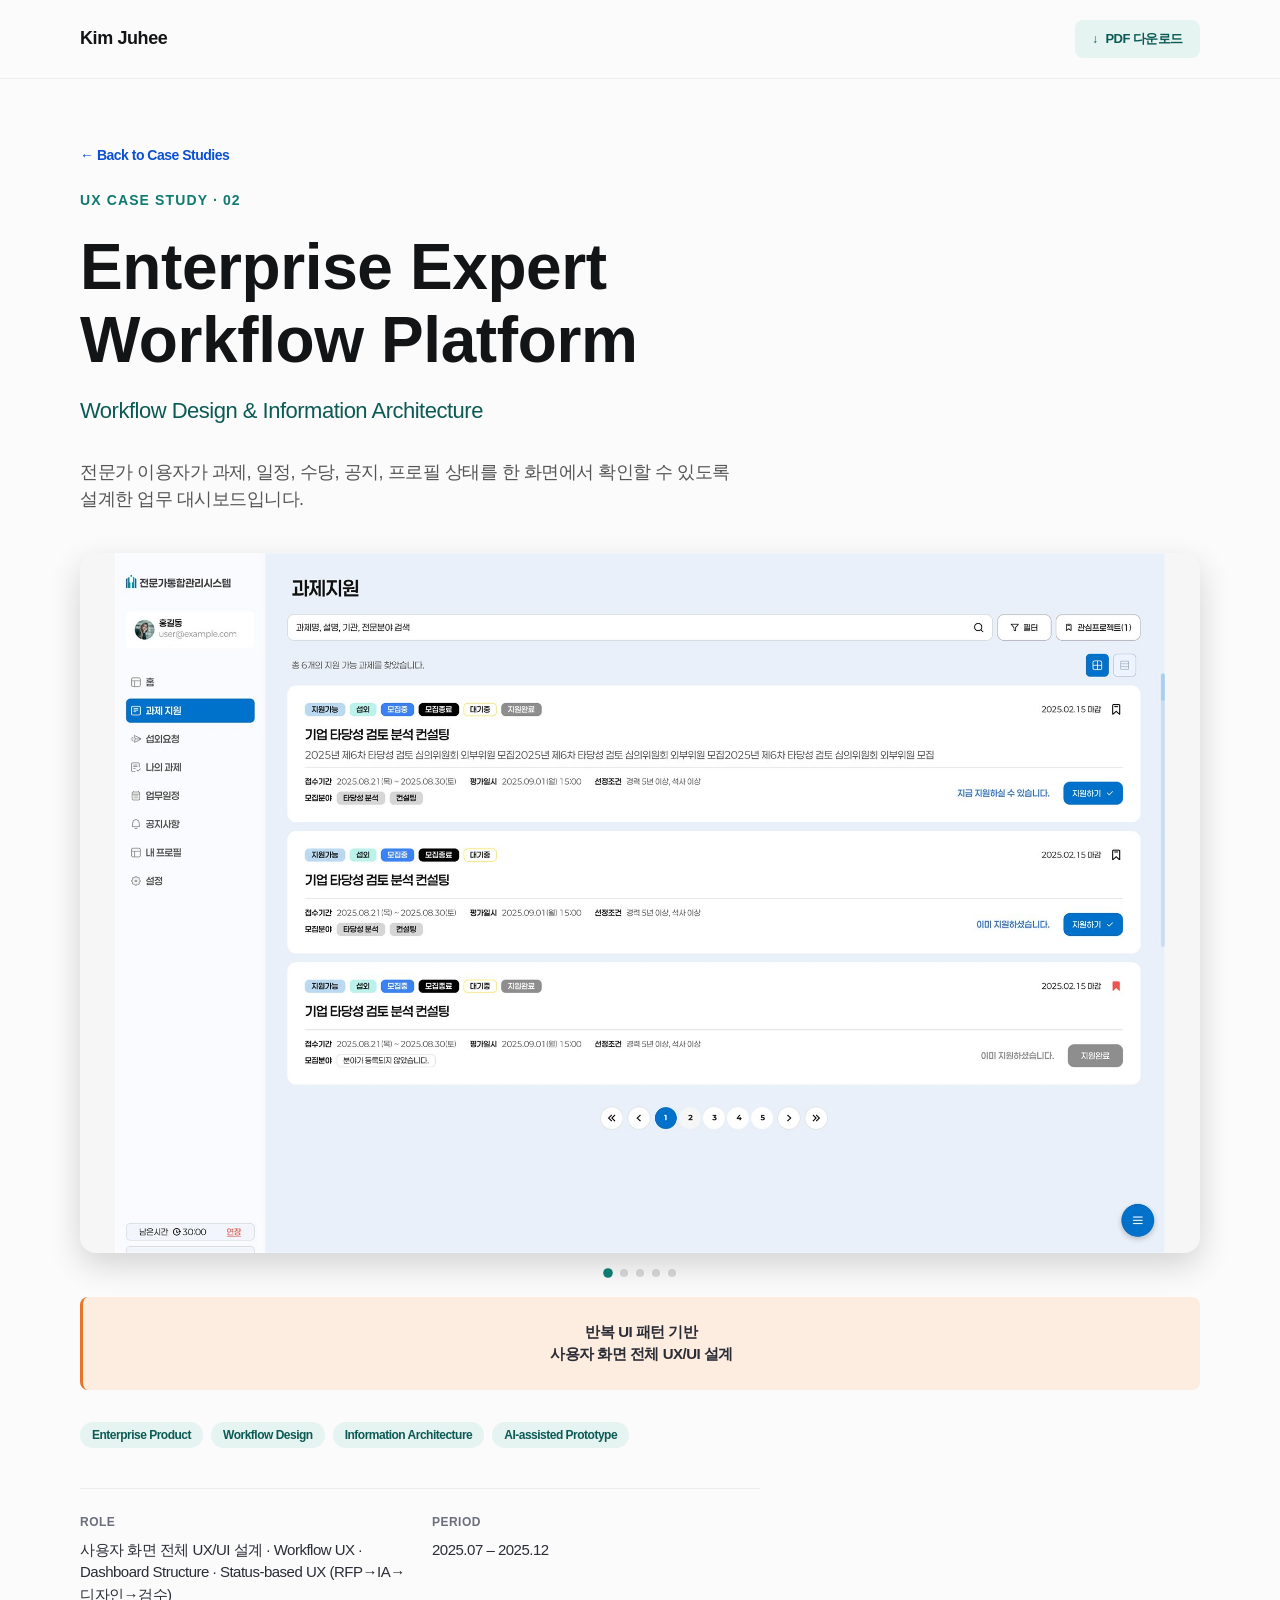
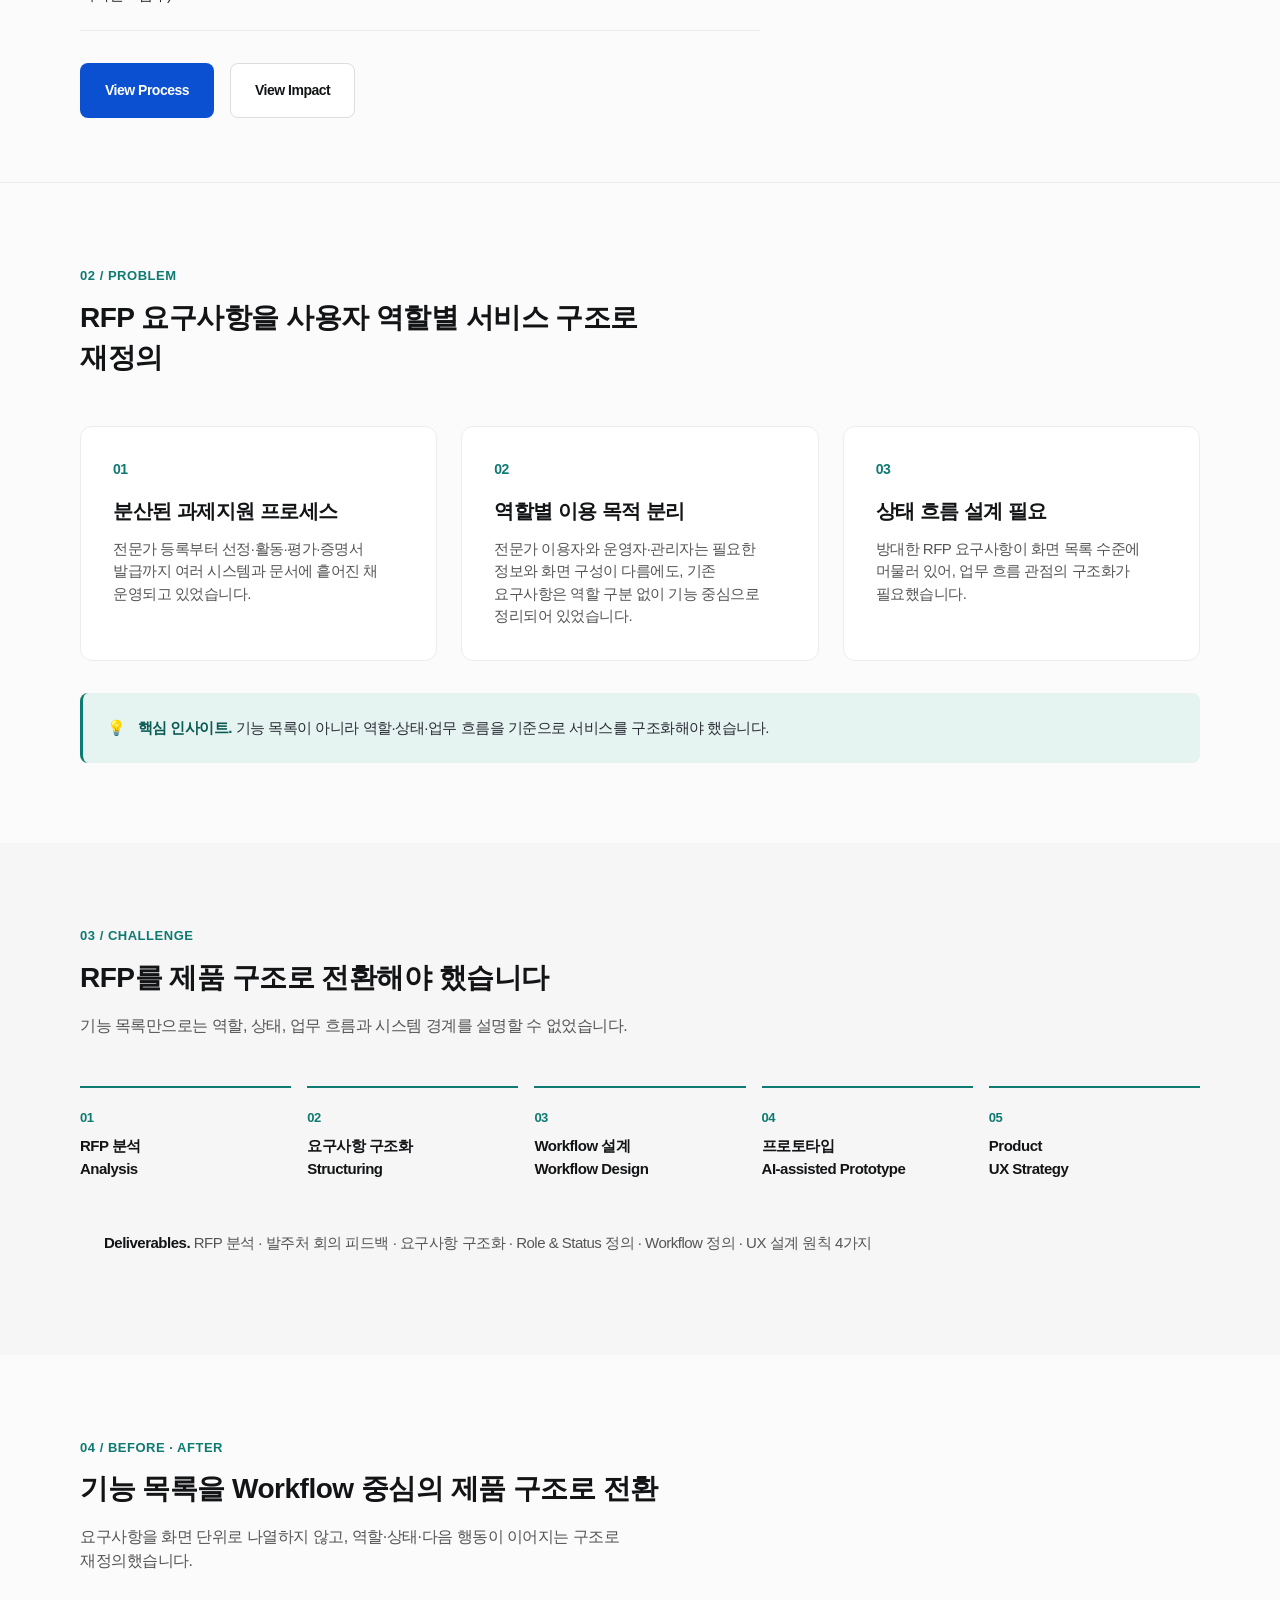
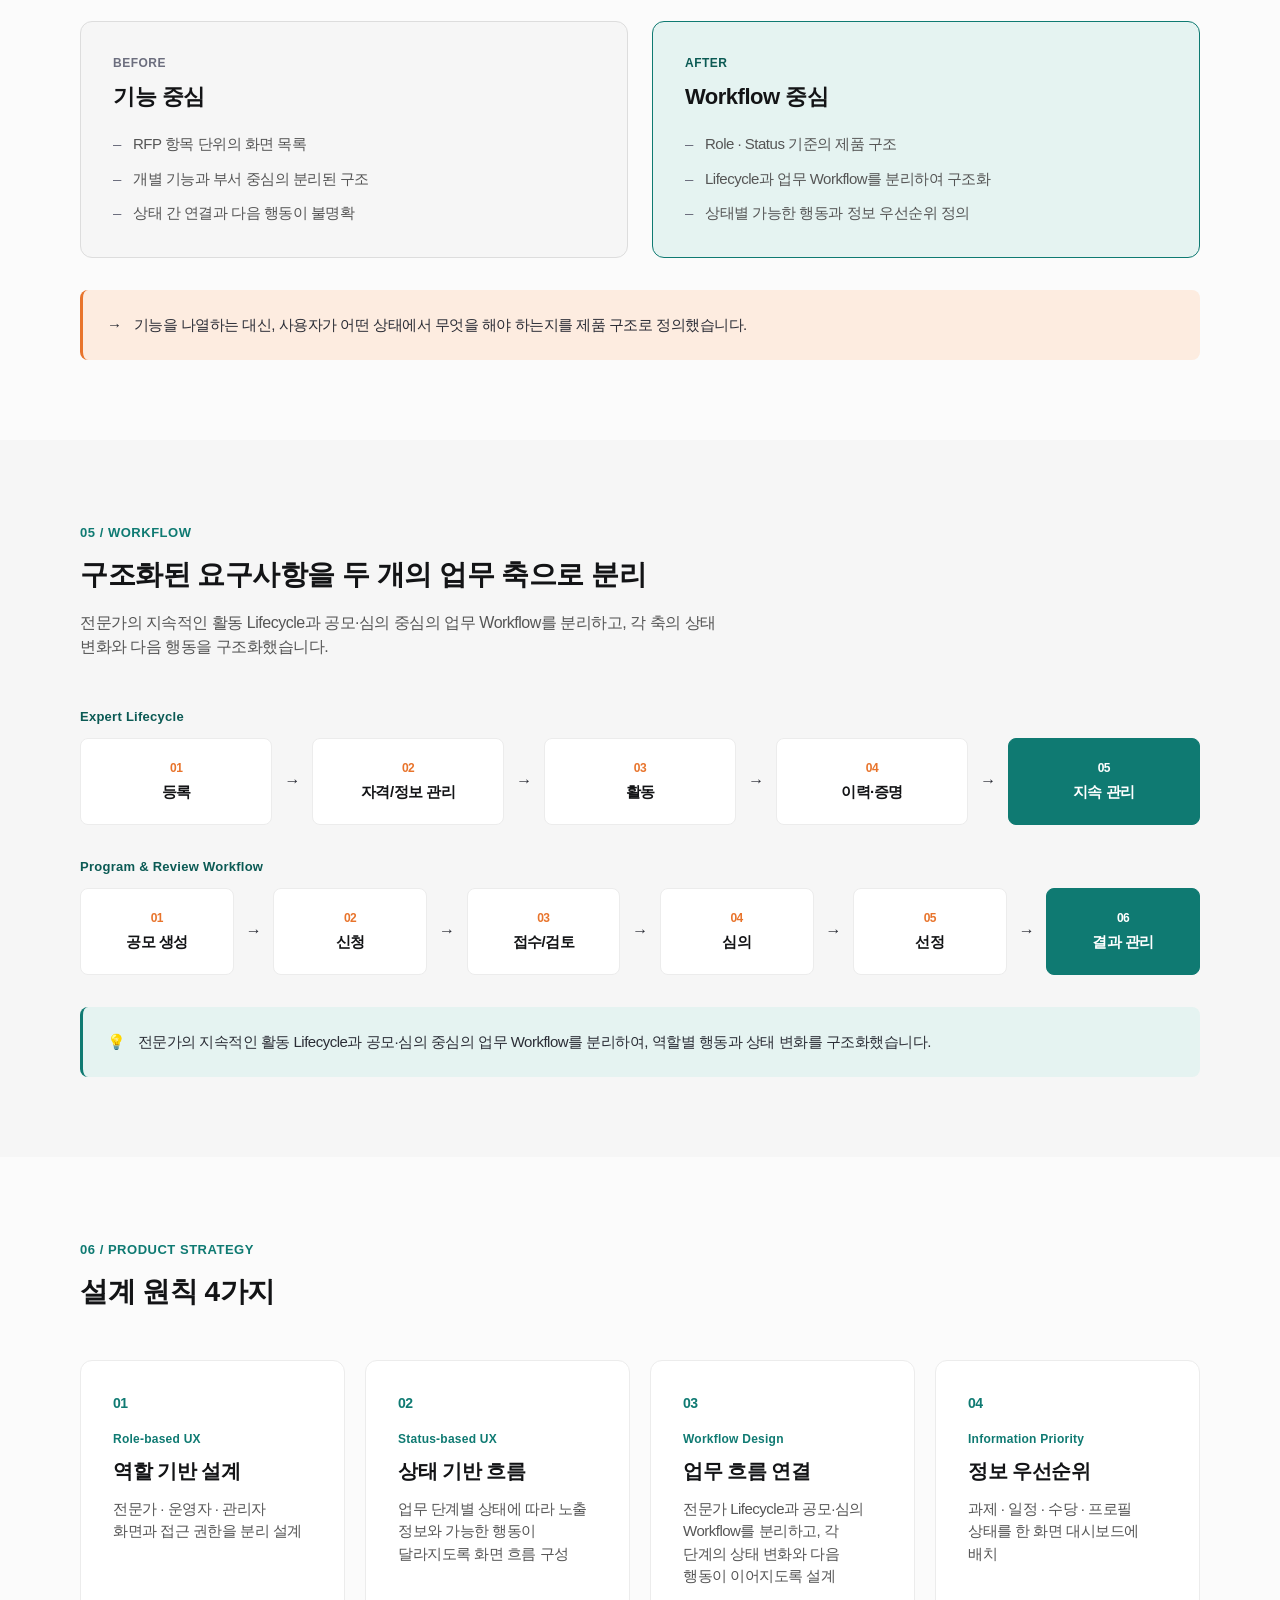
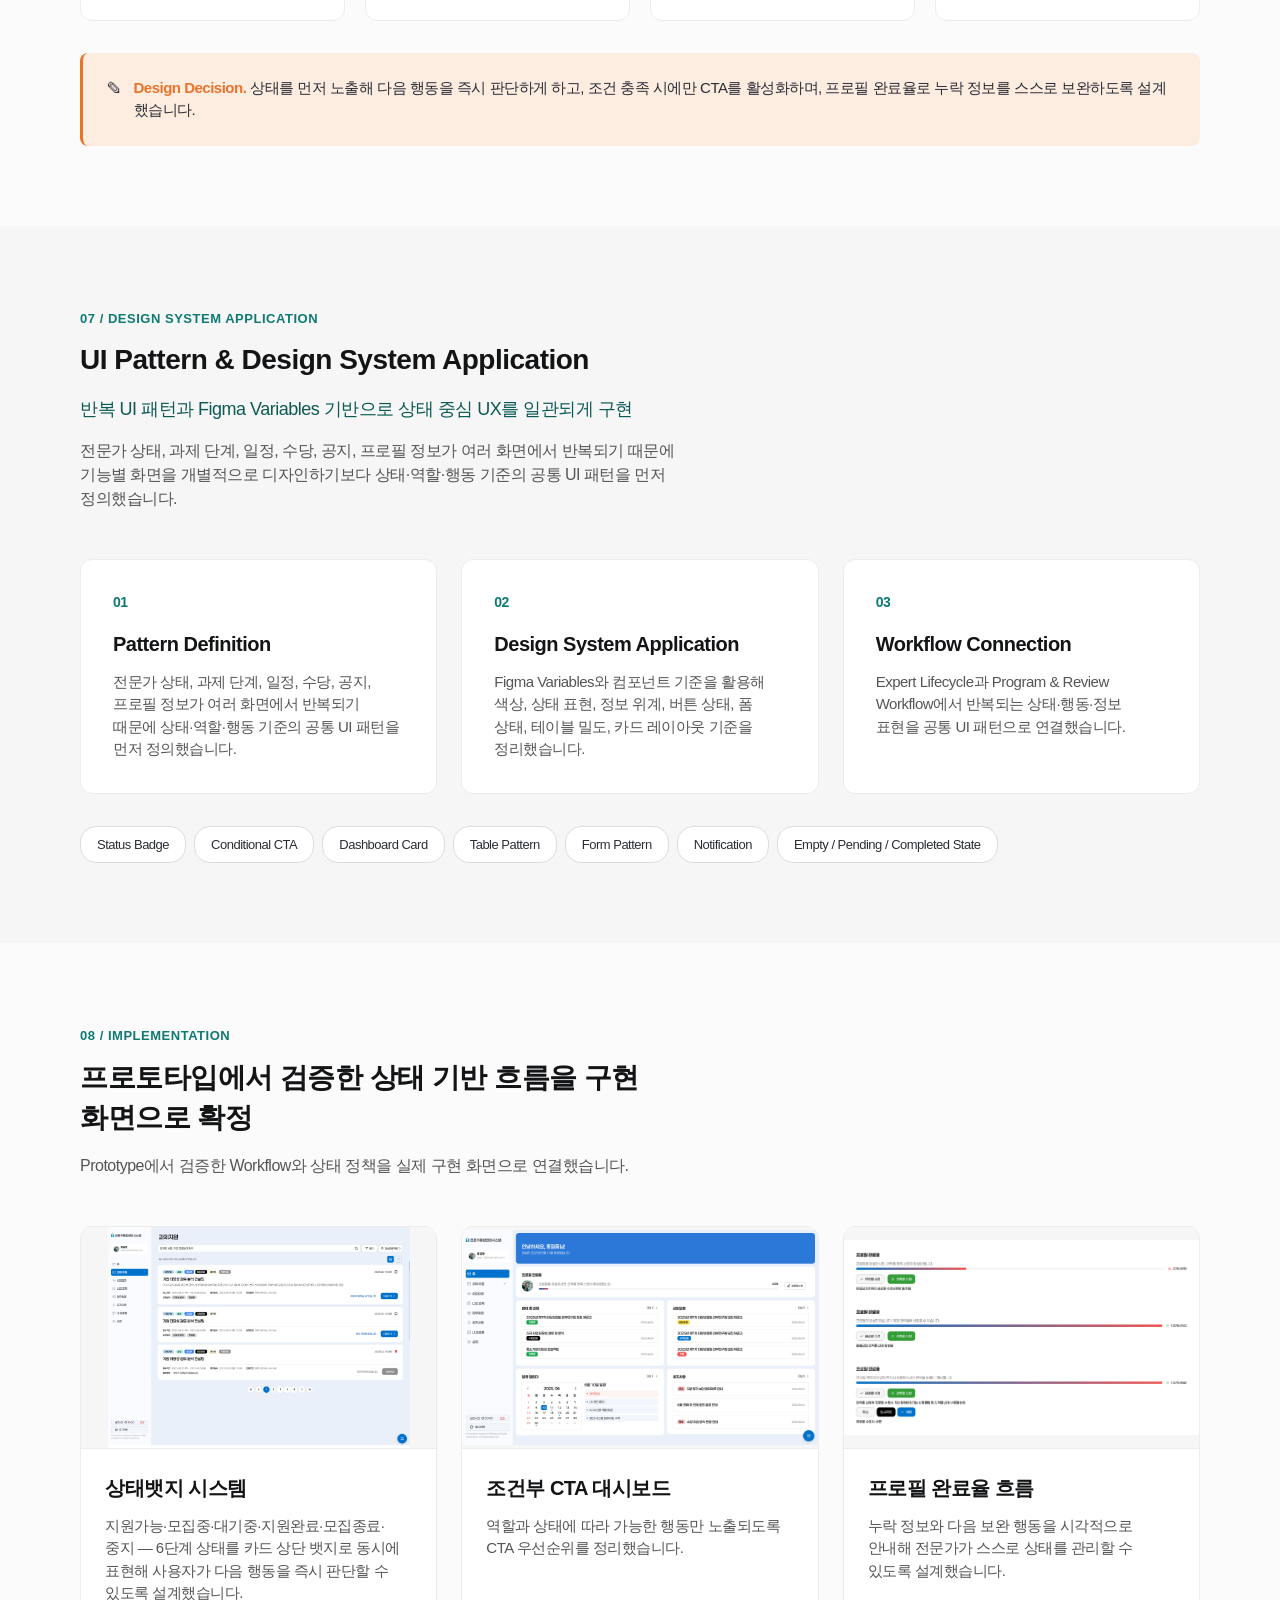
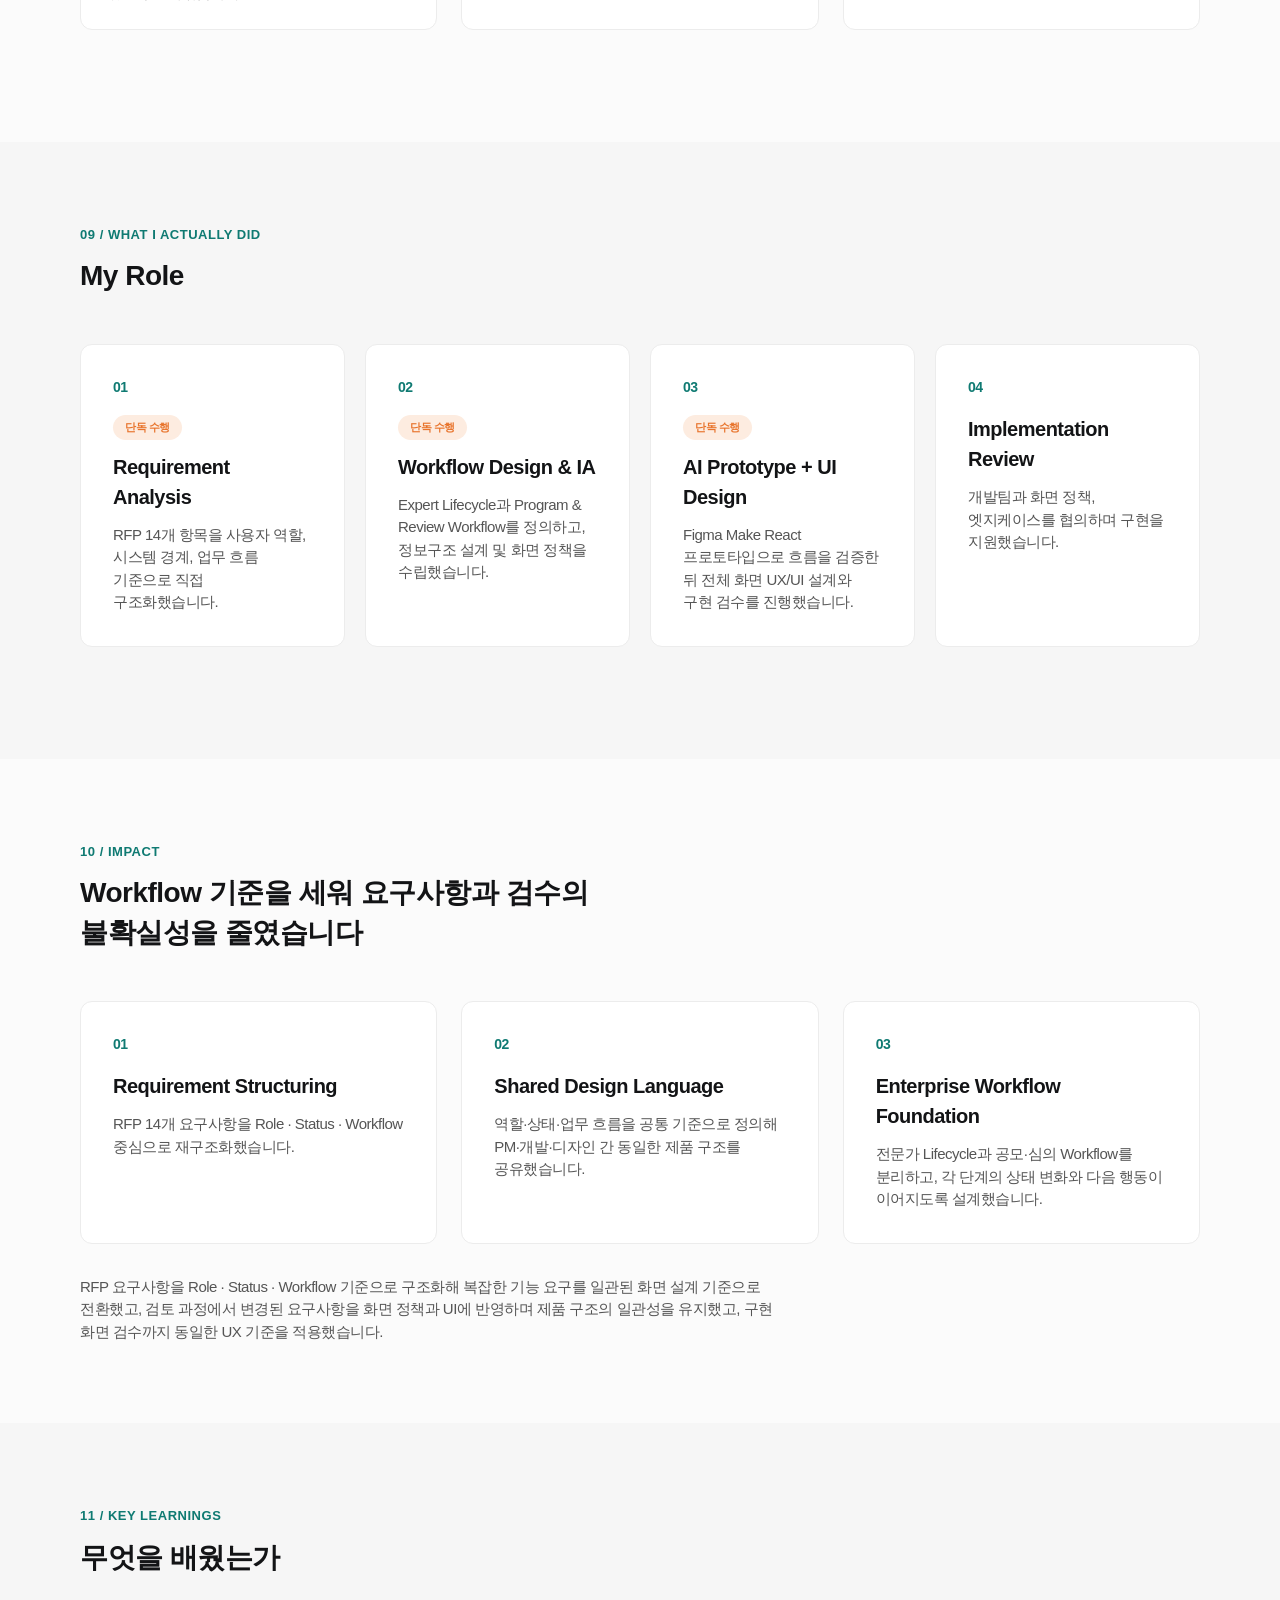
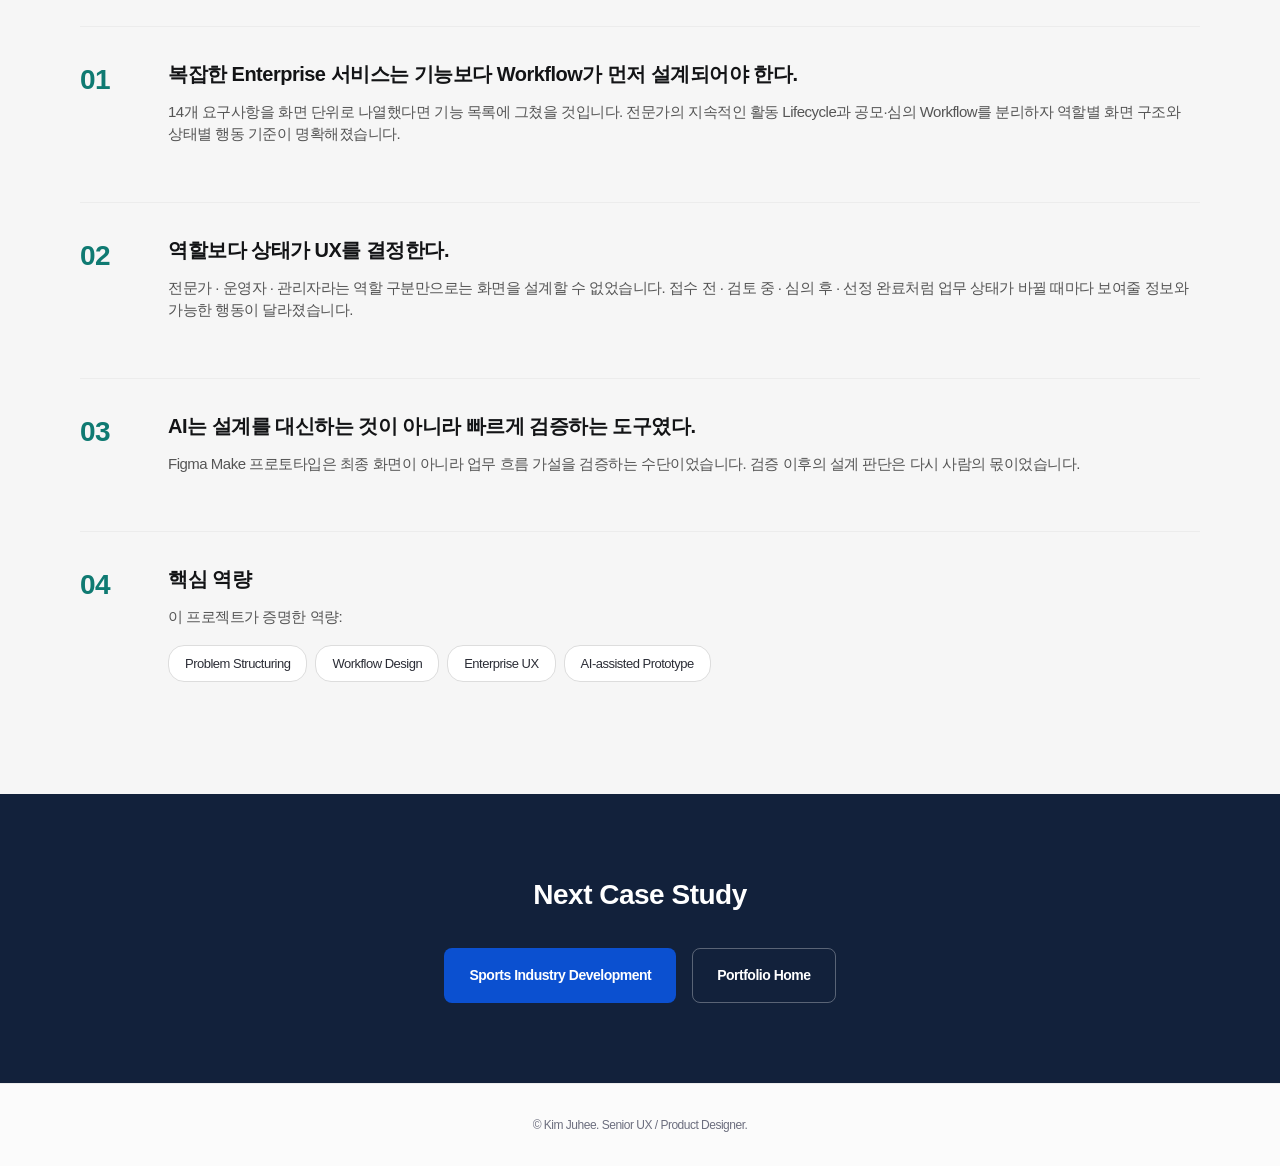
<file: cases/expert-workflow/index.html>
<!DOCTYPE html>
<html lang="ko">
<head>
<meta charset="UTF-8">
<meta name="viewport" content="width=device-width, initial-scale=1.0">
<title>Enterprise Expert Workflow Platform — Kim Juhee</title>
<meta name="description" content="RFP 요구사항을 역할·상태·업무 흐름 기준으로 재구조화하고 AI-assisted Prototype으로 검증한 Enterprise UX Case Study.">
<link rel="stylesheet" href="../../assets/css/style.css">
<link rel="stylesheet" href="../../assets/css/case-expert-workflow.css">
</head>
<body>
<header class="site-header">
  <div class="header-inner">
    <a href="../../index.html" class="logo">Kim Juhee</a>
    <a class="ewf-nav-pdf" href="../../assets/pdf/KimJuhee_Expert_Workflow_CaseStudy.pdf" download>PDF 다운로드</a>
  </div>
</header>

<main id="top">

  <!-- 1. Hero Section -->
  <section class="ewf-hero">
    <div class="ewf-hero-inner">
      <a href="../../index.html#case-studies" class="ewf-back">← Back to Case Studies</a>
      <p class="ewf-hero-label">UX Case Study · 02</p>
      <h1 class="ewf-hero-title">Enterprise Expert Workflow Platform</h1>
      <p class="ewf-hero-subtitle">Workflow Design &amp; Information Architecture</p>
      <p class="ewf-hero-desc">전문가 이용자가 과제, 일정, 수당, 공지, 프로필 상태를 한 화면에서 확인할 수 있도록 설계한 업무 대시보드입니다.</p>

      <div class="ewf-hero-slideshow" id="ewfHeroSlideshow">
        <div class="ewf-hero-slide-frame">
          <img src="../../assets/images/expert-workflow/과제검색목록.jpg" alt="지원가능·섭외·모집중·모집종료·대기중·지원완료 상태뱃지가 표시된 과제 검색 목록 화면" class="ewf-hero-slide is-active">
          <img src="../../assets/images/expert-workflow/신청폼-제안서평가위원.jpg" alt="제안서 평가위원 신청 폼 화면" class="ewf-hero-slide">
          <img src="../../assets/images/expert-workflow/신청폼-외부연구원.jpg" alt="타당성검토 외부연구원 신청 폼 화면" class="ewf-hero-slide">
          <img src="../../assets/images/expert-workflow/신청폼-심의위원.jpg" alt="타당성검토 심의위원 신청 폼 화면" class="ewf-hero-slide">
          <img src="../../assets/images/expert-workflow/신청폼-강사.jpg" alt="강사 신청 폼 화면" class="ewf-hero-slide">
        </div>
        <div class="ewf-hero-slide-dots">
          <button class="ewf-hero-slide-dot is-active" aria-label="1번 화면 보기"></button>
          <button class="ewf-hero-slide-dot" aria-label="2번 화면 보기"></button>
          <button class="ewf-hero-slide-dot" aria-label="3번 화면 보기"></button>
          <button class="ewf-hero-slide-dot" aria-label="4번 화면 보기"></button>
          <button class="ewf-hero-slide-dot" aria-label="5번 화면 보기"></button>
        </div>
      </div>

      <div class="ewf-bar is-orange ewf-hero-highlight">
        <span>반복 UI 패턴 기반<br>사용자 화면 전체 UX/UI 설계</span>
      </div>
      <ul class="ewf-tags">
        <li class="ewf-tag">Enterprise Product</li>
        <li class="ewf-tag">Workflow Design</li>
        <li class="ewf-tag">Information Architecture</li>
        <li class="ewf-tag">AI-assisted Prototype</li>
      </ul>
      <dl class="ewf-hero-meta">
        <div>
          <dt>Role</dt>
          <dd>사용자 화면 전체 UX/UI 설계 · Workflow UX · Dashboard Structure · Status-based UX (RFP→IA→디자인→검수)</dd>
        </div>
        <div>
          <dt>Period</dt>
          <dd>2025.07 – 2025.12</dd>
        </div>
      </dl>
      <div class="ewf-hero-cta">
        <a href="#challenge" class="btn btn-primary">View Process</a>
        <a href="#impact" class="btn btn-secondary">View Impact</a>
      </div>
    </div>
  </section>

  <!-- 2. Problem Section -->
  <section id="problem">
    <div class="section-inner">
      <div class="ewf-section-header">
        <p class="ewf-label">02 / Problem</p>
        <h2 class="ewf-title">RFP 요구사항을 사용자 역할별 서비스 구조로 재정의</h2>
      </div>

      <div class="ewf-card-grid-3">
        <article class="ewf-card">
          <p class="ewf-card-index">01</p>
          <h3 class="ewf-card-title">분산된 과제지원 프로세스</h3>
          <p class="ewf-card-desc">전문가 등록부터 선정·활동·평가·증명서 발급까지 여러 시스템과 문서에 흩어진 채 운영되고 있었습니다.</p>
        </article>
        <article class="ewf-card">
          <p class="ewf-card-index">02</p>
          <h3 class="ewf-card-title">역할별 이용 목적 분리</h3>
          <p class="ewf-card-desc">전문가 이용자와 운영자·관리자는 필요한 정보와 화면 구성이 다름에도, 기존 요구사항은 역할 구분 없이 기능 중심으로 정리되어 있었습니다.</p>
        </article>
        <article class="ewf-card">
          <p class="ewf-card-index">03</p>
          <h3 class="ewf-card-title">상태 흐름 설계 필요</h3>
          <p class="ewf-card-desc">방대한 RFP 요구사항이 화면 목록 수준에 머물러 있어, 업무 흐름 관점의 구조화가 필요했습니다.</p>
        </article>
      </div>

      <div class="ewf-bar">
        <span>&#128161;</span>
        <span><strong>핵심 인사이트.</strong> 기능 목록이 아니라 역할·상태·업무 흐름을 기준으로 서비스를 구조화해야 했습니다.</span>
      </div>
    </div>
  </section>

  <!-- 3. Challenge Section -->
  <section id="challenge" class="ewf-alt">
    <div class="section-inner">
      <div class="ewf-section-header">
        <p class="ewf-label">03 / Challenge</p>
        <h2 class="ewf-title">RFP를 제품 구조로 전환해야 했습니다</h2>
        <p class="ewf-desc">기능 목록만으로는 역할, 상태, 업무 흐름과 시스템 경계를 설명할 수 없었습니다.</p>
      </div>

      <div class="ewf-steps">
        <div class="ewf-step">
          <p class="ewf-step-index">01</p>
          <p class="ewf-step-label">RFP 분석<br>Analysis</p>
        </div>
        <div class="ewf-step">
          <p class="ewf-step-index">02</p>
          <p class="ewf-step-label">요구사항 구조화<br>Structuring</p>
        </div>
        <div class="ewf-step">
          <p class="ewf-step-index">03</p>
          <p class="ewf-step-label">Workflow 설계<br>Workflow Design</p>
        </div>
        <div class="ewf-step">
          <p class="ewf-step-index">04</p>
          <p class="ewf-step-label">프로토타입<br>AI-assisted Prototype</p>
        </div>
        <div class="ewf-step">
          <p class="ewf-step-index">05</p>
          <p class="ewf-step-label">Product<br>UX Strategy</p>
        </div>
      </div>

      <p class="ewf-deliverables"><strong>Deliverables.</strong> RFP 분석 · 발주처 회의 피드백 · 요구사항 구조화 · Role &amp; Status 정의 · Workflow 정의 · UX 설계 원칙 4가지</p>
    </div>
  </section>

  <!-- 4. Before / After Section -->
  <section id="before-after">
    <div class="section-inner">
      <div class="ewf-section-header">
        <p class="ewf-label">04 / Before · After</p>
        <h2 class="ewf-title">기능 목록을 Workflow 중심의 제품 구조로 전환</h2>
        <p class="ewf-desc">요구사항을 화면 단위로 나열하지 않고, 역할·상태·다음 행동이 이어지는 구조로 재정의했습니다.</p>
      </div>

      <div class="ewf-ba-grid">
        <div class="ewf-ba-card is-before">
          <p class="ewf-ba-eyebrow">Before</p>
          <h3 class="ewf-ba-title">기능 중심</h3>
          <ul class="ewf-ba-list">
            <li>RFP 항목 단위의 화면 목록</li>
            <li>개별 기능과 부서 중심의 분리된 구조</li>
            <li>상태 간 연결과 다음 행동이 불명확</li>
          </ul>
        </div>
        <div class="ewf-ba-card is-after">
          <p class="ewf-ba-eyebrow">After</p>
          <h3 class="ewf-ba-title">Workflow 중심</h3>
          <ul class="ewf-ba-list">
            <li>Role · Status 기준의 제품 구조</li>
            <li>Lifecycle과 업무 Workflow를 분리하여 구조화</li>
            <li>상태별 가능한 행동과 정보 우선순위 정의</li>
          </ul>
        </div>
      </div>

      <div class="ewf-bar is-orange">
        <span>&#8594;</span>
        <span>기능을 나열하는 대신, 사용자가 어떤 상태에서 무엇을 해야 하는지를 제품 구조로 정의했습니다.</span>
      </div>
    </div>
  </section>

  <!-- 5. Workflow Section -->
  <section id="workflow" class="ewf-alt">
    <div class="section-inner">
      <div class="ewf-section-header">
        <p class="ewf-label">05 / Workflow</p>
        <h2 class="ewf-title">구조화된 요구사항을 두 개의 업무 축으로 분리</h2>
        <p class="ewf-desc">전문가의 지속적인 활동 Lifecycle과 공모·심의 중심의 업무 Workflow를 분리하고,
각 축의 상태 변화와 다음 행동을 구조화했습니다.</p>
      </div>

      <p class="ewf-lifecycle-track-label">Expert Lifecycle</p>
      <div class="ewf-lifecycle">
        <div class="ewf-lifecycle-step"><p class="ewf-lifecycle-index">01</p><p class="ewf-lifecycle-label">등록</p></div>
        <div class="ewf-lifecycle-arrow">→</div>
        <div class="ewf-lifecycle-step"><p class="ewf-lifecycle-index">02</p><p class="ewf-lifecycle-label">자격/정보 관리</p></div>
        <div class="ewf-lifecycle-arrow">→</div>
        <div class="ewf-lifecycle-step"><p class="ewf-lifecycle-index">03</p><p class="ewf-lifecycle-label">활동</p></div>
        <div class="ewf-lifecycle-arrow">→</div>
        <div class="ewf-lifecycle-step"><p class="ewf-lifecycle-index">04</p><p class="ewf-lifecycle-label">이력·증명</p></div>
        <div class="ewf-lifecycle-arrow">→</div>
        <div class="ewf-lifecycle-step is-highlight"><p class="ewf-lifecycle-index">05</p><p class="ewf-lifecycle-label">지속 관리</p></div>
      </div>

      <p class="ewf-lifecycle-track-label">Program &amp; Review Workflow</p>
      <div class="ewf-lifecycle">
        <div class="ewf-lifecycle-step"><p class="ewf-lifecycle-index">01</p><p class="ewf-lifecycle-label">공모 생성</p></div>
        <div class="ewf-lifecycle-arrow">→</div>
        <div class="ewf-lifecycle-step"><p class="ewf-lifecycle-index">02</p><p class="ewf-lifecycle-label">신청</p></div>
        <div class="ewf-lifecycle-arrow">→</div>
        <div class="ewf-lifecycle-step"><p class="ewf-lifecycle-index">03</p><p class="ewf-lifecycle-label">접수/검토</p></div>
        <div class="ewf-lifecycle-arrow">→</div>
        <div class="ewf-lifecycle-step"><p class="ewf-lifecycle-index">04</p><p class="ewf-lifecycle-label">심의</p></div>
        <div class="ewf-lifecycle-arrow">→</div>
        <div class="ewf-lifecycle-step"><p class="ewf-lifecycle-index">05</p><p class="ewf-lifecycle-label">선정</p></div>
        <div class="ewf-lifecycle-arrow">→</div>
        <div class="ewf-lifecycle-step is-highlight"><p class="ewf-lifecycle-index">06</p><p class="ewf-lifecycle-label">결과 관리</p></div>
      </div>

      <div class="ewf-bar">
        <span>&#128161;</span>
        <span>전문가의 지속적인 활동 Lifecycle과 공모·심의 중심의 업무 Workflow를 분리하여, 역할별 행동과 상태 변화를 구조화했습니다.</span>
      </div>
    </div>
  </section>

  <!-- 6. Product Strategy Section -->
  <section id="strategy">
    <div class="section-inner">
      <div class="ewf-section-header">
        <p class="ewf-label">06 / Product Strategy</p>
        <h2 class="ewf-title">설계 원칙 4가지</h2>
      </div>

      <div class="ewf-card-grid-4">
        <article class="ewf-card">
          <p class="ewf-card-index">01</p>
          <p class="ewf-card-subtitle">Role-based UX</p>
          <h3 class="ewf-card-title">역할 기반 설계</h3>
          <p class="ewf-card-desc">전문가 · 운영자 · 관리자 화면과 접근 권한을 분리 설계</p>
        </article>
        <article class="ewf-card">
          <p class="ewf-card-index">02</p>
          <p class="ewf-card-subtitle">Status-based UX</p>
          <h3 class="ewf-card-title">상태 기반 흐름</h3>
          <p class="ewf-card-desc">업무 단계별 상태에 따라 노출 정보와 가능한 행동이 달라지도록 화면 흐름 구성</p>
        </article>
        <article class="ewf-card">
          <p class="ewf-card-index">03</p>
          <p class="ewf-card-subtitle">Workflow Design</p>
          <h3 class="ewf-card-title">업무 흐름 연결</h3>
          <p class="ewf-card-desc">전문가 Lifecycle과 공모·심의 Workflow를 분리하고, 각 단계의 상태 변화와 다음 행동이 이어지도록 설계</p>
        </article>
        <article class="ewf-card">
          <p class="ewf-card-index">04</p>
          <p class="ewf-card-subtitle">Information Priority</p>
          <h3 class="ewf-card-title">정보 우선순위</h3>
          <p class="ewf-card-desc">과제 · 일정 · 수당 · 프로필 상태를 한 화면 대시보드에 배치</p>
        </article>
      </div>

      <div class="ewf-bar is-orange">
        <span>&#9998;</span>
        <span><strong>Design Decision.</strong> 상태를 먼저 노출해 다음 행동을 즉시 판단하게 하고, 조건 충족 시에만 CTA를 활성화하며, 프로필 완료율로 누락 정보를 스스로 보완하도록 설계했습니다.</span>
      </div>
    </div>
  </section>

  <!-- 7. UI Pattern & Design System Application Section -->
  <section id="pattern" class="ewf-alt">
    <div class="section-inner">
      <div class="ewf-section-header">
        <p class="ewf-label">07 / Design System Application</p>
        <h2 class="ewf-title">UI Pattern &amp; Design System Application</h2>
        <p class="ewf-hero-subtitle" style="font-size: var(--fs-heading4); margin-bottom: var(--spacing-16);">반복 UI 패턴과 Figma Variables 기반으로 상태 중심 UX를 일관되게 구현</p>
        <p class="ewf-desc">전문가 상태, 과제 단계, 일정, 수당, 공지, 프로필 정보가 여러 화면에서 반복되기 때문에
기능별 화면을 개별적으로 디자인하기보다 상태·역할·행동 기준의 공통 UI 패턴을 먼저 정의했습니다.</p>
      </div>

      <div class="ewf-card-grid-3">
        <article class="ewf-card">
          <p class="ewf-card-index">01</p>
          <h3 class="ewf-card-title">Pattern Definition</h3>
          <p class="ewf-card-desc">전문가 상태, 과제 단계, 일정, 수당, 공지, 프로필 정보가 여러 화면에서 반복되기 때문에 상태·역할·행동 기준의 공통 UI 패턴을 먼저 정의했습니다.</p>
        </article>
        <article class="ewf-card">
          <p class="ewf-card-index">02</p>
          <h3 class="ewf-card-title">Design System Application</h3>
          <p class="ewf-card-desc">Figma Variables와 컴포넌트 기준을 활용해 색상, 상태 표현, 정보 위계, 버튼 상태, 폼 상태, 테이블 밀도, 카드 레이아웃 기준을 정리했습니다.</p>
        </article>
        <article class="ewf-card">
          <p class="ewf-card-index">03</p>
          <h3 class="ewf-card-title">Workflow Connection</h3>
          <p class="ewf-card-desc">Expert Lifecycle과 Program &amp; Review Workflow에서 반복되는 상태·행동·정보 표현을 공통 UI 패턴으로 연결했습니다.</p>
        </article>
      </div>

      <ul class="ewf-chip-list">
        <li class="ewf-chip">Status Badge</li>
        <li class="ewf-chip">Conditional CTA</li>
        <li class="ewf-chip">Dashboard Card</li>
        <li class="ewf-chip">Table Pattern</li>
        <li class="ewf-chip">Form Pattern</li>
        <li class="ewf-chip">Notification</li>
        <li class="ewf-chip">Empty / Pending / Completed State</li>
      </ul>
    </div>
  </section>

  <!-- 8. Implementation Section -->
  <section id="implementation">
    <div class="section-inner">
      <div class="ewf-section-header">
        <p class="ewf-label">08 / Implementation</p>
        <h2 class="ewf-title">프로토타입에서 검증한 상태 기반 흐름을 구현 화면으로 확정</h2>
        <p class="ewf-desc">Prototype에서 검증한 Workflow와 상태 정책을 실제 구현 화면으로 연결했습니다.</p>
      </div>

      <div class="ewf-card-grid-3">
        <article class="ewf-screen-card">
          <img class="ewf-screen-img" src="../../assets/images/expert-workflow/상태뱃지.png" alt="과제지원 화면 상단에 지원가능·섭외·모집중·모집종료·대기중·지원완료 상태뱃지가 동시에 표시된 스크린샷">
          <div class="ewf-screen-body">
            <h3 class="ewf-card-title">상태뱃지 시스템</h3>
            <p class="ewf-card-desc">지원가능·모집중·대기중·지원완료·모집종료·중지 — 6단계 상태를 카드 상단 뱃지로 동시에 표현해 사용자가 다음 행동을 즉시 판단할 수 있도록 설계했습니다.</p>
          </div>
        </article>
        <article class="ewf-screen-card">
          <img class="ewf-screen-img" src="../../assets/images/expert-workflow/대시보드.png" alt="참여 중 과제, 섭외요청, 일정 캘린더, 공지사항을 한 화면에 배치한 홈 대시보드 스크린샷">
          <div class="ewf-screen-body">
            <h3 class="ewf-card-title">조건부 CTA 대시보드</h3>
            <p class="ewf-card-desc">역할과 상태에 따라 가능한 행동만 노출되도록 CTA 우선순위를 정리했습니다.</p>
          </div>
        </article>
        <article class="ewf-screen-card">
          <img class="ewf-screen-img" src="../../assets/images/expert-workflow/프로필완료율상태.png" alt="프로필 완료율 20%, 100%, 재제출 필요 상태에 따라 버튼 활성화가 달라지는 흐름 스크린샷">
          <div class="ewf-screen-body">
            <h3 class="ewf-card-title">프로필 완료율 흐름</h3>
            <p class="ewf-card-desc">누락 정보와 다음 보완 행동을 시각적으로 안내해 전문가가 스스로 상태를 관리할 수 있도록 설계했습니다.</p>
          </div>
        </article>
      </div>
    </div>
  </section>

  <!-- 9. My Role Section -->
  <section id="role" class="ewf-alt">
    <div class="section-inner">
      <div class="ewf-section-header">
        <p class="ewf-label">09 / What I Actually Did</p>
        <h2 class="ewf-title">My Role</h2>
      </div>

      <div class="ewf-card-grid-4">
        <article class="ewf-card">
          <p class="ewf-card-index">01</p>
          <p class="ewf-role-tag">단독 수행</p>
          <h3 class="ewf-card-title">Requirement Analysis</h3>
          <p class="ewf-card-desc">RFP 14개 항목을 사용자 역할, 시스템 경계, 업무 흐름 기준으로 직접 구조화했습니다.</p>
        </article>
        <article class="ewf-card">
          <p class="ewf-card-index">02</p>
          <p class="ewf-role-tag">단독 수행</p>
          <h3 class="ewf-card-title">Workflow Design &amp; IA</h3>
          <p class="ewf-card-desc">Expert Lifecycle과 Program &amp; Review Workflow를 정의하고, 정보구조 설계 및 화면 정책을 수립했습니다.</p>
        </article>
        <article class="ewf-card">
          <p class="ewf-card-index">03</p>
          <p class="ewf-role-tag">단독 수행</p>
          <h3 class="ewf-card-title">AI Prototype + UI Design</h3>
          <p class="ewf-card-desc">Figma Make React 프로토타입으로 흐름을 검증한 뒤 전체 화면 UX/UI 설계와 구현 검수를 진행했습니다.</p>
        </article>
        <article class="ewf-card">
          <p class="ewf-card-index">04</p>
          <h3 class="ewf-card-title">Implementation Review</h3>
          <p class="ewf-card-desc">개발팀과 화면 정책, 엣지케이스를 협의하며 구현을 지원했습니다.</p>
        </article>
      </div>
    </div>
  </section>

  <!-- 10. Impact Section -->
  <section id="impact">
    <div class="section-inner">
      <div class="ewf-section-header">
        <p class="ewf-label">10 / Impact</p>
        <h2 class="ewf-title">Workflow 기준을 세워 요구사항과 검수의 불확실성을 줄였습니다</h2>
      </div>

      <div class="ewf-card-grid-3">
        <article class="ewf-card">
          <p class="ewf-card-index">01</p>
          <h3 class="ewf-card-title">Requirement Structuring</h3>
          <p class="ewf-card-desc">RFP 14개 요구사항을 Role · Status · Workflow 중심으로 재구조화했습니다.</p>
        </article>
        <article class="ewf-card">
          <p class="ewf-card-index">02</p>
          <h3 class="ewf-card-title">Shared Design Language</h3>
          <p class="ewf-card-desc">역할·상태·업무 흐름을 공통 기준으로 정의해 PM·개발·디자인 간 동일한 제품 구조를 공유했습니다.</p>
        </article>
        <article class="ewf-card">
          <p class="ewf-card-index">03</p>
          <h3 class="ewf-card-title">Enterprise Workflow Foundation</h3>
          <p class="ewf-card-desc">전문가 Lifecycle과 공모·심의 Workflow를 분리하고, 각 단계의 상태 변화와 다음 행동이 이어지도록 설계했습니다.</p>
        </article>
      </div>

      <div class="ewf-impact-detail">
        <p>RFP 요구사항을 Role · Status · Workflow 기준으로 구조화해 복잡한 기능 요구를 일관된 화면 설계 기준으로 전환했고, 검토 과정에서 변경된 요구사항을 화면 정책과 UI에 반영하며 제품 구조의 일관성을 유지했고, 구현 화면 검수까지 동일한 UX 기준을 적용했습니다.</p>
      </div>
    </div>
  </section>

  <!-- 11. Key Learnings Section -->
  <section id="learnings" class="ewf-alt">
    <div class="section-inner">
      <div class="ewf-section-header">
        <p class="ewf-label">11 / Key Learnings</p>
        <h2 class="ewf-title">무엇을 배웠는가</h2>
      </div>

      <div class="ewf-learning-list">
        <div class="ewf-learning-card">
          <p class="ewf-learning-index">01</p>
          <div>
            <p class="ewf-learning-lead">복잡한 Enterprise 서비스는 기능보다 Workflow가 먼저 설계되어야 한다.</p>
            <p class="ewf-learning-body">14개 요구사항을 화면 단위로 나열했다면 기능 목록에 그쳤을 것입니다. 전문가의 지속적인 활동 Lifecycle과 공모·심의 Workflow를 분리하자 역할별 화면 구조와 상태별 행동 기준이 명확해졌습니다.</p>
          </div>
        </div>
        <div class="ewf-learning-card">
          <p class="ewf-learning-index">02</p>
          <div>
            <p class="ewf-learning-lead">역할보다 상태가 UX를 결정한다.</p>
            <p class="ewf-learning-body">전문가 · 운영자 · 관리자라는 역할 구분만으로는 화면을 설계할 수 없었습니다. 접수 전 · 검토 중 · 심의 후 · 선정 완료처럼 업무 상태가 바뀔 때마다 보여줄 정보와 가능한 행동이 달라졌습니다.</p>
          </div>
        </div>
        <div class="ewf-learning-card">
          <p class="ewf-learning-index">03</p>
          <div>
            <p class="ewf-learning-lead">AI는 설계를 대신하는 것이 아니라 빠르게 검증하는 도구였다.</p>
            <p class="ewf-learning-body">Figma Make 프로토타입은 최종 화면이 아니라 업무 흐름 가설을 검증하는 수단이었습니다. 검증 이후의 설계 판단은 다시 사람의 몫이었습니다.</p>
          </div>
        </div>
        <div class="ewf-learning-card">
          <p class="ewf-learning-index">04</p>
          <div>
            <p class="ewf-learning-lead">핵심 역량</p>
            <p class="ewf-learning-body" style="margin-bottom: var(--spacing-16);">이 프로젝트가 증명한 역량:</p>
            <ul class="ewf-chip-list">
              <li class="ewf-chip">Problem Structuring</li>
              <li class="ewf-chip">Workflow Design</li>
              <li class="ewf-chip">Enterprise UX</li>
              <li class="ewf-chip">AI-assisted Prototype</li>
            </ul>
          </div>
        </div>
      </div>
    </div>
  </section>

  <!-- 12. Next Case CTA -->
  <section class="ewf-next">
    <div class="section-inner">
      <h2 class="ewf-next-title">Next Case Study</h2>
      <div class="ewf-next-links">
        <a href="../sports-industry/index.html" class="btn btn-primary">Sports Industry Development</a>
        <a href="../../index.html" class="btn btn-secondary" style="background: transparent; color: var(--color-text-inverse); border-color: rgba(255,255,255,0.3);">Portfolio Home</a>
      </div>
    </div>
  </section>

</main>

<footer class="site-footer">
  <p>&copy; Kim Juhee. Senior UX / Product Designer.</p>
</footer>

<a href="#top" class="ewf-back-to-top" aria-label="맨 위로">↑</a>

<script>
  const backToTop = document.querySelector('.ewf-back-to-top');
  window.addEventListener('scroll', () => {
    backToTop.classList.toggle('visible', window.scrollY > 600);
  });

  const heroSlideshow = document.getElementById('ewfHeroSlideshow');
  if (heroSlideshow) {
    const slides = heroSlideshow.querySelectorAll('.ewf-hero-slide');
    const dots = heroSlideshow.querySelectorAll('.ewf-hero-slide-dot');
    let activeIndex = 0;
    let timer;

    const showSlide = (index) => {
      slides[activeIndex].classList.remove('is-active');
      dots[activeIndex].classList.remove('is-active');
      activeIndex = index;
      slides[activeIndex].classList.add('is-active');
      dots[activeIndex].classList.add('is-active');
    };

    const startTimer = () => {
      clearInterval(timer);
      timer = setInterval(() => showSlide((activeIndex + 1) % slides.length), 4000);
    };

    dots.forEach((dot, index) => {
      dot.addEventListener('click', () => {
        showSlide(index);
        startTimer();
      });
    });

    startTimer();
  }
</script>
</body>
</html>
</file>
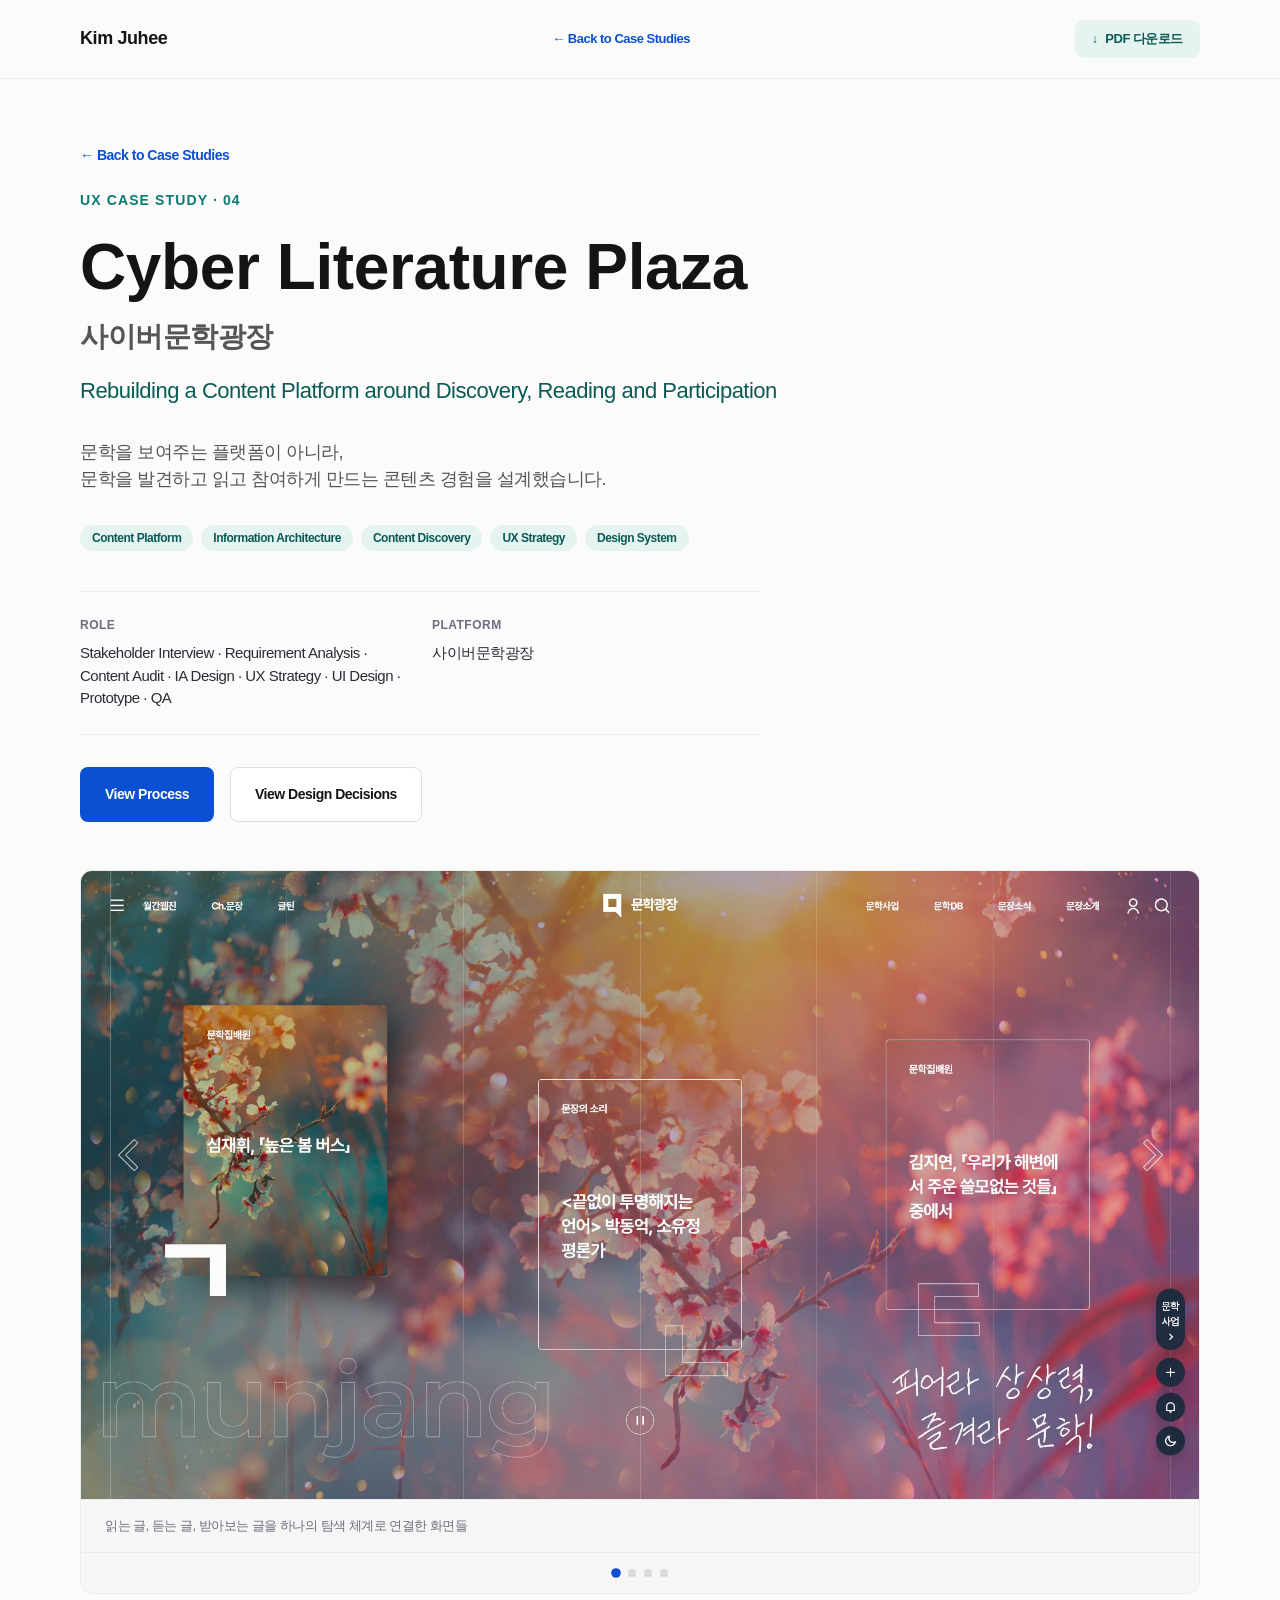
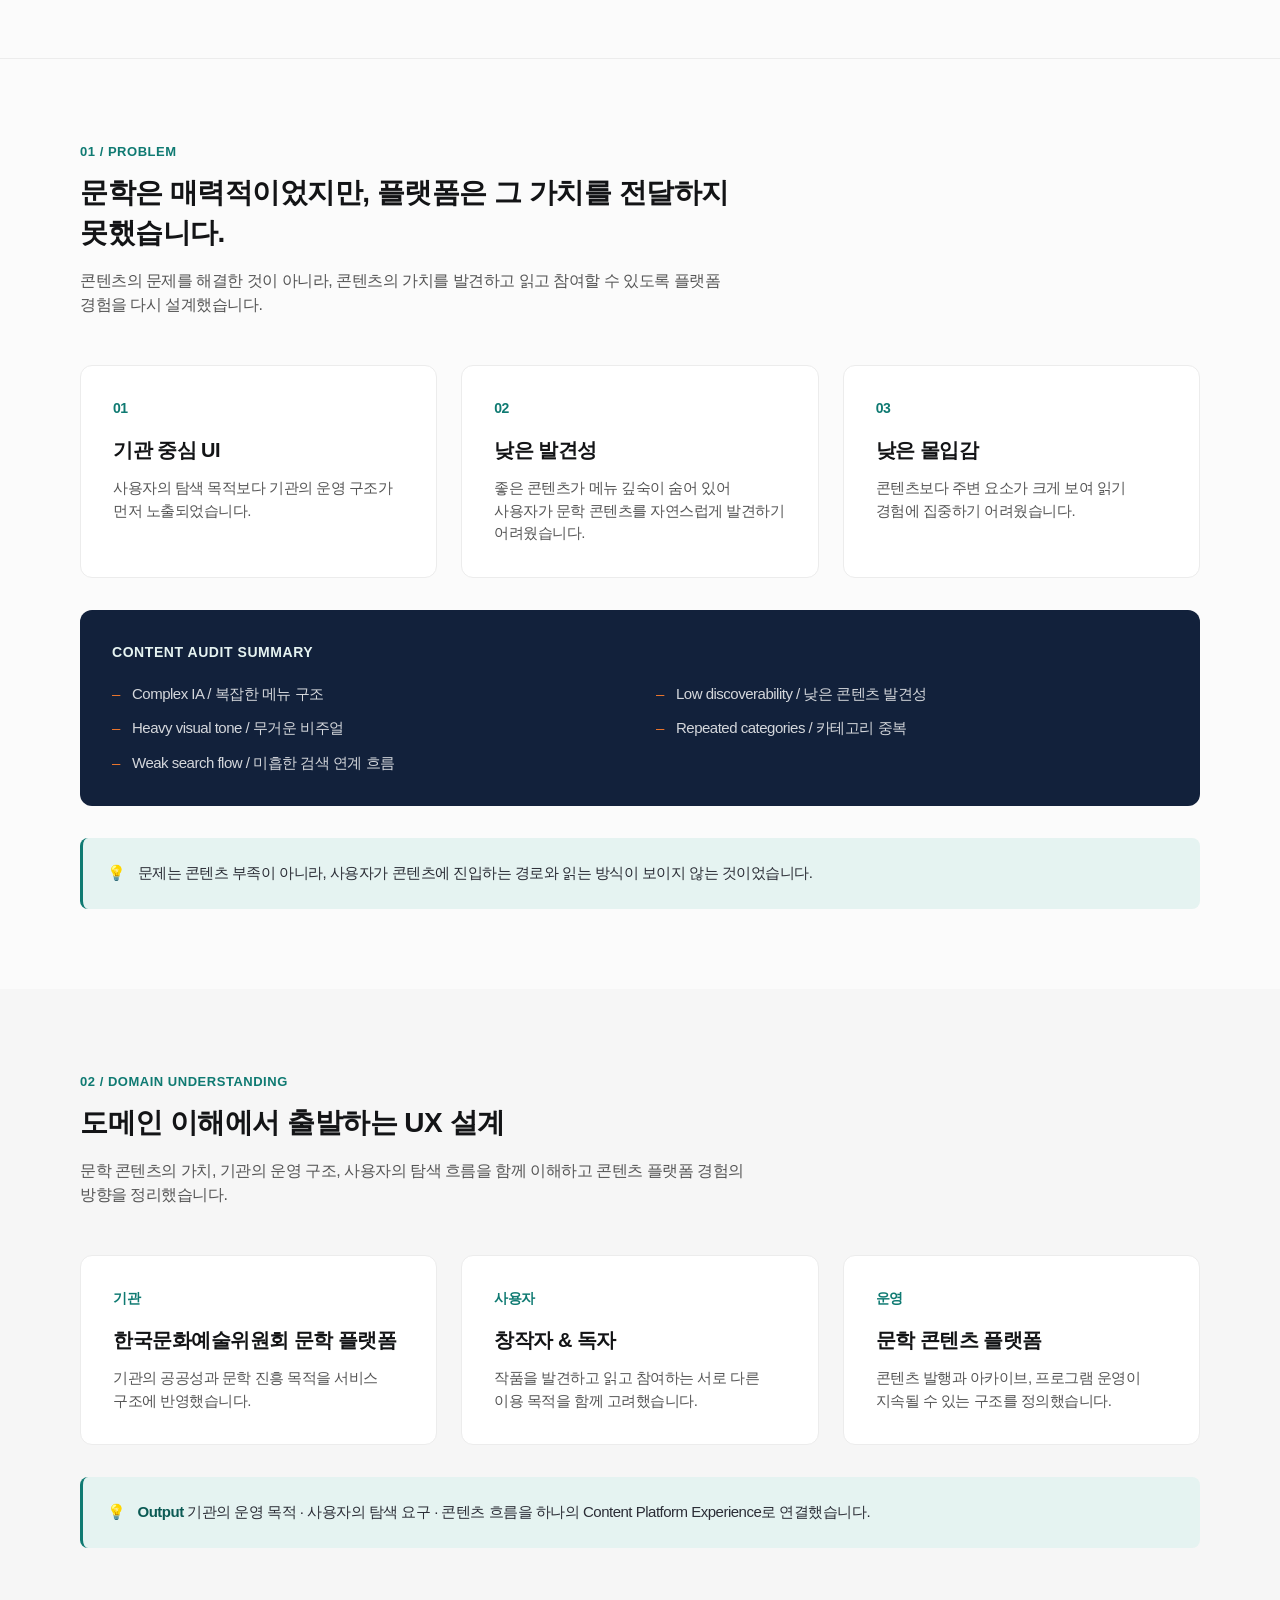
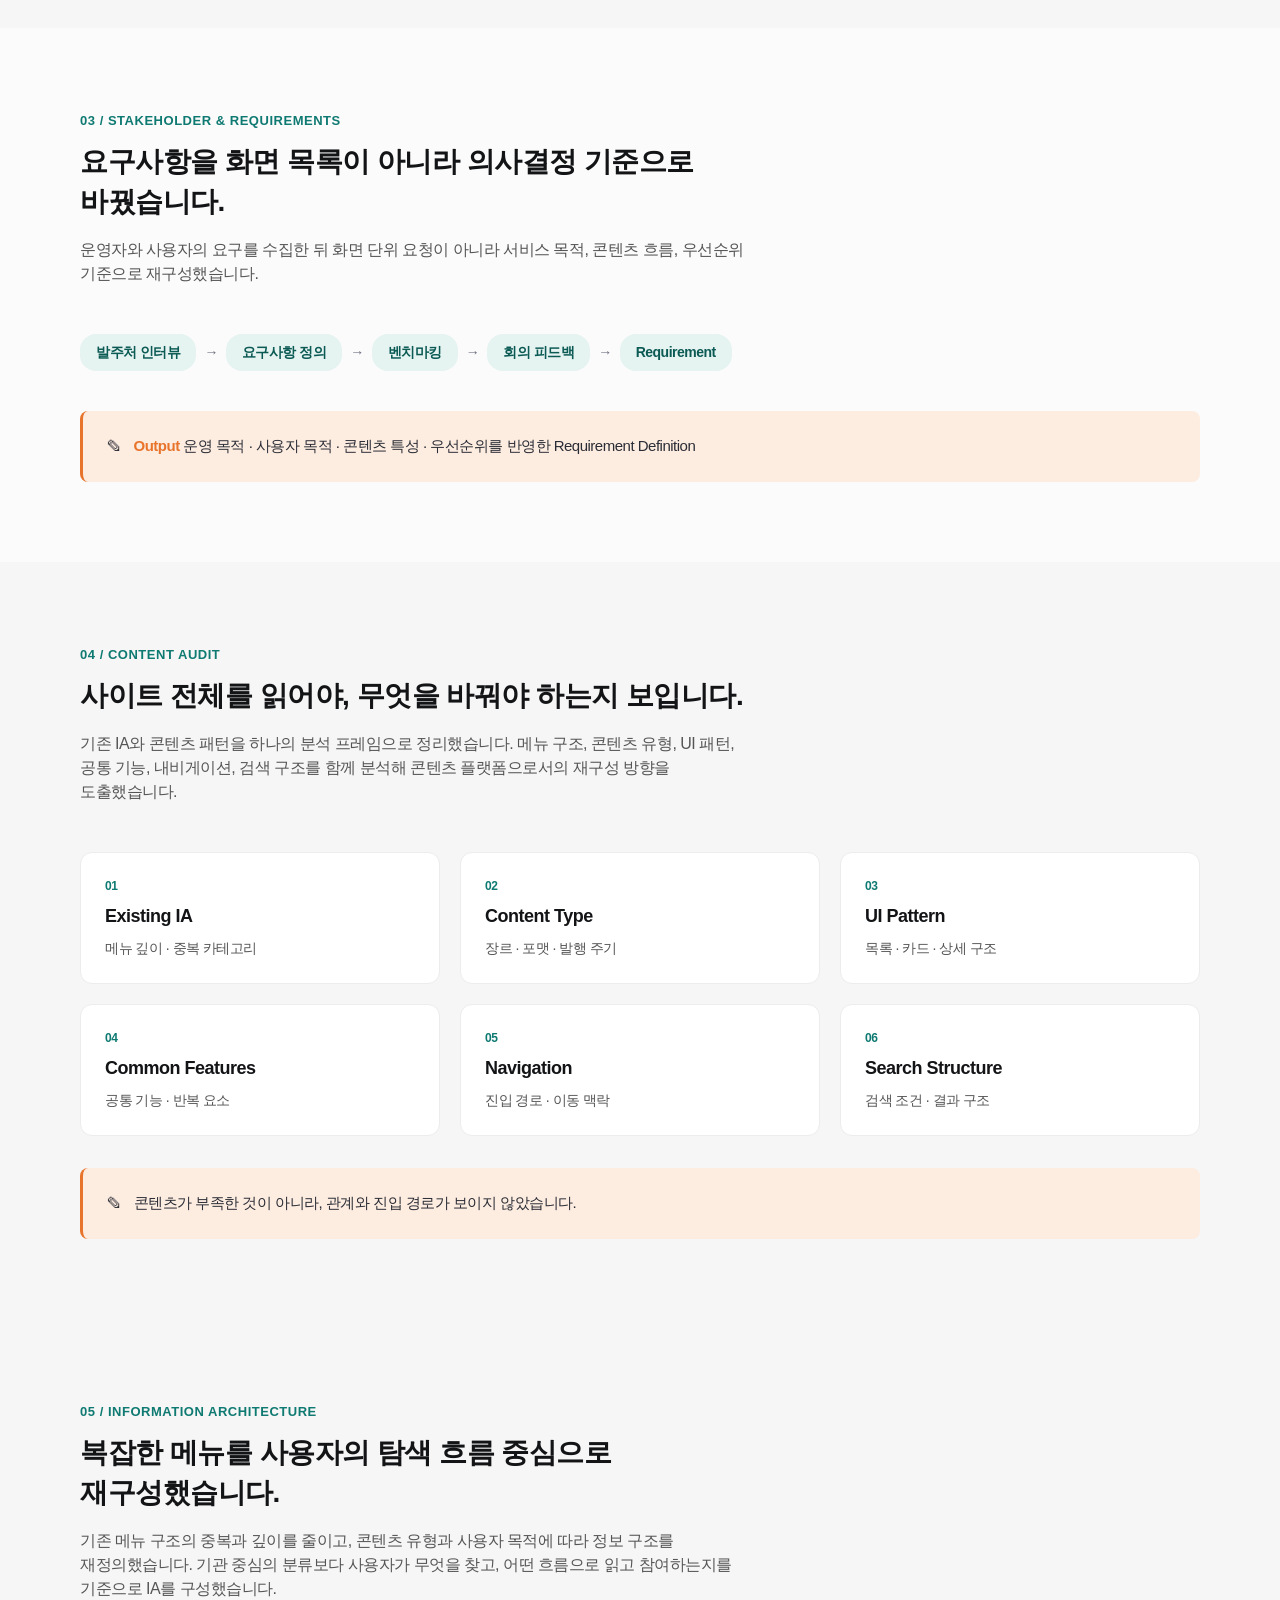
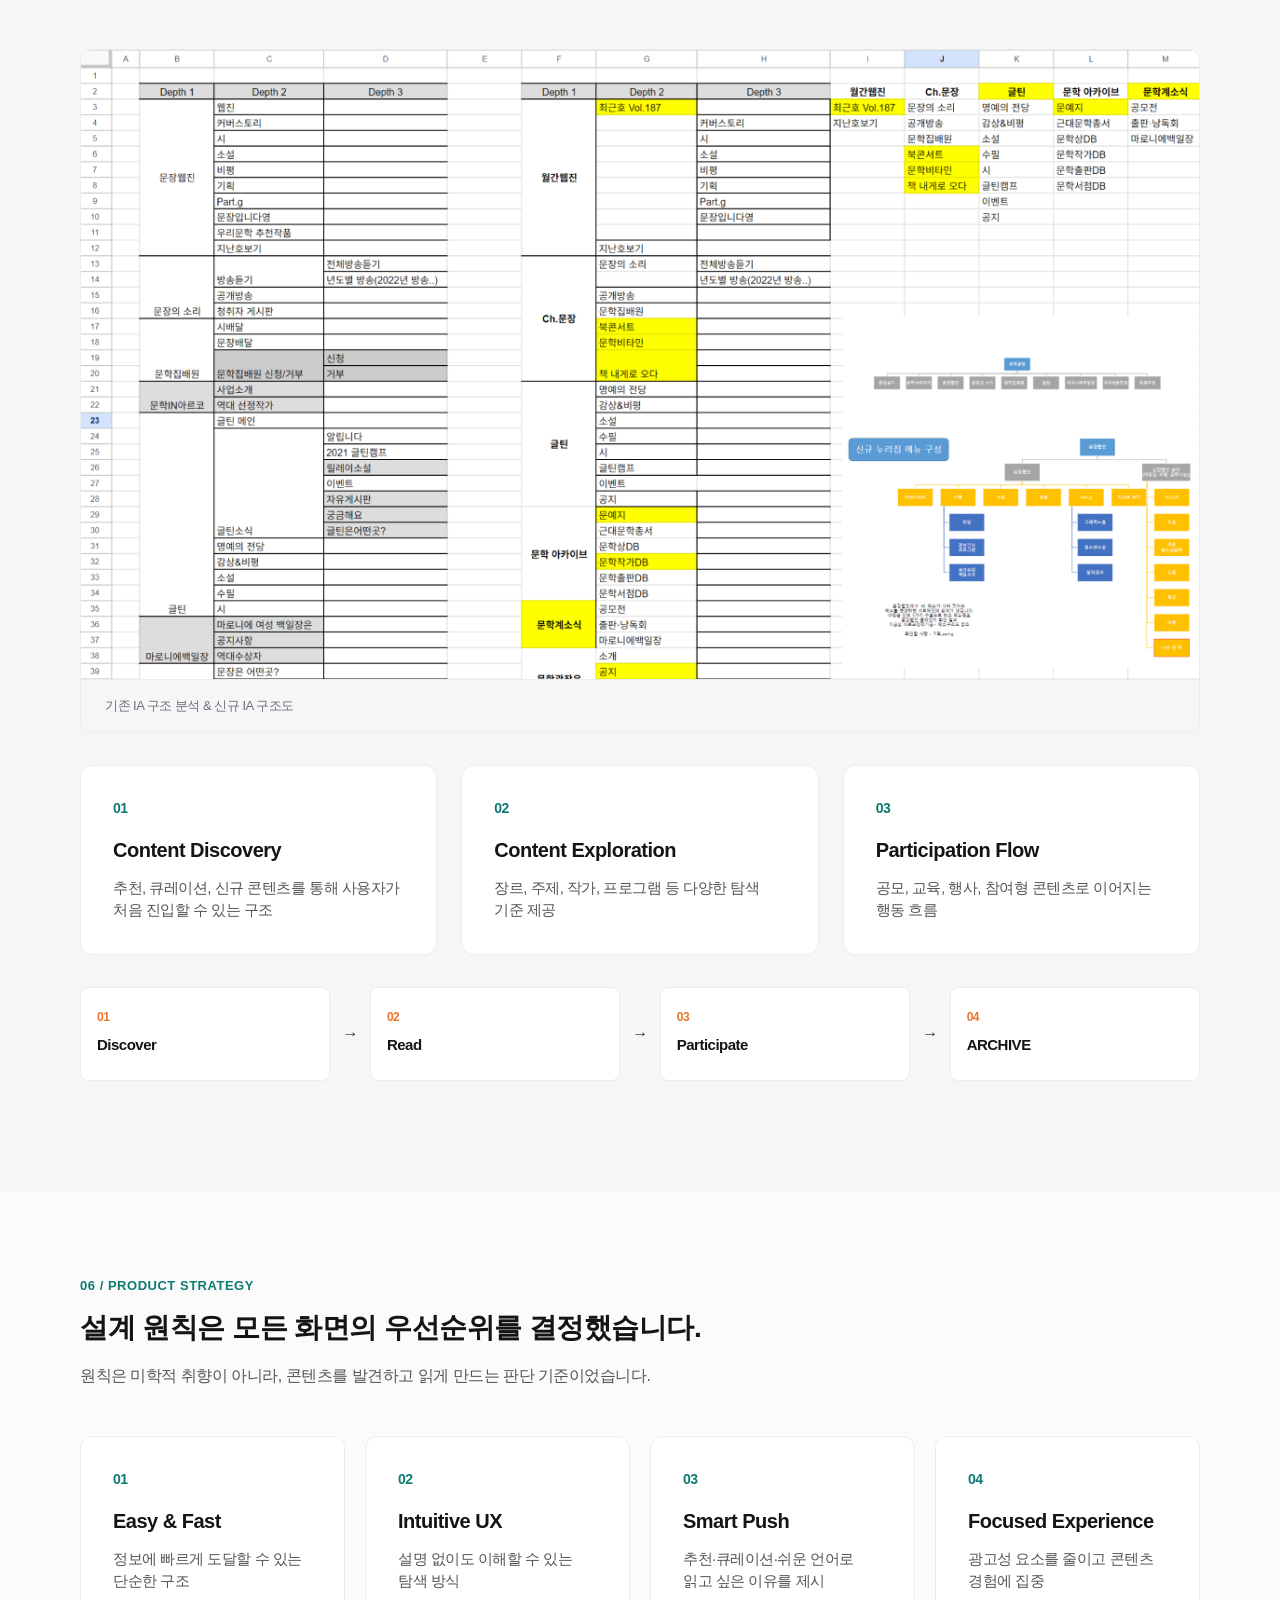
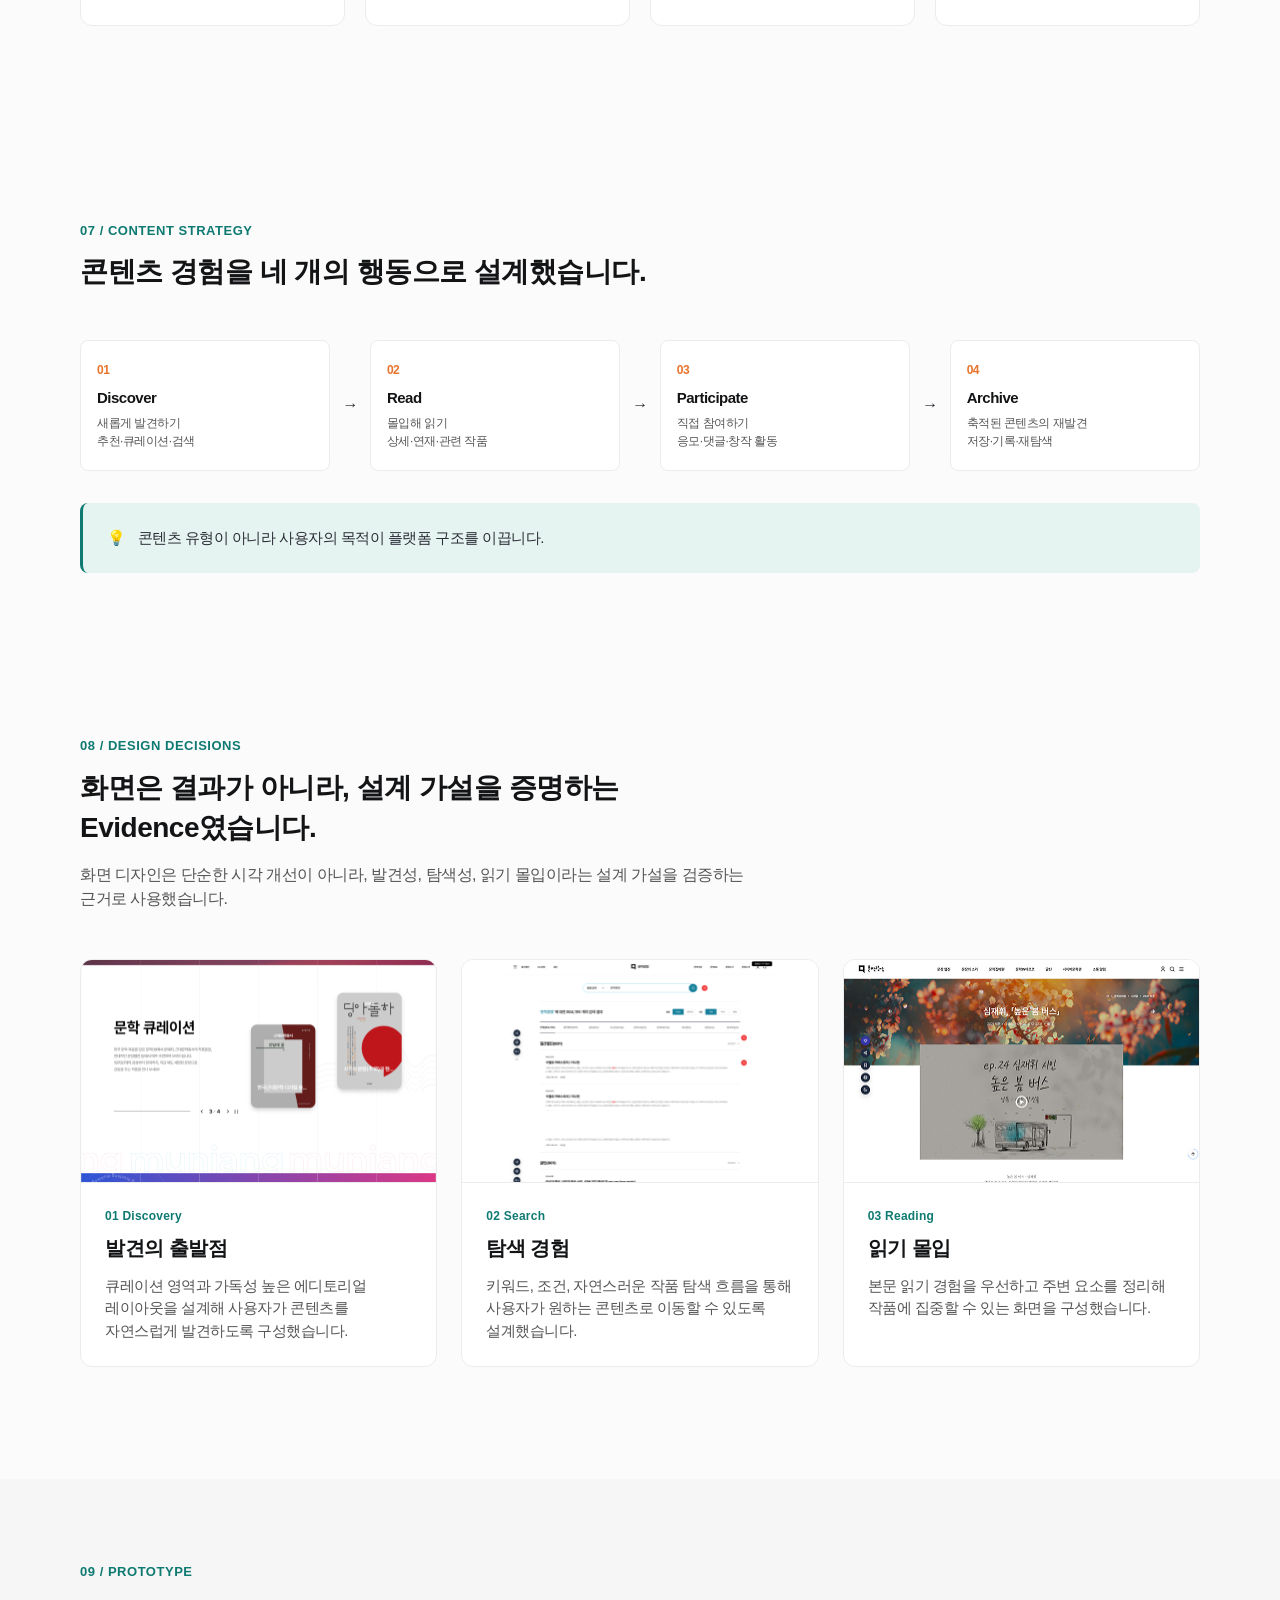
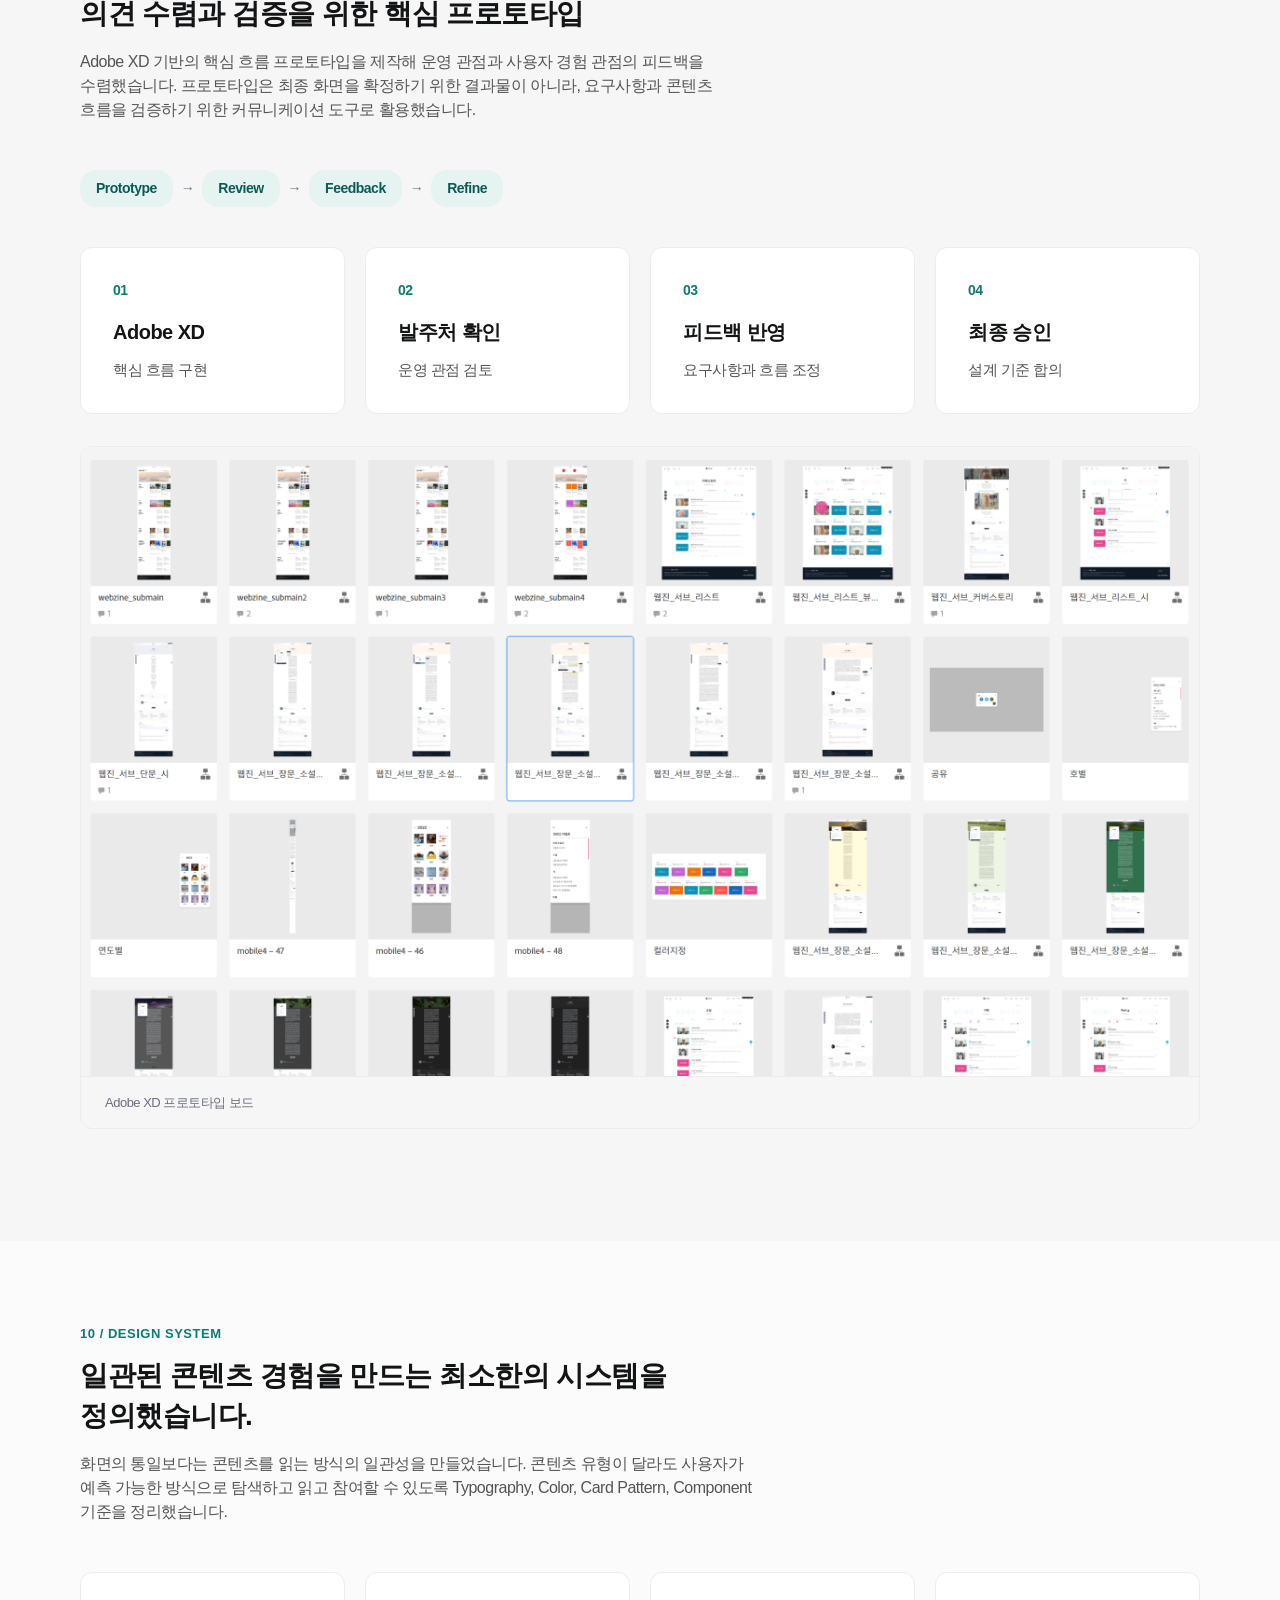
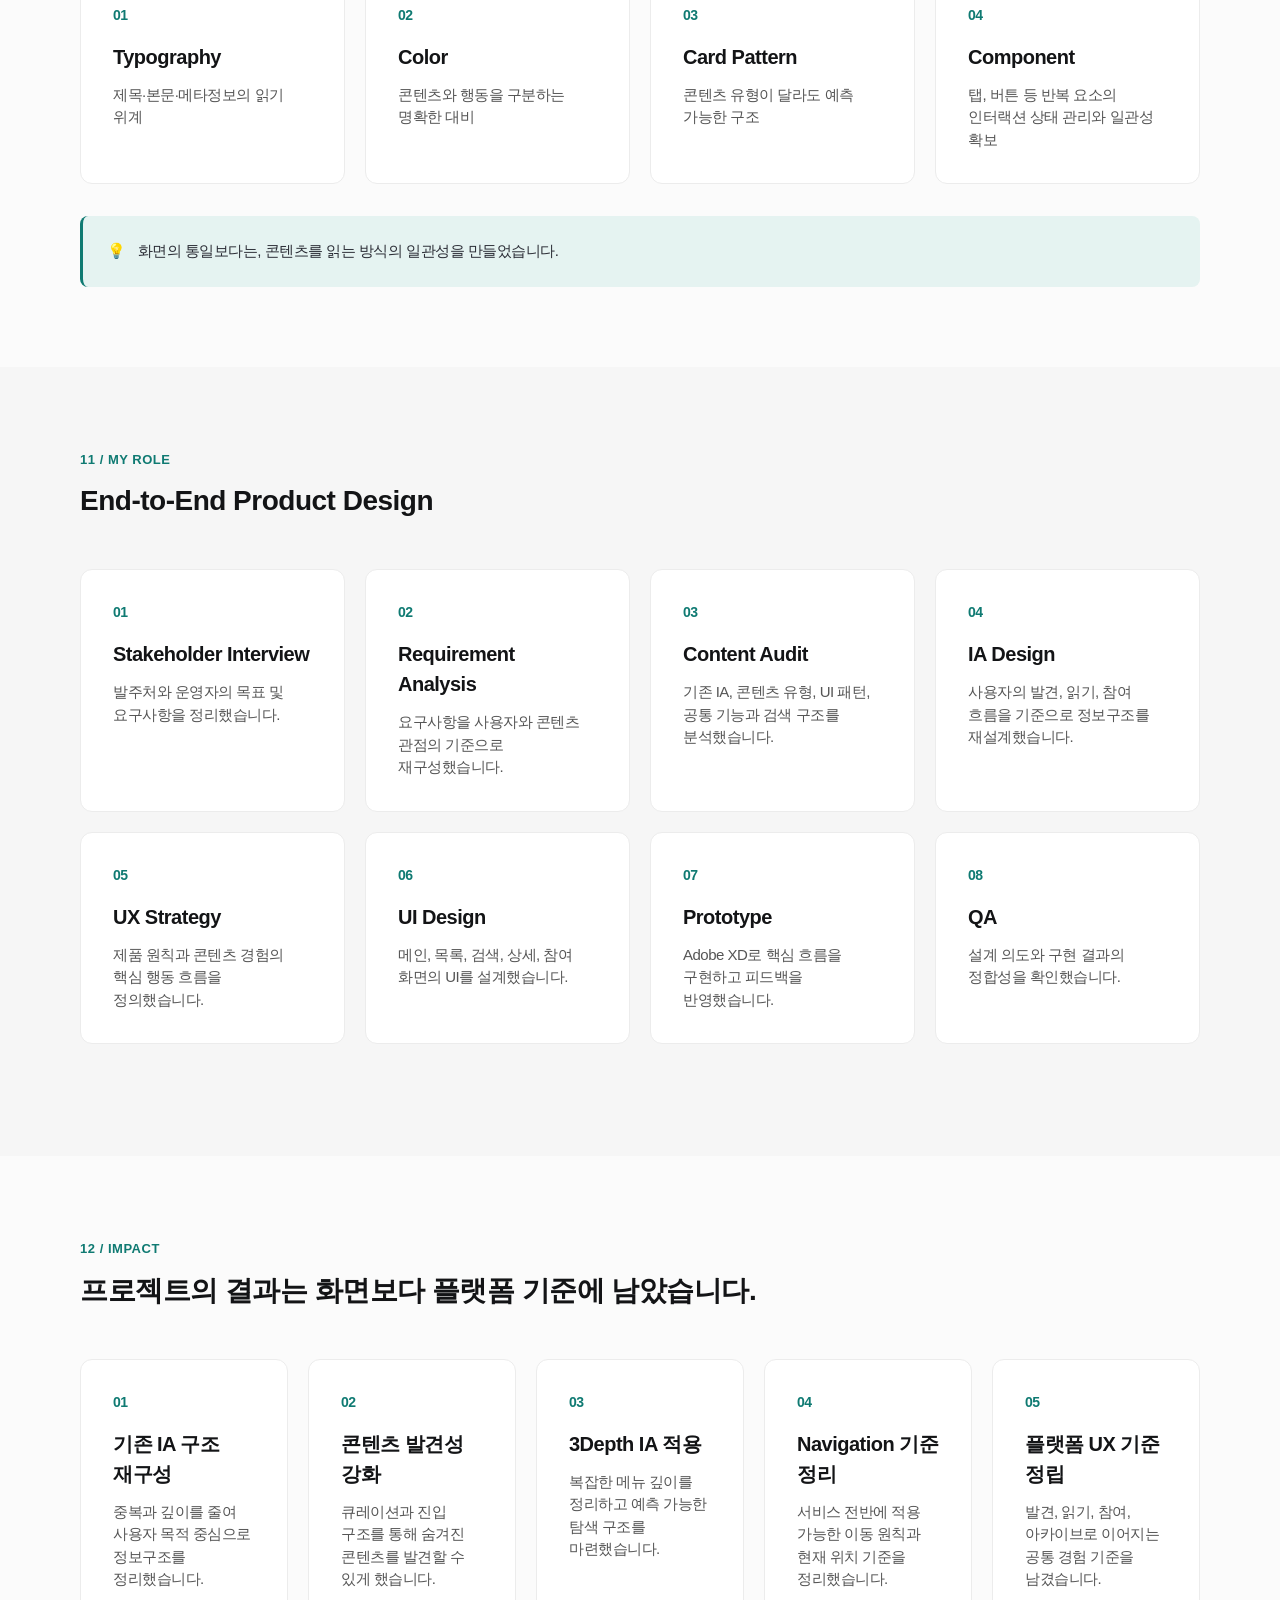
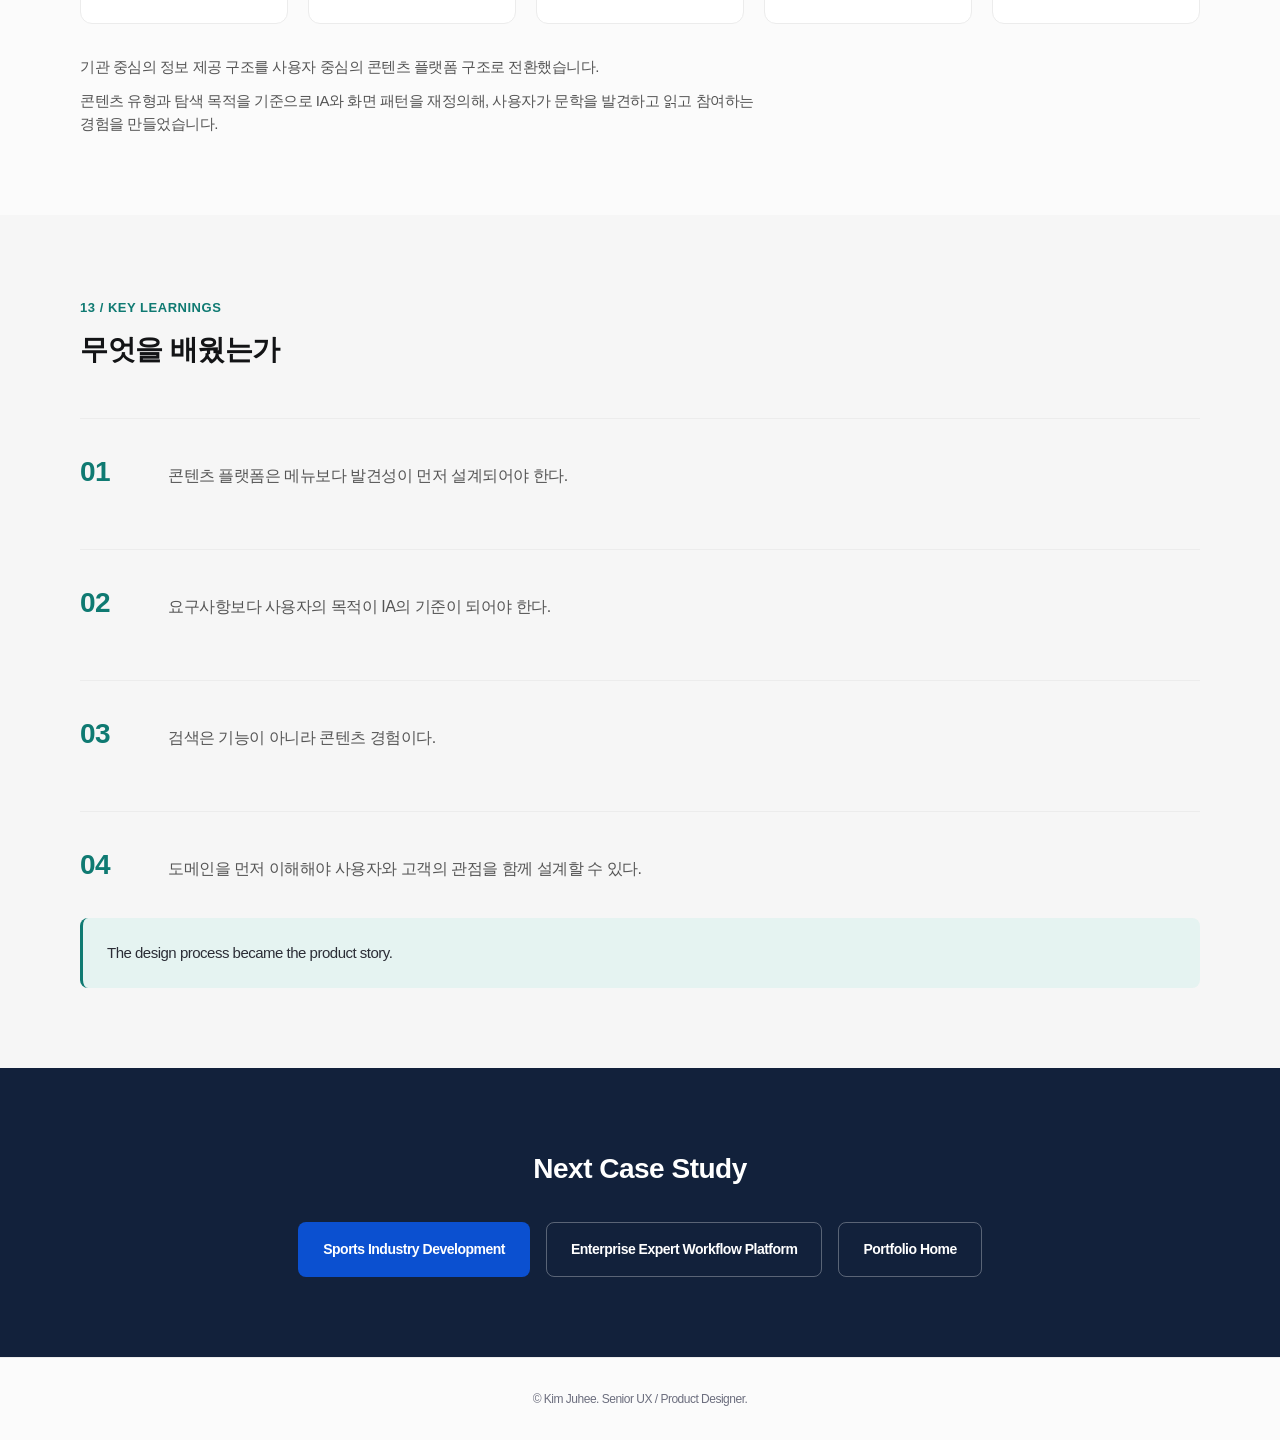
<file: cases/literature-platform/index.html>
<!DOCTYPE html>
<html lang="ko">
<head>
<meta charset="UTF-8">
<meta name="viewport" content="width=device-width, initial-scale=1.0">
<title>Cyber Literature Plaza — Kim Juhee</title>
<meta name="description" content="문학 콘텐츠를 발견하고 읽고 참여하게 만드는 경험으로 재설계한 Content Platform UX Case Study.">
<link rel="stylesheet" href="../../assets/css/style.css">
<link rel="stylesheet" href="../../assets/css/case-literature-platform.css">
</head>
<body>
<header class="site-header">
  <div class="header-inner">
    <a href="../../index.html" class="logo">Kim Juhee</a>
    <a href="../../index.html#case-studies" class="clp-header-back">← Back to Case Studies</a>
    <a class="clp-nav-pdf" href="../../assets/pdf/KimJuhee_Cyber_Literature_Plaza_Case_Study_0705.pdf" download>PDF 다운로드</a>
  </div>
</header>

<main id="top">

  <!-- 1. Hero Section -->
  <section class="clp-hero">
    <div class="clp-hero-inner">
      <a href="../../index.html#case-studies" class="clp-back">← Back to Case Studies</a>
      <p class="clp-hero-label">UX Case Study · 04</p>
      <h1 class="clp-hero-title">Cyber Literature Plaza</h1>
      <p class="clp-hero-kr">사이버문학광장</p>
      <p class="clp-hero-subtitle">Rebuilding a Content Platform around Discovery, Reading and Participation</p>
      <p class="clp-hero-desc">문학을 보여주는 플랫폼이 아니라,
문학을 발견하고 읽고 참여하게 만드는 콘텐츠 경험을 설계했습니다.</p>
      <ul class="clp-tags">
        <li class="clp-tag">Content Platform</li>
        <li class="clp-tag">Information Architecture</li>
        <li class="clp-tag">Content Discovery</li>
        <li class="clp-tag">UX Strategy</li>
        <li class="clp-tag">Design System</li>
      </ul>
      <dl class="clp-hero-meta">
        <div>
          <dt>Role</dt>
          <dd>Stakeholder Interview · Requirement Analysis · Content Audit · IA Design · UX Strategy · UI Design · Prototype · QA</dd>
        </div>
        <div>
          <dt>Platform</dt>
          <dd>사이버문학광장</dd>
        </div>
      </dl>
      <div class="clp-hero-cta">
        <a href="#problem" class="btn btn-primary">View Process</a>
        <a href="#decisions" class="btn btn-secondary">View Design Decisions</a>
      </div>

      <figure class="clp-hero-visual">
        <div class="clp-hero-slideshow" id="clpHeroSlideshow">
          <img class="clp-hero-img clp-hero-slide is-active" src="../../assets/images/literature-platform/hero-slide-main.jpg" alt="사이버문학광장 리뉴얼 메인 화면 — 노을빛 하늘 배경 위에 커버스토리, 소설, 시 큐레이션 카드가 배치된 히어로 화면">
          <img class="clp-hero-img clp-hero-slide" src="../../assets/images/literature-platform/hero-slide-listen.jpg" alt="Ch.문장 — 작가 낭독을 들을 수 있는 오디오 콘텐츠 화면">
          <img class="clp-hero-img clp-hero-slide" src="../../assets/images/literature-platform/hero-slide-curation.jpg" alt="나의문장 — 취향 기반 작품·작가 큐레이션 화면">
          <img class="clp-hero-img clp-hero-slide" src="../../assets/images/literature-platform/hero-slide-webzine.jpg" alt="월간웹진 — 정기 발행 콘텐츠와 문학집배원 화면">
        </div>
        <figcaption class="clp-hero-caption">읽는 글, 듣는 글, 받아보는 글을 하나의 탐색 체계로 연결한 화면들</figcaption>
        <div class="clp-hero-slide-dots">
          <button class="clp-hero-slide-dot is-active" aria-label="1번 화면 보기"></button>
          <button class="clp-hero-slide-dot" aria-label="2번 화면 보기"></button>
          <button class="clp-hero-slide-dot" aria-label="3번 화면 보기"></button>
          <button class="clp-hero-slide-dot" aria-label="4번 화면 보기"></button>
        </div>
      </figure>
    </div>
  </section>

  <!-- 2. Problem Section -->
  <section id="problem">
    <div class="section-inner">
      <div class="clp-section-header">
        <p class="clp-label">01 / Problem</p>
        <h2 class="clp-title">문학은 매력적이었지만, 플랫폼은 그 가치를 전달하지 못했습니다.</h2>
        <p class="clp-desc">콘텐츠의 문제를 해결한 것이 아니라,
콘텐츠의 가치를 발견하고 읽고 참여할 수 있도록 플랫폼 경험을 다시 설계했습니다.</p>
      </div>

      <div class="clp-card-grid-3">
        <article class="clp-card">
          <p class="clp-card-index">01</p>
          <h3 class="clp-card-title">기관 중심 UI</h3>
          <p class="clp-card-desc">사용자의 탐색 목적보다 기관의 운영 구조가 먼저 노출되었습니다.</p>
        </article>
        <article class="clp-card">
          <p class="clp-card-index">02</p>
          <h3 class="clp-card-title">낮은 발견성</h3>
          <p class="clp-card-desc">좋은 콘텐츠가 메뉴 깊숙이 숨어 있어 사용자가 문학 콘텐츠를 자연스럽게 발견하기 어려웠습니다.</p>
        </article>
        <article class="clp-card">
          <p class="clp-card-index">03</p>
          <h3 class="clp-card-title">낮은 몰입감</h3>
          <p class="clp-card-desc">콘텐츠보다 주변 요소가 크게 보여 읽기 경험에 집중하기 어려웠습니다.</p>
        </article>
      </div>

      <div class="clp-dark-panel">
        <p class="clp-dark-panel-title">Content Audit Summary</p>
        <ul class="clp-dark-panel-list">
          <li>Complex IA / 복잡한 메뉴 구조</li>
          <li>Low discoverability / 낮은 콘텐츠 발견성</li>
          <li>Heavy visual tone / 무거운 비주얼</li>
          <li>Repeated categories / 카테고리 중복</li>
          <li>Weak search flow / 미흡한 검색 연계 흐름</li>
        </ul>
      </div>

      <div class="clp-bar">
        <span>&#128161;</span>
        <span>문제는 콘텐츠 부족이 아니라, 사용자가 콘텐츠에 진입하는 경로와 읽는 방식이 보이지 않는 것이었습니다.</span>
      </div>
    </div>
  </section>

  <!-- 3. Domain Understanding Section -->
  <section id="domain" class="clp-alt">
    <div class="section-inner">
      <div class="clp-section-header">
        <p class="clp-label">02 / Domain Understanding</p>
        <h2 class="clp-title">도메인 이해에서 출발하는 UX 설계</h2>
        <p class="clp-desc">문학 콘텐츠의 가치, 기관의 운영 구조, 사용자의 탐색 흐름을 함께 이해하고 콘텐츠 플랫폼 경험의 방향을 정리했습니다.</p>
      </div>
      <div class="clp-card-grid-3">
        <article class="clp-card"><p class="clp-card-index">기관</p><h3 class="clp-card-title">한국문화예술위원회 문학 플랫폼</h3><p class="clp-card-desc">기관의 공공성과 문학 진흥 목적을 서비스 구조에 반영했습니다.</p></article>
        <article class="clp-card"><p class="clp-card-index">사용자</p><h3 class="clp-card-title">창작자 &amp; 독자</h3><p class="clp-card-desc">작품을 발견하고 읽고 참여하는 서로 다른 이용 목적을 함께 고려했습니다.</p></article>
        <article class="clp-card"><p class="clp-card-index">운영</p><h3 class="clp-card-title">문학 콘텐츠 플랫폼</h3><p class="clp-card-desc">콘텐츠 발행과 아카이브, 프로그램 운영이 지속될 수 있는 구조를 정의했습니다.</p></article>
      </div>
      <div class="clp-bar"><span>&#128161;</span><span><strong>Output</strong> 기관의 운영 목적 · 사용자의 탐색 요구 · 콘텐츠 흐름을 하나의 Content Platform Experience로 연결했습니다.</span></div>
    </div>
  </section>

  <!-- 4. Stakeholder & Requirements Section -->
  <section id="requirements">
    <div class="section-inner">
      <div class="clp-section-header">
        <p class="clp-label">03 / Stakeholder &amp; Requirements</p>
        <h2 class="clp-title">요구사항을 화면 목록이 아니라 의사결정 기준으로 바꿨습니다.</h2>
        <p class="clp-desc">운영자와 사용자의 요구를 수집한 뒤 화면 단위 요청이 아니라 서비스 목적, 콘텐츠 흐름, 우선순위 기준으로 재구성했습니다.</p>
      </div>
      <div class="clp-process-track"><span>발주처 인터뷰</span><span class="clp-process-arrow">→</span><span>요구사항 정의</span><span class="clp-process-arrow">→</span><span>벤치마킹</span><span class="clp-process-arrow">→</span><span>회의 피드백</span><span class="clp-process-arrow">→</span><span>Requirement</span></div>
      <div class="clp-bar is-orange"><span>&#9998;</span><span><strong>Output</strong> 운영 목적 · 사용자 목적 · 콘텐츠 특성 · 우선순위를 반영한 Requirement Definition</span></div>
    </div>
  </section>

  <!-- 5. Content Audit Section -->
  <section id="audit" class="clp-alt">
    <div class="section-inner">
      <div class="clp-section-header">
        <p class="clp-label">04 / Content Audit</p>
        <h2 class="clp-title">사이트 전체를 읽어야, 무엇을 바꿔야 하는지 보입니다.</h2>
        <p class="clp-desc">기존 IA와 콘텐츠 패턴을 하나의 분석 프레임으로 정리했습니다.
메뉴 구조, 콘텐츠 유형, UI 패턴, 공통 기능, 내비게이션, 검색 구조를 함께 분석해
콘텐츠 플랫폼으로서의 재구성 방향을 도출했습니다.</p>
      </div>

      <div class="clp-card-grid-6">
        <article class="clp-audit-card">
          <p class="clp-audit-index">01</p>
          <h3 class="clp-audit-title">Existing IA</h3>
          <p class="clp-audit-desc">메뉴 깊이 · 중복 카테고리</p>
        </article>
        <article class="clp-audit-card">
          <p class="clp-audit-index">02</p>
          <h3 class="clp-audit-title">Content Type</h3>
          <p class="clp-audit-desc">장르 · 포맷 · 발행 주기</p>
        </article>
        <article class="clp-audit-card">
          <p class="clp-audit-index">03</p>
          <h3 class="clp-audit-title">UI Pattern</h3>
          <p class="clp-audit-desc">목록 · 카드 · 상세 구조</p>
        </article>
        <article class="clp-audit-card">
          <p class="clp-audit-index">04</p>
          <h3 class="clp-audit-title">Common Features</h3>
          <p class="clp-audit-desc">공통 기능 · 반복 요소</p>
        </article>
        <article class="clp-audit-card">
          <p class="clp-audit-index">05</p>
          <h3 class="clp-audit-title">Navigation</h3>
          <p class="clp-audit-desc">진입 경로 · 이동 맥락</p>
        </article>
        <article class="clp-audit-card">
          <p class="clp-audit-index">06</p>
          <h3 class="clp-audit-title">Search Structure</h3>
          <p class="clp-audit-desc">검색 조건 · 결과 구조</p>
        </article>
      </div>

      <div class="clp-bar is-orange">
        <span>&#9998;</span>
        <span>콘텐츠가 부족한 것이 아니라, 관계와 진입 경로가 보이지 않았습니다.</span>
      </div>
    </div>
  </section>

  <!-- 5. Information Architecture Section -->
  <section id="ia" class="clp-alt">
    <div class="section-inner">
      <div class="clp-section-header">
        <p class="clp-label">05 / Information Architecture</p>
        <h2 class="clp-title">복잡한 메뉴를 사용자의 탐색 흐름 중심으로 재구성했습니다.</h2>
        <p class="clp-desc">기존 메뉴 구조의 중복과 깊이를 줄이고,
콘텐츠 유형과 사용자 목적에 따라 정보 구조를 재정의했습니다.
기관 중심의 분류보다 사용자가 무엇을 찾고, 어떤 흐름으로 읽고 참여하는지를 기준으로 IA를 구성했습니다.</p>
      </div>
      <figure class="clp-diagram-figure">
        <img class="clp-diagram-img" src="../../assets/images/literature-platform/ia-diagram.png" alt="기존 메뉴의 Depth 1~3 구조를 항목별로 정리한 표와, 신규 누리집 메뉴 구성을 색상별로 그룹화한 IA 다이어그램">
        <figcaption class="clp-diagram-caption">기존 IA 구조 분석 &amp; 신규 IA 구조도</figcaption>
      </figure>
      <div class="clp-card-grid-3">
        <article class="clp-card"><p class="clp-card-index">01</p><h3 class="clp-card-title">Content Discovery</h3><p class="clp-card-desc">추천, 큐레이션, 신규 콘텐츠를 통해 사용자가 처음 진입할 수 있는 구조</p></article>
        <article class="clp-card"><p class="clp-card-index">02</p><h3 class="clp-card-title">Content Exploration</h3><p class="clp-card-desc">장르, 주제, 작가, 프로그램 등 다양한 탐색 기준 제공</p></article>
        <article class="clp-card"><p class="clp-card-index">03</p><h3 class="clp-card-title">Participation Flow</h3><p class="clp-card-desc">공모, 교육, 행사, 참여형 콘텐츠로 이어지는 행동 흐름</p></article>
      </div>

      <div class="clp-flow" aria-label="Information Architecture flow">
        <div class="clp-flow-step">
          <p class="clp-flow-index">01</p>
          <p class="clp-flow-label">Discover</p>
        </div>
        <div class="clp-flow-arrow">→</div>
        <div class="clp-flow-step">
          <p class="clp-flow-index">02</p>
          <p class="clp-flow-label">Read</p>
        </div>
        <div class="clp-flow-arrow">→</div>
        <div class="clp-flow-step">
          <p class="clp-flow-index">03</p>
          <p class="clp-flow-label">Participate</p>
        </div>
        <div class="clp-flow-arrow">→</div>
        <div class="clp-flow-step">
          <p class="clp-flow-index">04</p>
          <p class="clp-flow-label">ARCHIVE</p>
        </div>
      </div>
    </div>
  </section>

  <!-- 6. Product Strategy Section -->
  <section id="product-strategy">
    <div class="section-inner">
      <div class="clp-section-header">
        <p class="clp-label">06 / Product Strategy</p>
        <h2 class="clp-title">설계 원칙은 모든 화면의 우선순위를 결정했습니다.</h2>
        <p class="clp-desc">원칙은 미학적 취향이 아니라, 콘텐츠를 발견하고 읽게 만드는 판단 기준이었습니다.</p>
      </div>
      <div class="clp-card-grid-4">
        <article class="clp-card"><p class="clp-card-index">01</p><h3 class="clp-card-title">Easy &amp; Fast</h3><p class="clp-card-desc">정보에 빠르게 도달할 수 있는 단순한 구조</p></article>
        <article class="clp-card"><p class="clp-card-index">02</p><h3 class="clp-card-title">Intuitive UX</h3><p class="clp-card-desc">설명 없이도 이해할 수 있는 탐색 방식</p></article>
        <article class="clp-card"><p class="clp-card-index">03</p><h3 class="clp-card-title">Smart Push</h3><p class="clp-card-desc">추천·큐레이션·쉬운 언어로 읽고 싶은 이유를 제시</p></article>
        <article class="clp-card"><p class="clp-card-index">04</p><h3 class="clp-card-title">Focused Experience</h3><p class="clp-card-desc">광고성 요소를 줄이고 콘텐츠 경험에 집중</p></article>
      </div>
    </div>
  </section>

  <!-- 7. Content Strategy Section -->
  <section id="strategy">
    <div class="section-inner">
      <div class="clp-section-header">
        <p class="clp-label">07 / Content Strategy</p>
        <h2 class="clp-title">콘텐츠 경험을 네 개의 행동으로 설계했습니다.</h2>
      </div>

      <div class="clp-flow">
        <div class="clp-flow-step">
          <p class="clp-flow-index">01</p>
          <p class="clp-flow-label">Discover</p>
          <p class="clp-flow-desc">새롭게 발견하기<br>추천·큐레이션·검색</p>
        </div>
        <div class="clp-flow-arrow">→</div>
        <div class="clp-flow-step">
          <p class="clp-flow-index">02</p>
          <p class="clp-flow-label">Read</p>
          <p class="clp-flow-desc">몰입해 읽기<br>상세·연재·관련 작품</p>
        </div>
        <div class="clp-flow-arrow">→</div>
        <div class="clp-flow-step">
          <p class="clp-flow-index">03</p>
          <p class="clp-flow-label">Participate</p>
          <p class="clp-flow-desc">직접 참여하기<br>응모·댓글·창작 활동</p>
        </div>
        <div class="clp-flow-arrow">→</div>
        <div class="clp-flow-step">
          <p class="clp-flow-index">04</p>
          <p class="clp-flow-label">Archive</p>
          <p class="clp-flow-desc">축적된 콘텐츠의 재발견<br>저장·기록·재탐색</p>
        </div>
      </div>

      <div class="clp-bar">
        <span>&#128161;</span>
        <span>콘텐츠 유형이 아니라 사용자의 목적이 플랫폼 구조를 이끕니다.</span>
      </div>
    </div>
  </section>

  <!-- 8. Design Decisions Section -->
  <section id="decisions">
    <div class="section-inner">
      <div class="clp-section-header">
        <p class="clp-label">08 / Design Decisions</p>
        <h2 class="clp-title">화면은 결과가 아니라, 설계 가설을 증명하는 Evidence였습니다.</h2>
        <p class="clp-desc">화면 디자인은 단순한 시각 개선이 아니라,
발견성, 탐색성, 읽기 몰입이라는 설계 가설을 검증하는 근거로 사용했습니다.</p>
      </div>

      <div class="clp-card-grid-3">
        <article class="clp-screen-card">
          <img class="clp-screen-img" src="../../assets/images/literature-platform/discovery-curation.png" alt="관심 카테고리와 태그를 선택해 나만의 문학 큐레이션을 설정하는 피드 화면 스크린샷">
          <div class="clp-screen-body">
            <p class="clp-screen-eyebrow">01 Discovery</p>
            <h3 class="clp-card-title">발견의 출발점</h3>
            <p class="clp-card-desc">큐레이션 영역과 가독성 높은 에디토리얼 레이아웃을 설계해 사용자가 콘텐츠를 자연스럽게 발견하도록 구성했습니다.</p>
          </div>
        </article>
        <article class="clp-screen-card">
          <img class="clp-screen-img" src="../../assets/images/literature-platform/search-results.png" alt="통합검색 결과를 월간웹진, 글틴, Ch.문장 등 유형별 탭으로 구분해 보여주는 검색 결과 화면 스크린샷">
          <div class="clp-screen-body">
            <p class="clp-screen-eyebrow">02 Search</p>
            <h3 class="clp-card-title">탐색 경험</h3>
            <p class="clp-card-desc">키워드, 조건, 자연스러운 작품 탐색 흐름을 통해 사용자가 원하는 콘텐츠로 이동할 수 있도록 설계했습니다.</p>
          </div>
        </article>
        <article class="clp-screen-card">
          <img class="clp-screen-img" src="../../assets/images/literature-platform/reading-detail.png" alt="시 낭독 영상과 본문, 작가 소개가 하나의 흐름으로 이어지는 작품 읽기 화면 스크린샷">
          <div class="clp-screen-body">
            <p class="clp-screen-eyebrow">03 Reading</p>
            <h3 class="clp-card-title">읽기 몰입</h3>
            <p class="clp-card-desc">본문 읽기 경험을 우선하고 주변 요소를 정리해 작품에 집중할 수 있는 화면을 구성했습니다.</p>
          </div>
        </article>
      </div>
    </div>
  </section>

  <!-- 9. Prototype Section -->
  <section id="prototype" class="clp-alt">
    <div class="section-inner">
      <div class="clp-section-header">
        <p class="clp-label">09 / Prototype</p>
        <h2 class="clp-title">의견 수렴과 검증을 위한 핵심 프로토타입</h2>
        <p class="clp-desc">Adobe XD 기반의 핵심 흐름 프로토타입을 제작해 운영 관점과 사용자 경험 관점의 피드백을 수렴했습니다.
프로토타입은 최종 화면을 확정하기 위한 결과물이 아니라,
요구사항과 콘텐츠 흐름을 검증하기 위한 커뮤니케이션 도구로 활용했습니다.</p>
      </div>

      <div class="clp-process-track">
        <span>Prototype</span>
        <span class="clp-process-arrow">→</span>
        <span>Review</span>
        <span class="clp-process-arrow">→</span>
        <span>Feedback</span>
        <span class="clp-process-arrow">→</span>
        <span>Refine</span>
      </div>

      <div class="clp-card-grid-4">
        <article class="clp-card">
          <p class="clp-card-index">01</p>
          <h3 class="clp-card-title">Adobe XD</h3>
          <p class="clp-card-desc">핵심 흐름 구현</p>
        </article>
        <article class="clp-card">
          <p class="clp-card-index">02</p>
          <h3 class="clp-card-title">발주처 확인</h3>
          <p class="clp-card-desc">운영 관점 검토</p>
        </article>
        <article class="clp-card">
          <p class="clp-card-index">03</p>
          <h3 class="clp-card-title">피드백 반영</h3>
          <p class="clp-card-desc">요구사항과 흐름 조정</p>
        </article>
        <article class="clp-card">
          <p class="clp-card-index">04</p>
          <h3 class="clp-card-title">최종 승인</h3>
          <p class="clp-card-desc">설계 기준 합의</p>
        </article>
      </div>

      <figure class="clp-diagram-figure">
        <img class="clp-diagram-img" src="../../assets/images/literature-platform/prototype.png" alt="Adobe XD로 제작한 웹진, 리스트, 상세, 소셜 로그인 등 핵심 흐름 화면들을 모아둔 프로토타입 보드">
        <figcaption class="clp-diagram-caption">Adobe XD 프로토타입 보드</figcaption>
      </figure>
    </div>
  </section>

  <!-- 10. Design System Section -->
  <section id="design-system">
    <div class="section-inner">
      <div class="clp-section-header">
        <p class="clp-label">10 / Design System</p>
        <h2 class="clp-title">일관된 콘텐츠 경험을 만드는 최소한의 시스템을 정의했습니다.</h2>
        <p class="clp-desc">화면의 통일보다는 콘텐츠를 읽는 방식의 일관성을 만들었습니다.
콘텐츠 유형이 달라도 사용자가 예측 가능한 방식으로 탐색하고 읽고 참여할 수 있도록
Typography, Color, Card Pattern, Component 기준을 정리했습니다.</p>
      </div>

      <div class="clp-card-grid-4">
        <article class="clp-card">
          <p class="clp-card-index">01</p>
          <h3 class="clp-card-title">Typography</h3>
          <p class="clp-card-desc">제목·본문·메타정보의 읽기 위계</p>
        </article>
        <article class="clp-card">
          <p class="clp-card-index">02</p>
          <h3 class="clp-card-title">Color</h3>
          <p class="clp-card-desc">콘텐츠와 행동을 구분하는 명확한 대비</p>
        </article>
        <article class="clp-card">
          <p class="clp-card-index">03</p>
          <h3 class="clp-card-title">Card Pattern</h3>
          <p class="clp-card-desc">콘텐츠 유형이 달라도 예측 가능한 구조</p>
        </article>
        <article class="clp-card">
          <p class="clp-card-index">04</p>
          <h3 class="clp-card-title">Component</h3>
          <p class="clp-card-desc">탭, 버튼 등 반복 요소의 인터랙션 상태 관리와 일관성 확보</p>
        </article>
      </div>

      <div class="clp-bar">
        <span>&#128161;</span>
        <span>화면의 통일보다는, 콘텐츠를 읽는 방식의 일관성을 만들었습니다.</span>
      </div>
    </div>
  </section>

  <!-- 11. My Role Section -->
  <section id="role" class="clp-alt">
    <div class="section-inner">
      <div class="clp-section-header">
        <p class="clp-label">11 / My Role</p>
        <h2 class="clp-title">End-to-End Product Design</h2>
      </div>

      <div class="clp-card-grid-4">
        <article class="clp-card">
          <p class="clp-card-index">01</p>
          <h3 class="clp-card-title">Stakeholder Interview</h3>
          <p class="clp-card-desc">발주처와 운영자의 목표 및 요구사항을 정리했습니다.</p>
        </article>
        <article class="clp-card">
          <p class="clp-card-index">02</p>
          <h3 class="clp-card-title">Requirement Analysis</h3>
          <p class="clp-card-desc">요구사항을 사용자와 콘텐츠 관점의 기준으로 재구성했습니다.</p>
        </article>
        <article class="clp-card">
          <p class="clp-card-index">03</p>
          <h3 class="clp-card-title">Content Audit</h3>
          <p class="clp-card-desc">기존 IA, 콘텐츠 유형, UI 패턴, 공통 기능과 검색 구조를 분석했습니다.</p>
        </article>
        <article class="clp-card">
          <p class="clp-card-index">04</p>
          <h3 class="clp-card-title">IA Design</h3>
          <p class="clp-card-desc">사용자의 발견, 읽기, 참여 흐름을 기준으로 정보구조를 재설계했습니다.</p>
        </article>
        <article class="clp-card">
          <p class="clp-card-index">05</p>
          <h3 class="clp-card-title">UX Strategy</h3>
          <p class="clp-card-desc">제품 원칙과 콘텐츠 경험의 핵심 행동 흐름을 정의했습니다.</p>
        </article>
        <article class="clp-card"><p class="clp-card-index">06</p><h3 class="clp-card-title">UI Design</h3><p class="clp-card-desc">메인, 목록, 검색, 상세, 참여 화면의 UI를 설계했습니다.</p></article>
        <article class="clp-card"><p class="clp-card-index">07</p><h3 class="clp-card-title">Prototype</h3><p class="clp-card-desc">Adobe XD로 핵심 흐름을 구현하고 피드백을 반영했습니다.</p></article>
        <article class="clp-card"><p class="clp-card-index">08</p><h3 class="clp-card-title">QA</h3><p class="clp-card-desc">설계 의도와 구현 결과의 정합성을 확인했습니다.</p></article>
      </div>
    </div>
  </section>

  <!-- 12. Impact Section -->
  <section id="impact">
    <div class="section-inner">
      <div class="clp-section-header">
        <p class="clp-label">12 / Impact</p>
        <h2 class="clp-title">프로젝트의 결과는 화면보다 플랫폼 기준에 남았습니다.</h2>
      </div>

      <div class="clp-card-grid-5">
        <article class="clp-card">
          <p class="clp-card-index">01</p>
          <h3 class="clp-card-title">기존 IA 구조 재구성</h3>
          <p class="clp-card-desc">중복과 깊이를 줄여 사용자 목적 중심으로 정보구조를 정리했습니다.</p>
        </article>
        <article class="clp-card">
          <p class="clp-card-index">02</p>
          <h3 class="clp-card-title">콘텐츠 발견성 강화</h3>
          <p class="clp-card-desc">큐레이션과 진입 구조를 통해 숨겨진 콘텐츠를 발견할 수 있게 했습니다.</p>
        </article>
        <article class="clp-card">
          <p class="clp-card-index">03</p>
          <h3 class="clp-card-title">3Depth IA 적용</h3>
          <p class="clp-card-desc">복잡한 메뉴 깊이를 정리하고 예측 가능한 탐색 구조를 마련했습니다.</p>
        </article>
        <article class="clp-card"><p class="clp-card-index">04</p><h3 class="clp-card-title">Navigation 기준 정리</h3><p class="clp-card-desc">서비스 전반에 적용 가능한 이동 원칙과 현재 위치 기준을 정리했습니다.</p></article>
        <article class="clp-card"><p class="clp-card-index">05</p><h3 class="clp-card-title">플랫폼 UX 기준 정립</h3><p class="clp-card-desc">발견, 읽기, 참여, 아카이브로 이어지는 공통 경험 기준을 남겼습니다.</p></article>
      </div>

      <div class="clp-impact-detail">
        <p>기관 중심의 정보 제공 구조를 사용자 중심의 콘텐츠 플랫폼 구조로 전환했습니다.</p>
        <p>콘텐츠 유형과 탐색 목적을 기준으로 IA와 화면 패턴을 재정의해, 사용자가 문학을 발견하고 읽고 참여하는 경험을 만들었습니다.</p>
      </div>
    </div>
  </section>

  <!-- 13. Key Learnings Section -->
  <section id="learnings" class="clp-alt">
    <div class="section-inner">
      <div class="clp-section-header">
        <p class="clp-label">13 / Key Learnings</p>
        <h2 class="clp-title">무엇을 배웠는가</h2>
      </div>

      <div class="clp-learning-list">
        <div class="clp-learning-card">
          <p class="clp-learning-index">01</p>
          <p class="clp-learning-body">콘텐츠 플랫폼은 메뉴보다 발견성이 먼저 설계되어야 한다.</p>
        </div>
        <div class="clp-learning-card">
          <p class="clp-learning-index">02</p>
          <p class="clp-learning-body">요구사항보다 사용자의 목적이 IA의 기준이 되어야 한다.</p>
        </div>
        <div class="clp-learning-card">
          <p class="clp-learning-index">03</p>
          <p class="clp-learning-body">검색은 기능이 아니라 콘텐츠 경험이다.</p>
        </div>
        <div class="clp-learning-card">
          <p class="clp-learning-index">04</p>
          <p class="clp-learning-body">도메인을 먼저 이해해야 사용자와 고객의 관점을 함께 설계할 수 있다.</p>
        </div>
      </div>

      <div class="clp-bar">
        <span>The design process became the product story.</span>
      </div>
    </div>
  </section>

  <!-- 12. Next Case CTA -->
  <section class="clp-next">
    <div class="section-inner">
      <h2 class="clp-next-title">Next Case Study</h2>
      <div class="clp-next-links">
        <a href="../sports-industry/index.html" class="btn btn-primary">Sports Industry Development</a>
        <a href="../expert-workflow/index.html" class="btn btn-secondary btn-ghost">Enterprise Expert Workflow Platform</a>
        <a href="../../index.html" class="btn btn-secondary btn-ghost">Portfolio Home</a>
      </div>
    </div>
  </section>

</main>

<footer class="site-footer">
  <p>&copy; Kim Juhee. Senior UX / Product Designer.</p>
</footer>

<a href="#top" class="clp-back-to-top" aria-label="맨 위로">↑</a>

<script>
  const backToTop = document.querySelector('.clp-back-to-top');
  window.addEventListener('scroll', () => {
    backToTop.classList.toggle('visible', window.scrollY > 600);
  });

  const clpHeroSlideshow = document.getElementById('clpHeroSlideshow');
  if (clpHeroSlideshow) {
    const slides = clpHeroSlideshow.querySelectorAll('.clp-hero-slide');
    const dots = document.querySelectorAll('.clp-hero-slide-dot');
    let activeIndex = 0;
    let timer;

    const showSlide = (index) => {
      slides[activeIndex].classList.remove('is-active');
      dots[activeIndex].classList.remove('is-active');
      activeIndex = index;
      slides[activeIndex].classList.add('is-active');
      dots[activeIndex].classList.add('is-active');
    };

    const startTimer = () => {
      clearInterval(timer);
      timer = setInterval(() => showSlide((activeIndex + 1) % slides.length), 4000);
    };

    dots.forEach((dot, index) => {
      dot.addEventListener('click', () => {
        showSlide(index);
        startTimer();
      });
    });

    startTimer();
  }
</script>
</body>
</html>
</file>
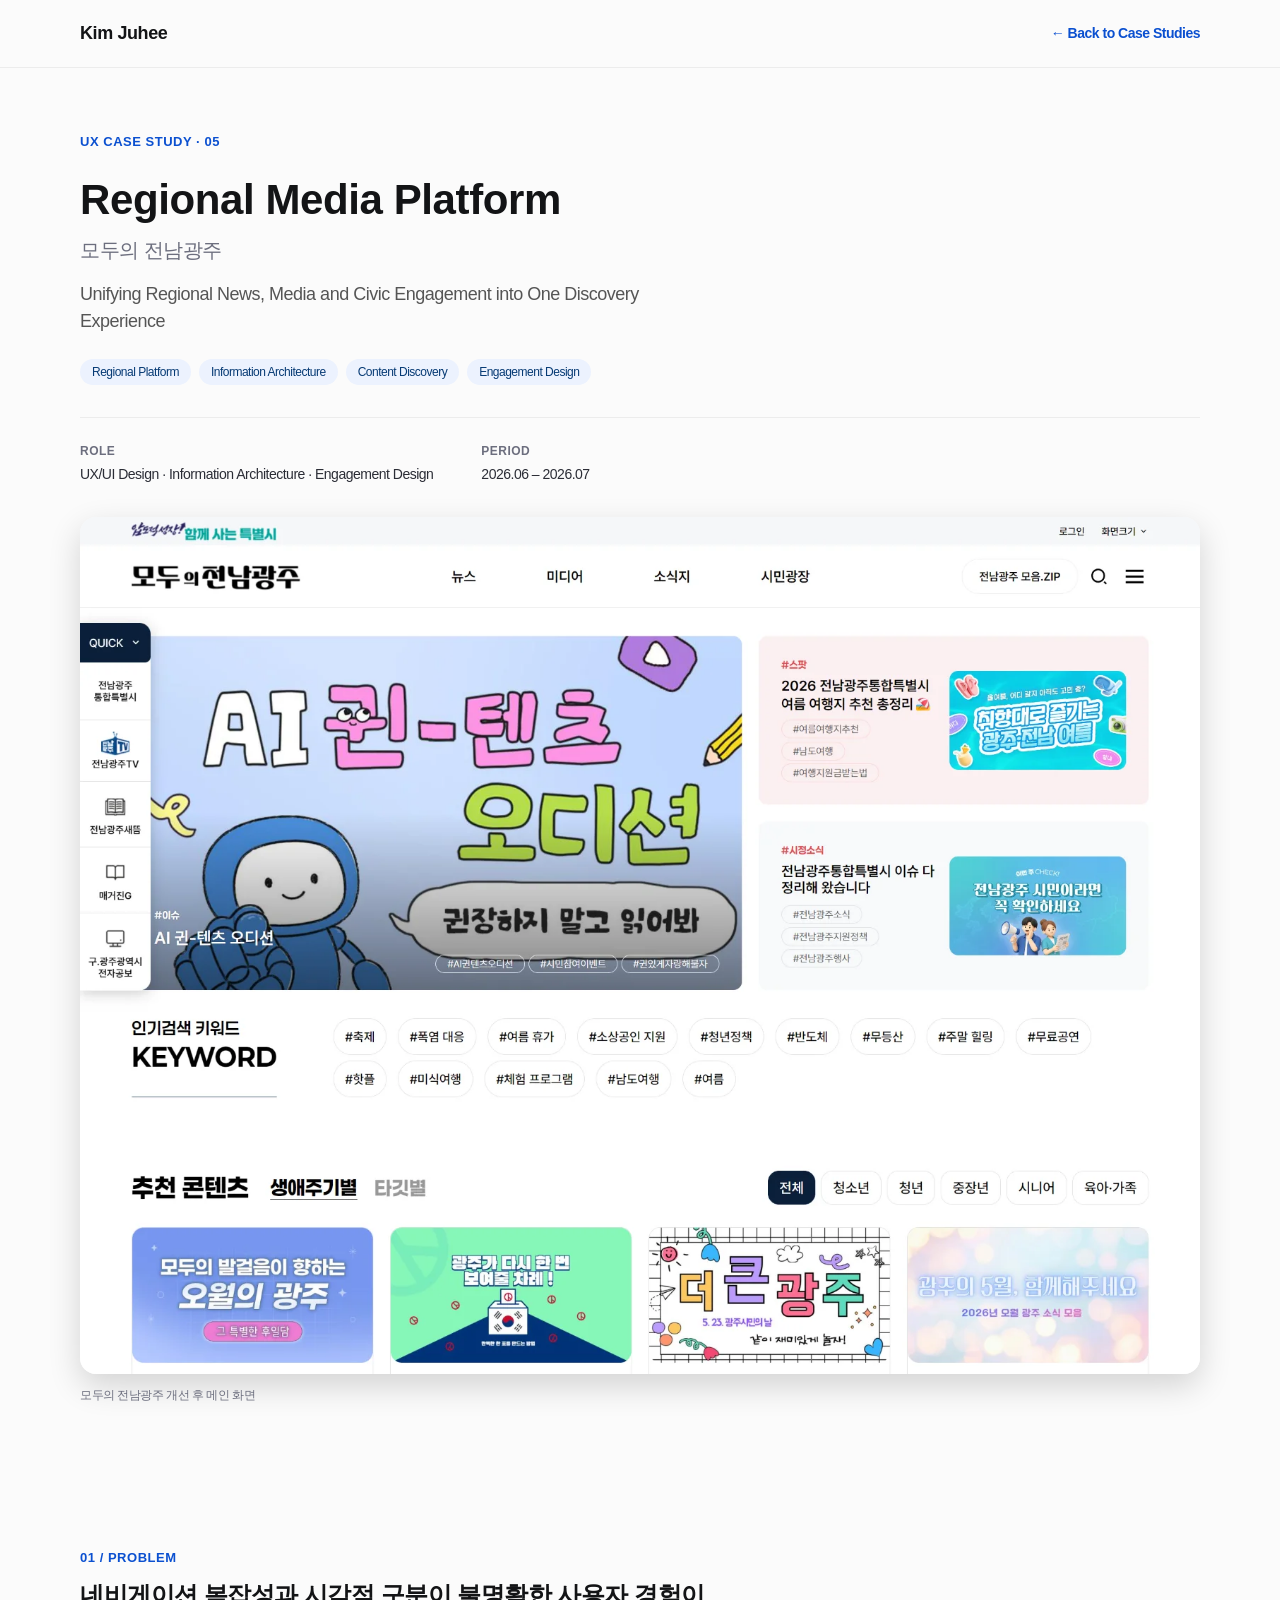
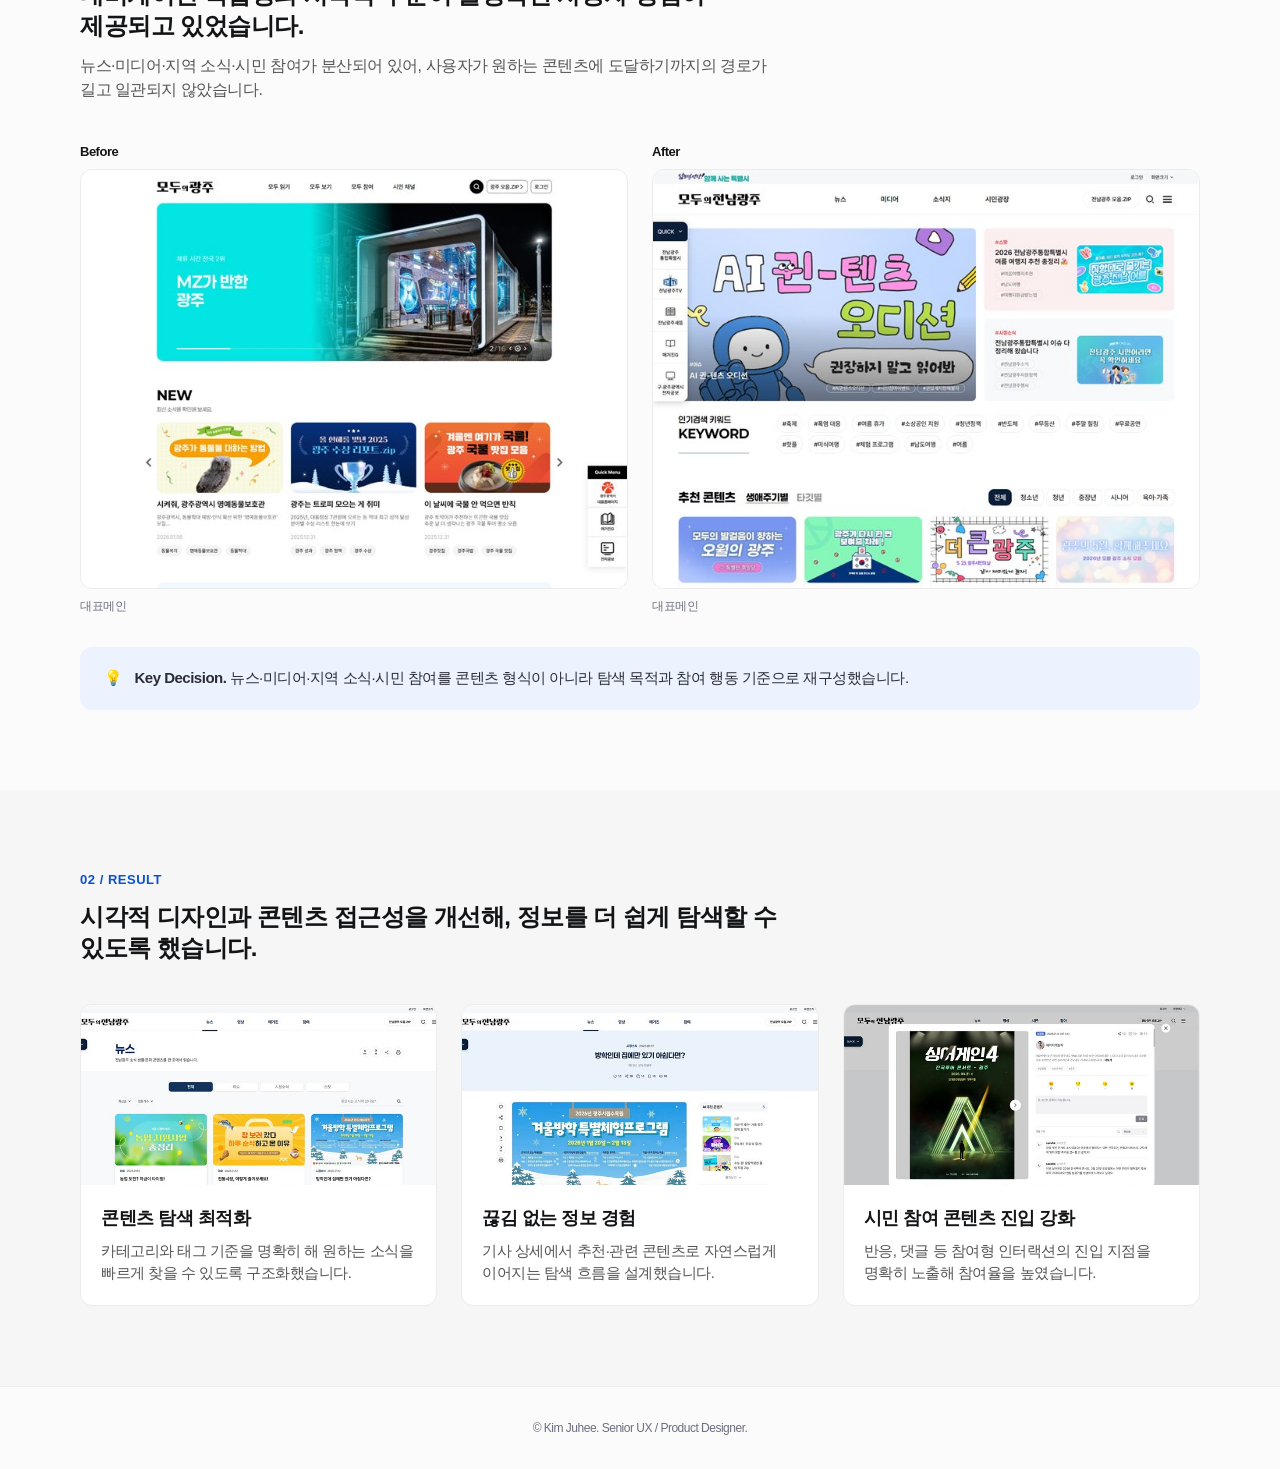
<file: cases/regional-media-platform/index.html>
<!DOCTYPE html>
<html lang="ko">
<head>
<meta charset="UTF-8">
<meta name="viewport" content="width=device-width, initial-scale=1.0">
<title>Regional Media Platform — Kim Juhee</title>
<meta name="description" content="분산된 콘텐츠와 참여 채널을 통합하고, 키워드·추천·생애주기 기반 진입점을 강화한 지역 미디어 플랫폼 UX Case Study.">
<link rel="stylesheet" href="../../assets/css/style.css">
<link rel="stylesheet" href="../../assets/css/case-regional-media-platform.css">
</head>
<body>
<header class="site-header">
  <div class="header-inner">
    <a href="../../index.html" class="logo">Kim Juhee</a>
    <a href="../../index.html#case-studies" class="rmp-header-back">← Back to Case Studies</a>
  </div>
</header>

<main id="top">

  <section class="rmp-hero">
    <div class="section-inner">
      <p class="rmp-hero-label">UX Case Study · 05</p>
      <h1 class="rmp-hero-title">Regional Media Platform</h1>
      <p class="rmp-hero-kr">모두의 전남광주</p>
      <p class="rmp-hero-subtitle">Unifying Regional News, Media and Civic Engagement into One Discovery Experience</p>
      <ul class="rmp-tags">
        <li class="rmp-tag">Regional Platform</li>
        <li class="rmp-tag">Information Architecture</li>
        <li class="rmp-tag">Content Discovery</li>
        <li class="rmp-tag">Engagement Design</li>
      </ul>
      <dl class="rmp-hero-meta">
        <div>
          <dt>Role</dt>
          <dd>UX/UI Design · Information Architecture · Engagement Design</dd>
        </div>
        <div>
          <dt>Period</dt>
          <dd>2026.06 – 2026.07</dd>
        </div>
      </dl>
      <figure class="rmp-hero-visual">
        <img src="../../assets/images/regional-media-platform/thumbnail.webp" alt="모두의 전남광주 개선 후 메인 화면 — 키워드 검색과 생애주기별 추천 콘텐츠가 상단에 배치된 화면">
        <figcaption>모두의 전남광주 개선 후 메인 화면</figcaption>
      </figure>
    </div>
  </section>

  <section id="problem">
    <div class="section-inner">
      <div class="rmp-section-header">
        <p class="rmp-label">01 / Problem</p>
        <h2 class="rmp-title">네비게이션 복잡성과 시각적 구분이 불명확한 사용자 경험이 제공되고 있었습니다.</h2>
        <p class="rmp-desc">뉴스·미디어·지역 소식·시민 참여가 분산되어 있어, 사용자가 원하는 콘텐츠에 도달하기까지의 경로가 길고 일관되지 않았습니다.</p>
      </div>

      <div class="rmp-compare">
        <figure class="rmp-compare-item">
          <p class="rmp-compare-label">Before</p>
          <img src="../../assets/images/regional-media-platform/before.jpg" alt="개선 전 모두의광주 메인 화면 — 콘텐츠 구분이 불명확한 그리드 레이아웃">
          <figcaption>대표메인</figcaption>
        </figure>
        <figure class="rmp-compare-item">
          <p class="rmp-compare-label">After</p>
          <img src="../../assets/images/regional-media-platform/after.jpg" alt="개선 후 모두의 전남광주 메인 화면 — 키워드 검색과 생애주기별 추천이 강화된 레이아웃">
          <figcaption>대표메인</figcaption>
        </figure>
      </div>

      <div class="rmp-bar">
        <span>💡</span>
        <span><strong>Key Decision.</strong> 뉴스·미디어·지역 소식·시민 참여를 콘텐츠 형식이 아니라 탐색 목적과 참여 행동 기준으로 재구성했습니다.</span>
      </div>
    </div>
  </section>

  <section id="result" class="rmp-alt">
    <div class="section-inner">
      <div class="rmp-section-header">
        <p class="rmp-label">02 / Result</p>
        <h2 class="rmp-title">시각적 디자인과 콘텐츠 접근성을 개선해, 정보를 더 쉽게 탐색할 수 있도록 했습니다.</h2>
      </div>

      <div class="rmp-result-grid">
        <article class="rmp-result-card">
          <img src="../../assets/images/regional-media-platform/result-discovery.jpg" alt="뉴스 목록 화면 — 카테고리 탭과 태그로 콘텐츠를 분류한 화면">
          <h3>콘텐츠 탐색 최적화</h3>
          <p>카테고리와 태그 기준을 명확히 해 원하는 소식을 빠르게 찾을 수 있도록 구조화했습니다.</p>
        </article>
        <article class="rmp-result-card">
          <img src="../../assets/images/regional-media-platform/result-seamless.jpg" alt="기사 상세 화면 — 추천 콘텐츠와 관련 콘텐츠가 이어지는 화면">
          <h3>끊김 없는 정보 경험</h3>
          <p>기사 상세에서 추천·관련 콘텐츠로 자연스럽게 이어지는 탐색 흐름을 설계했습니다.</p>
        </article>
        <article class="rmp-result-card">
          <img src="../../assets/images/regional-media-platform/result-engagement.jpg" alt="시민 참여 콘텐츠 상세 화면 — 반응과 댓글 참여가 가능한 화면">
          <h3>시민 참여 콘텐츠 진입 강화</h3>
          <p>반응, 댓글 등 참여형 인터랙션의 진입 지점을 명확히 노출해 참여율을 높였습니다.</p>
        </article>
      </div>
    </div>
  </section>

</main>

<footer class="site-footer">
  <p>&copy; Kim Juhee. Senior UX / Product Designer.</p>
</footer>

<a href="#top" class="back-to-top" aria-label="맨 위로">↑</a>

<script>
  const backToTop = document.querySelector('.back-to-top');
  window.addEventListener('scroll', () => {
    backToTop.classList.toggle('visible', window.scrollY > 600);
  });
</script>
</body>
</html>
</file>
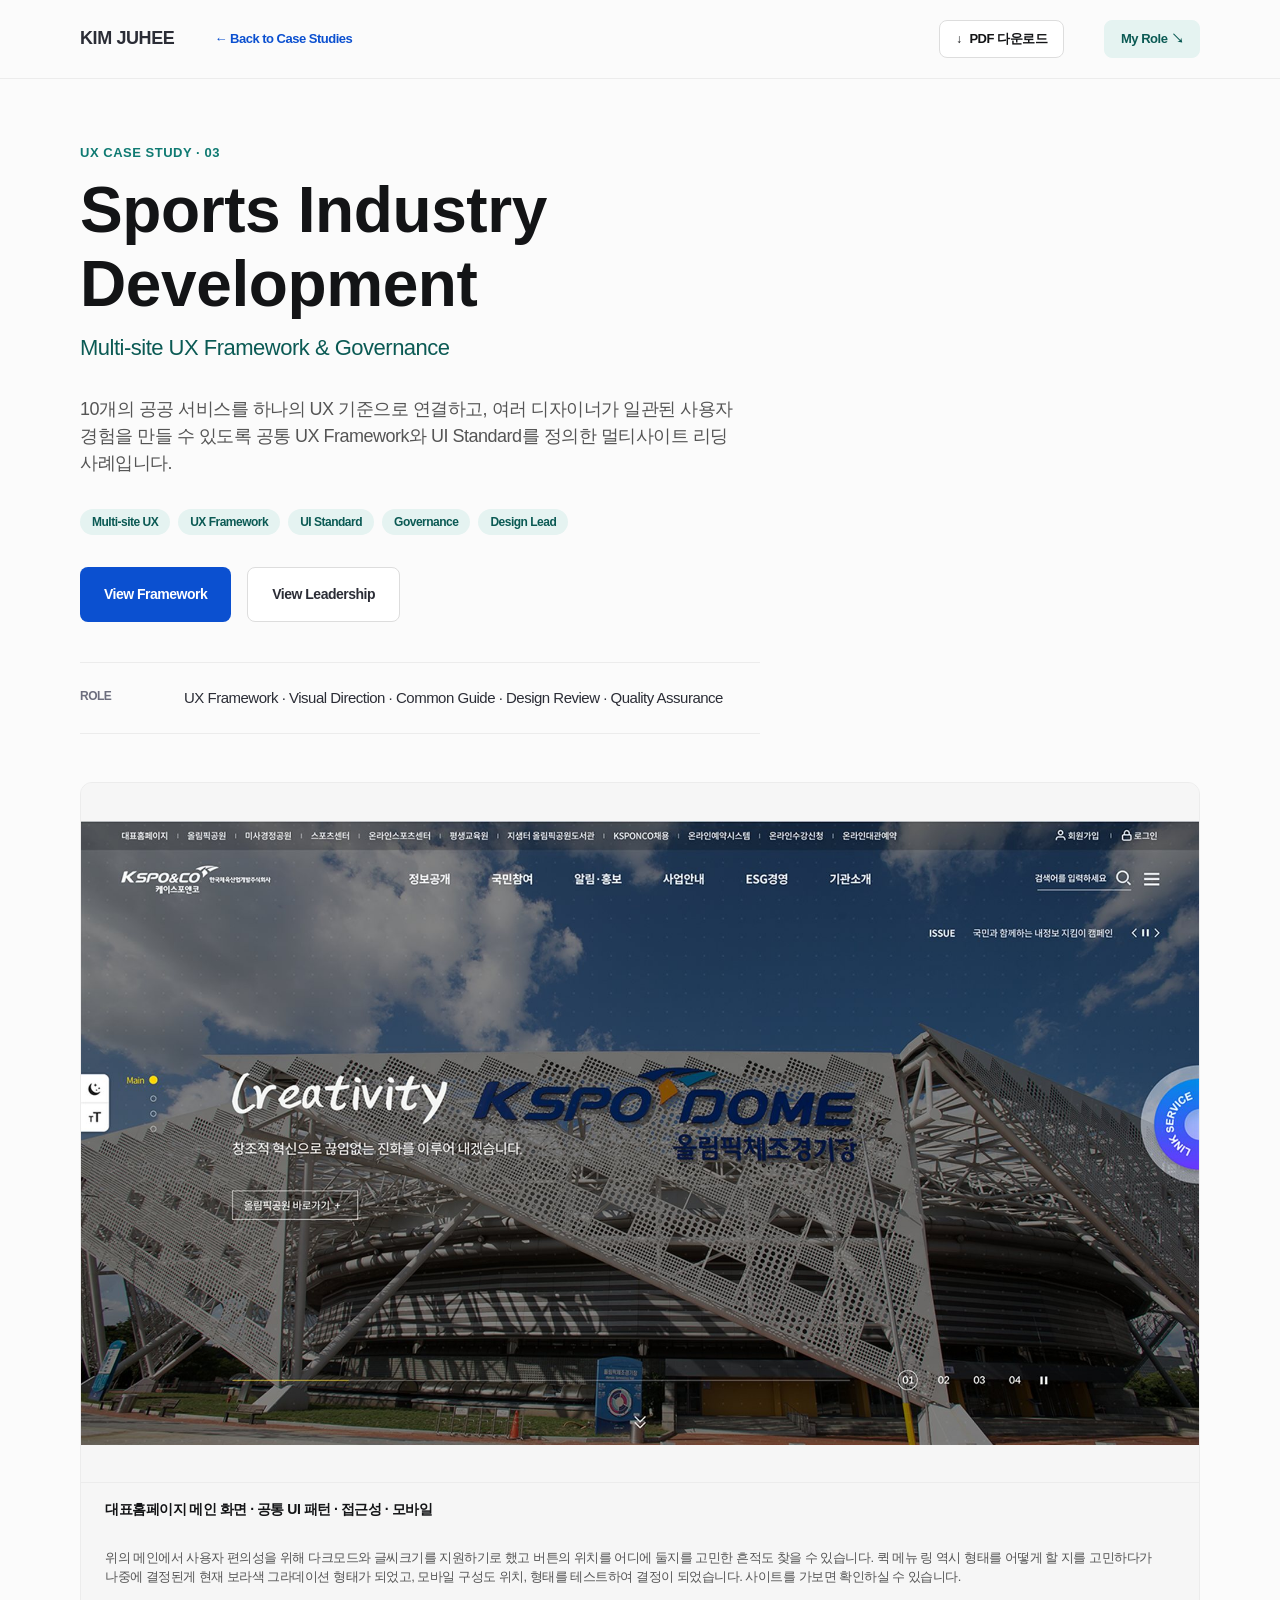
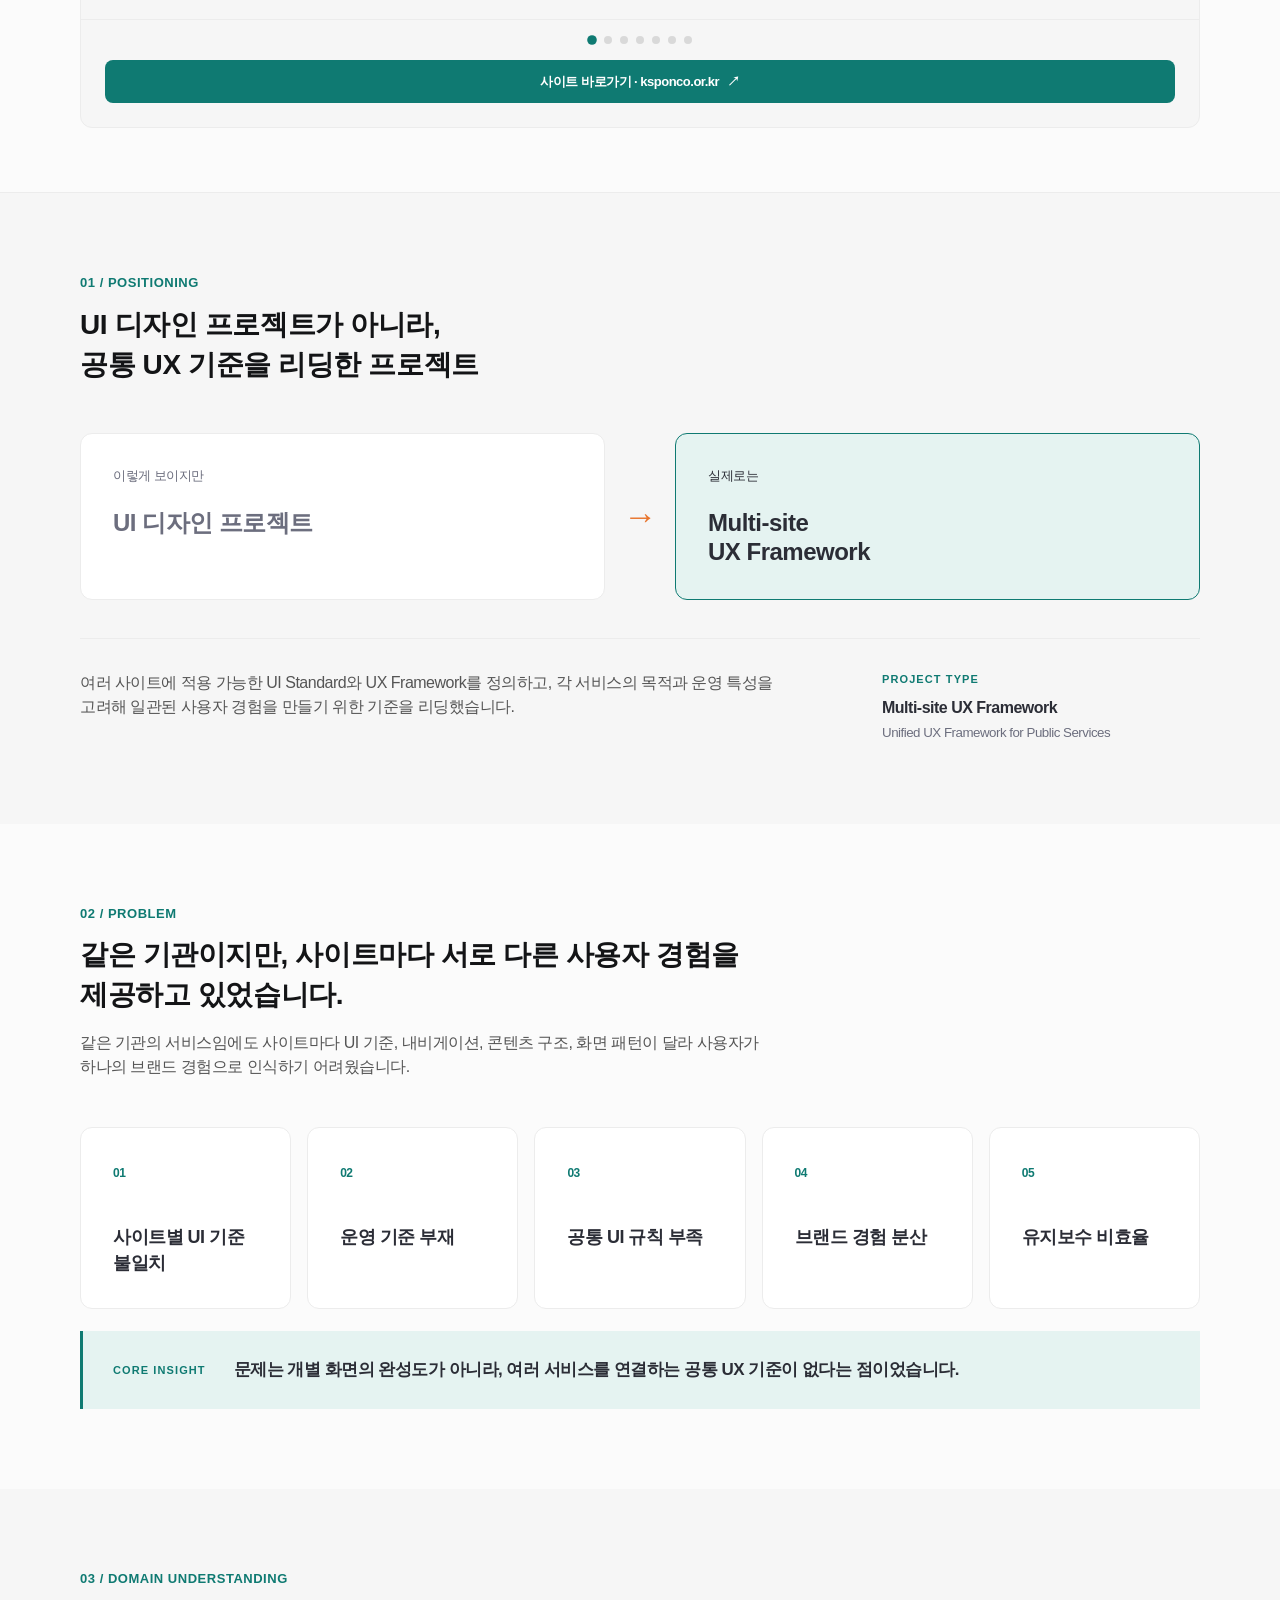
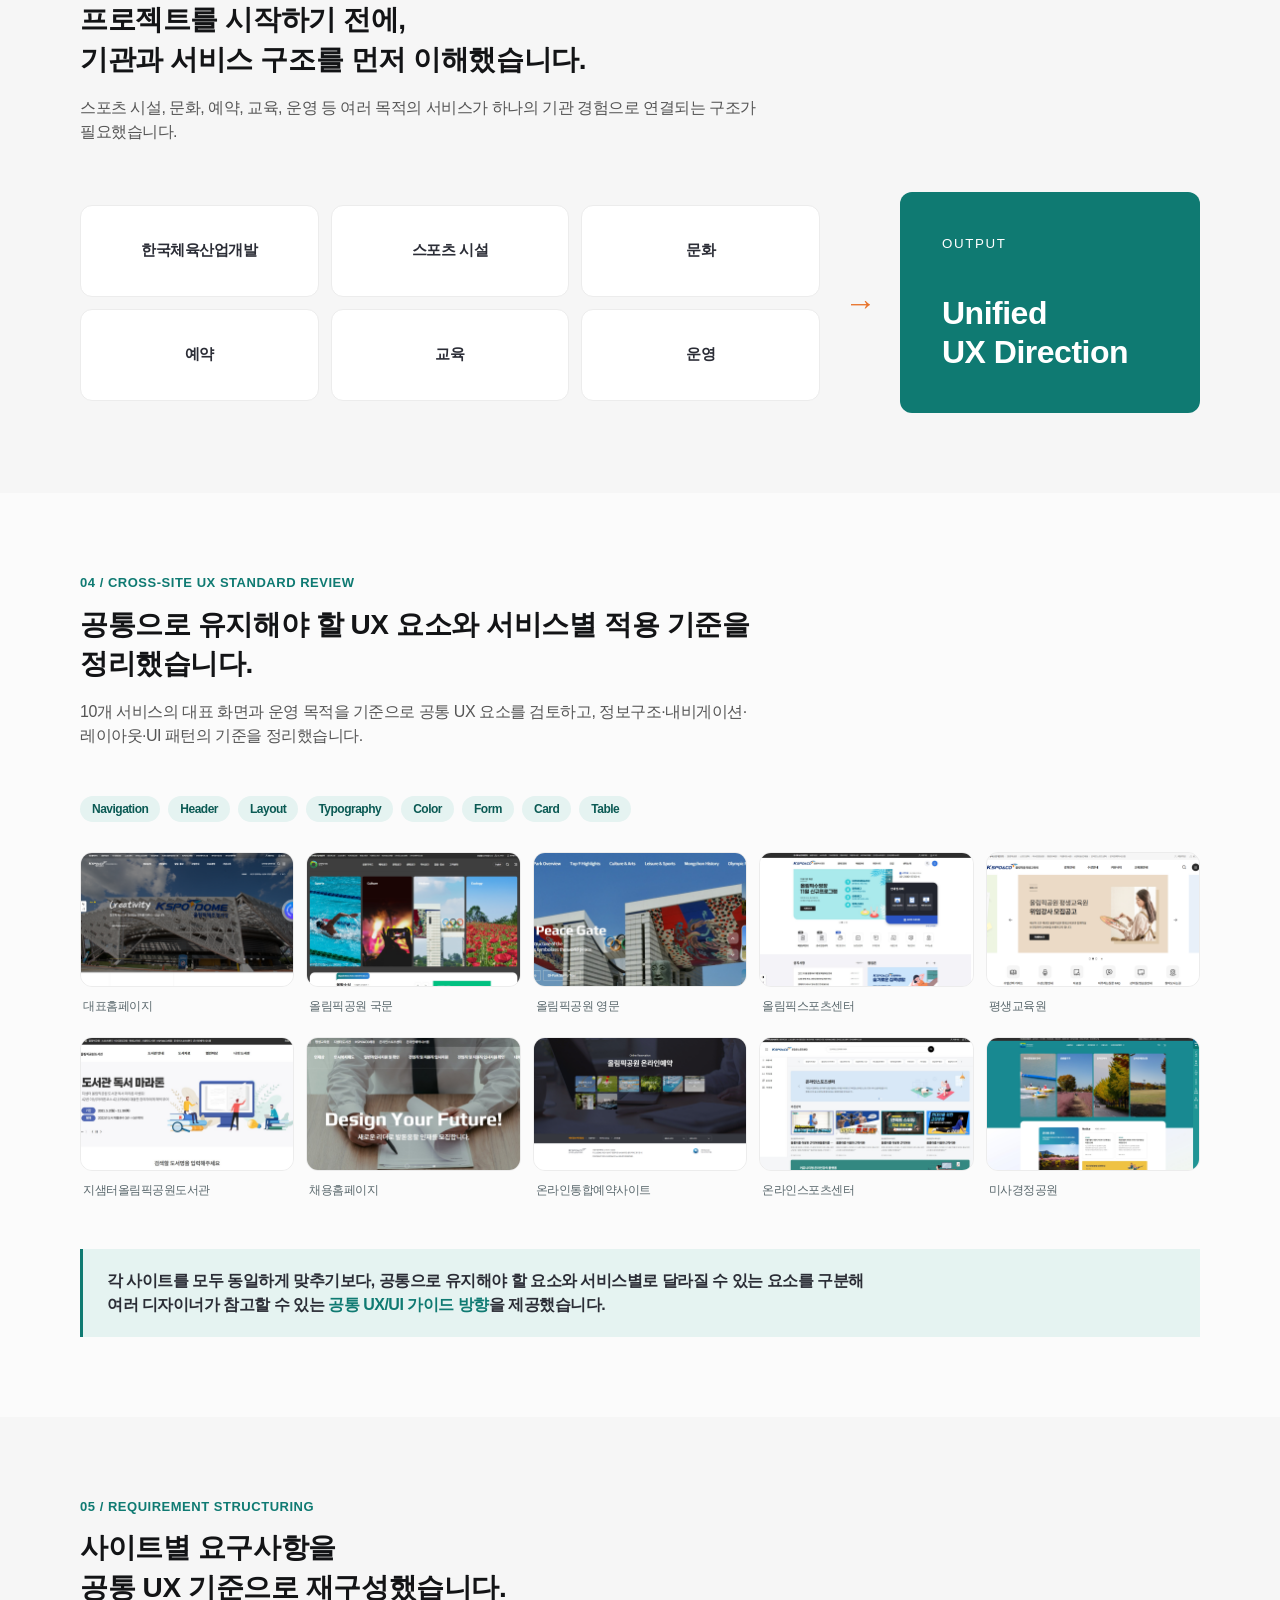
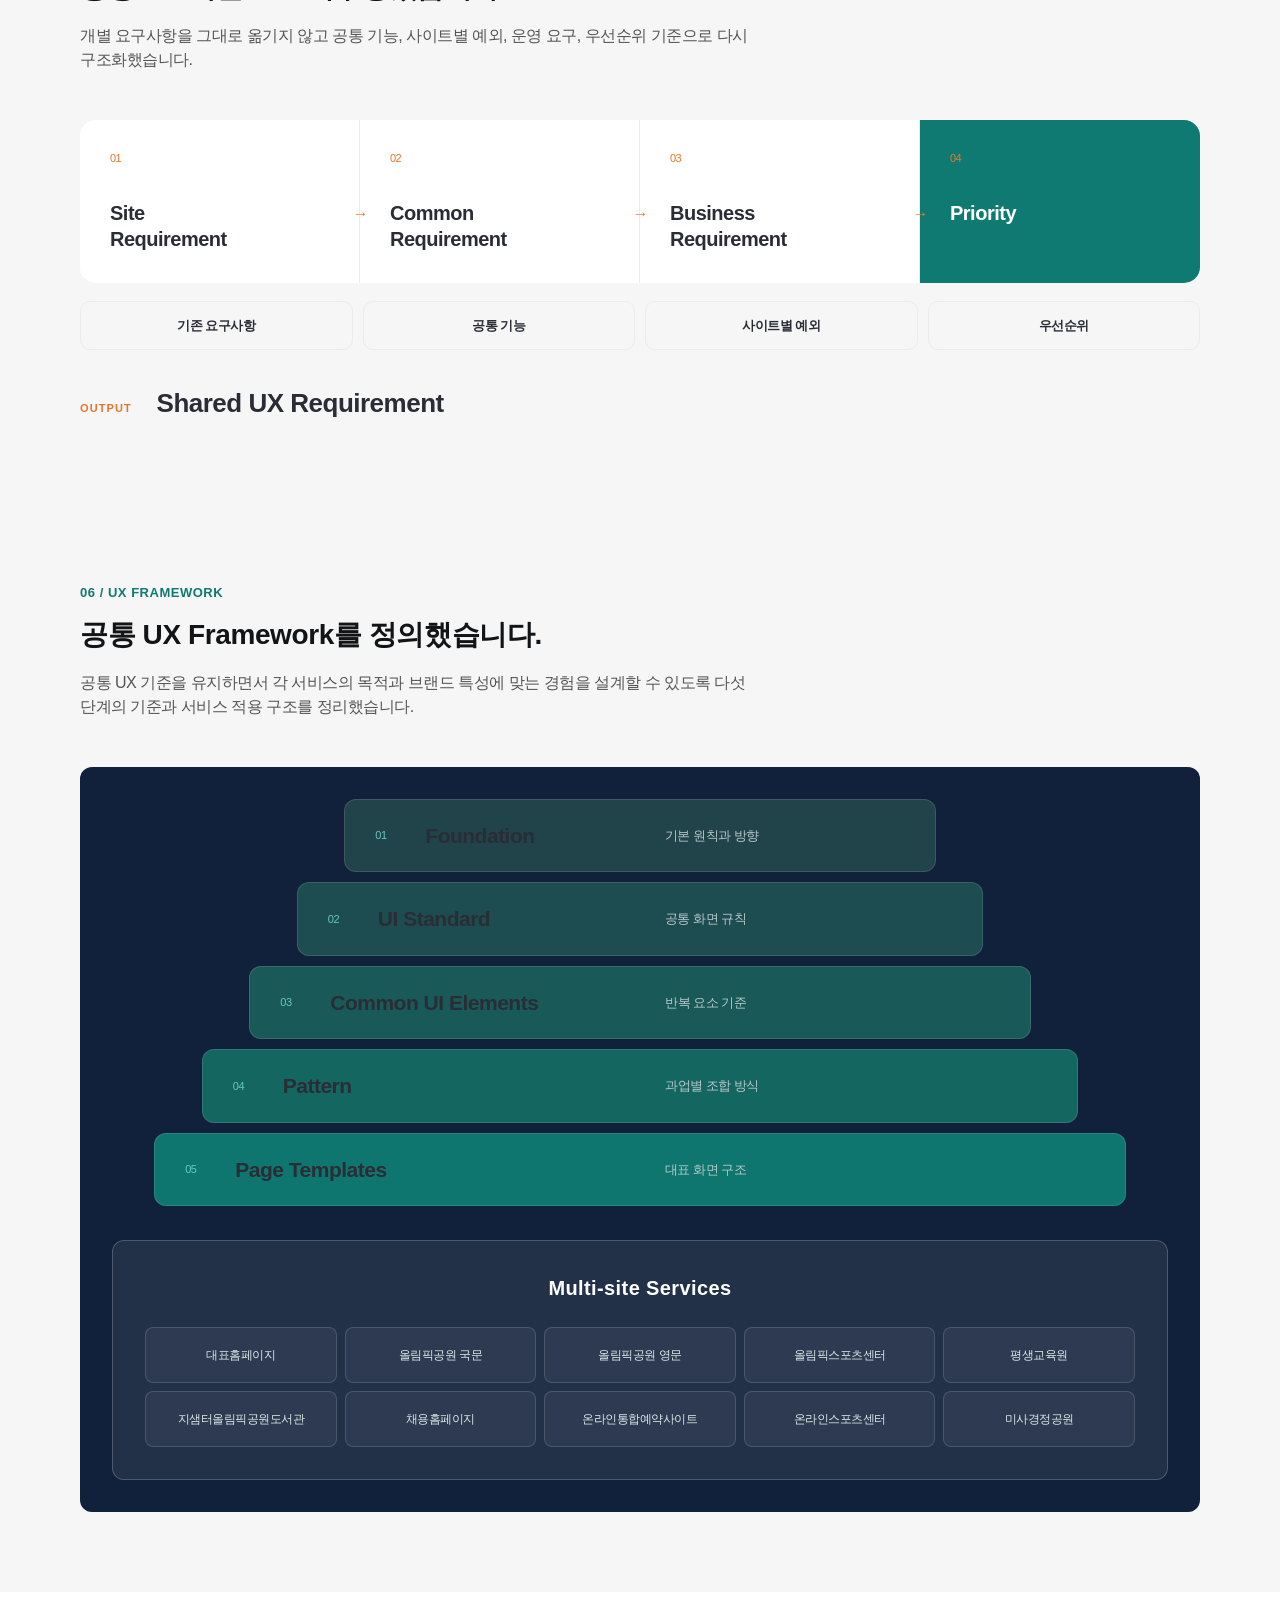
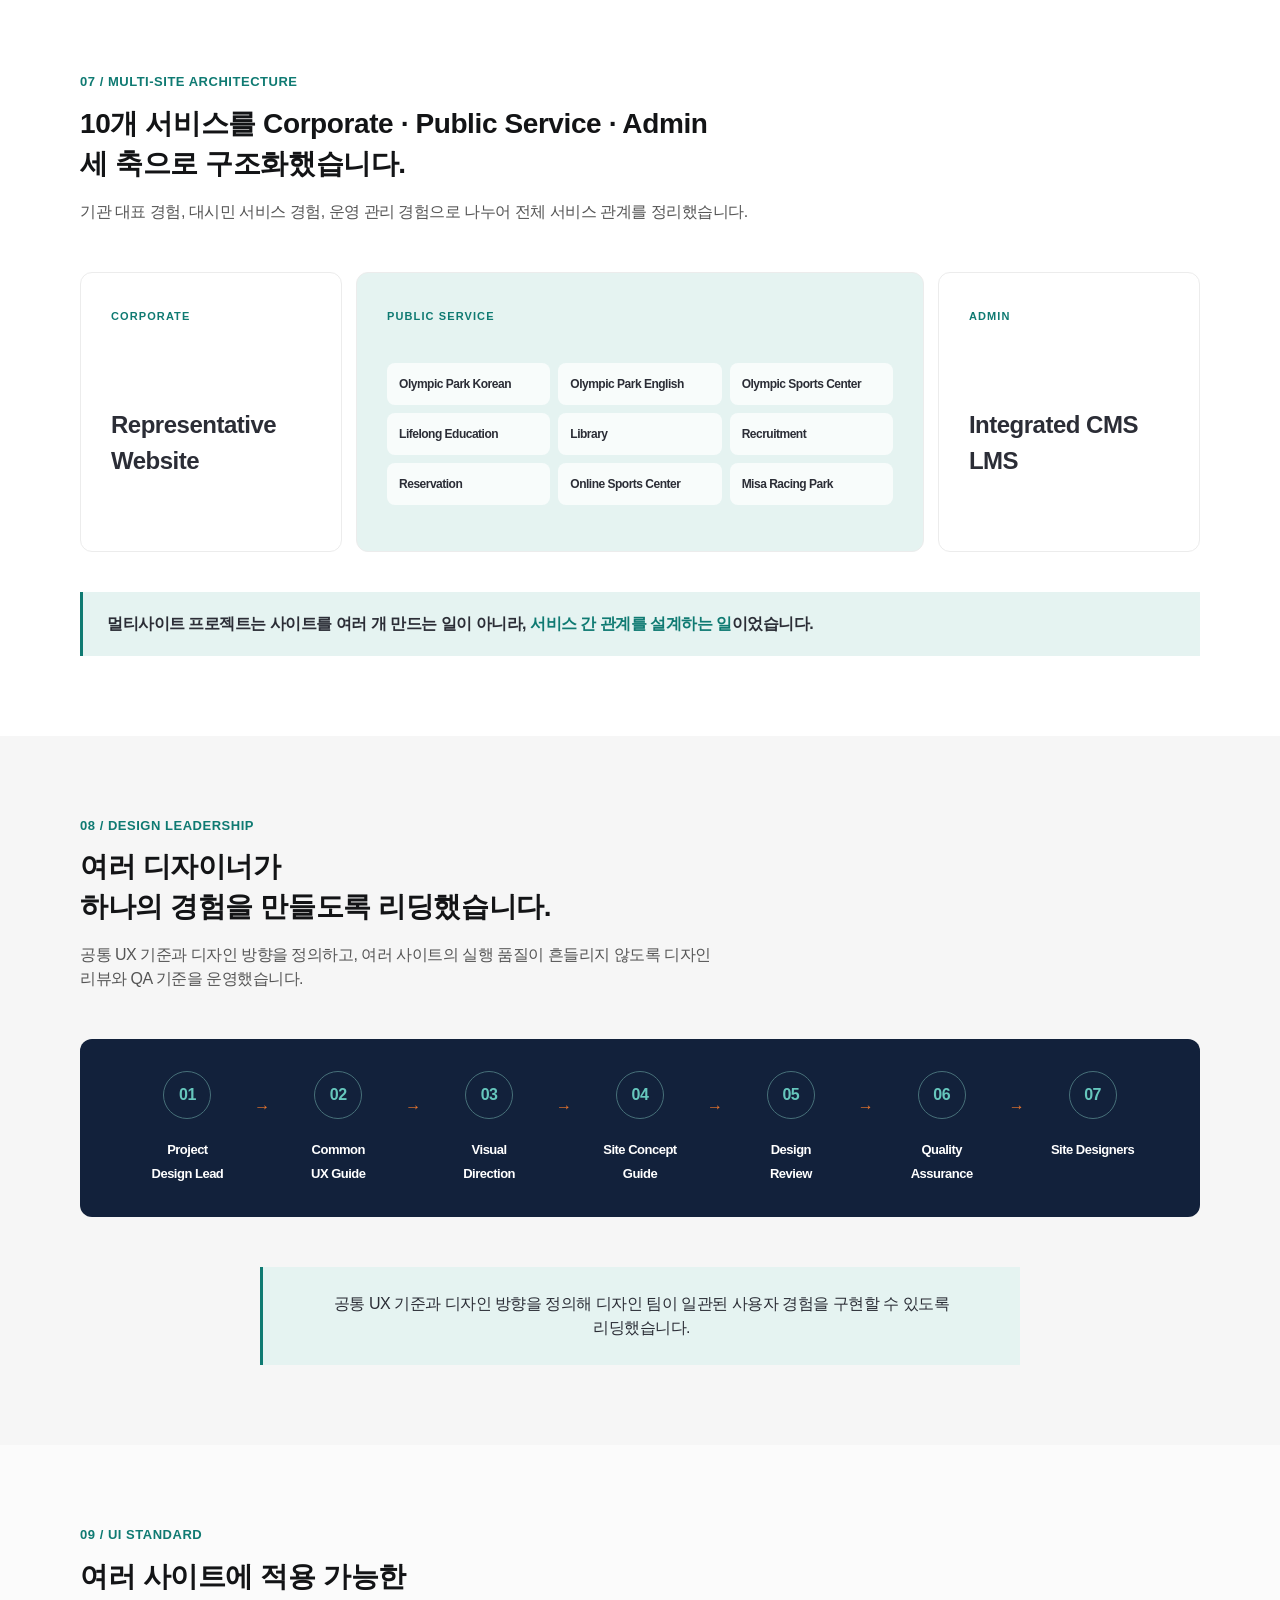
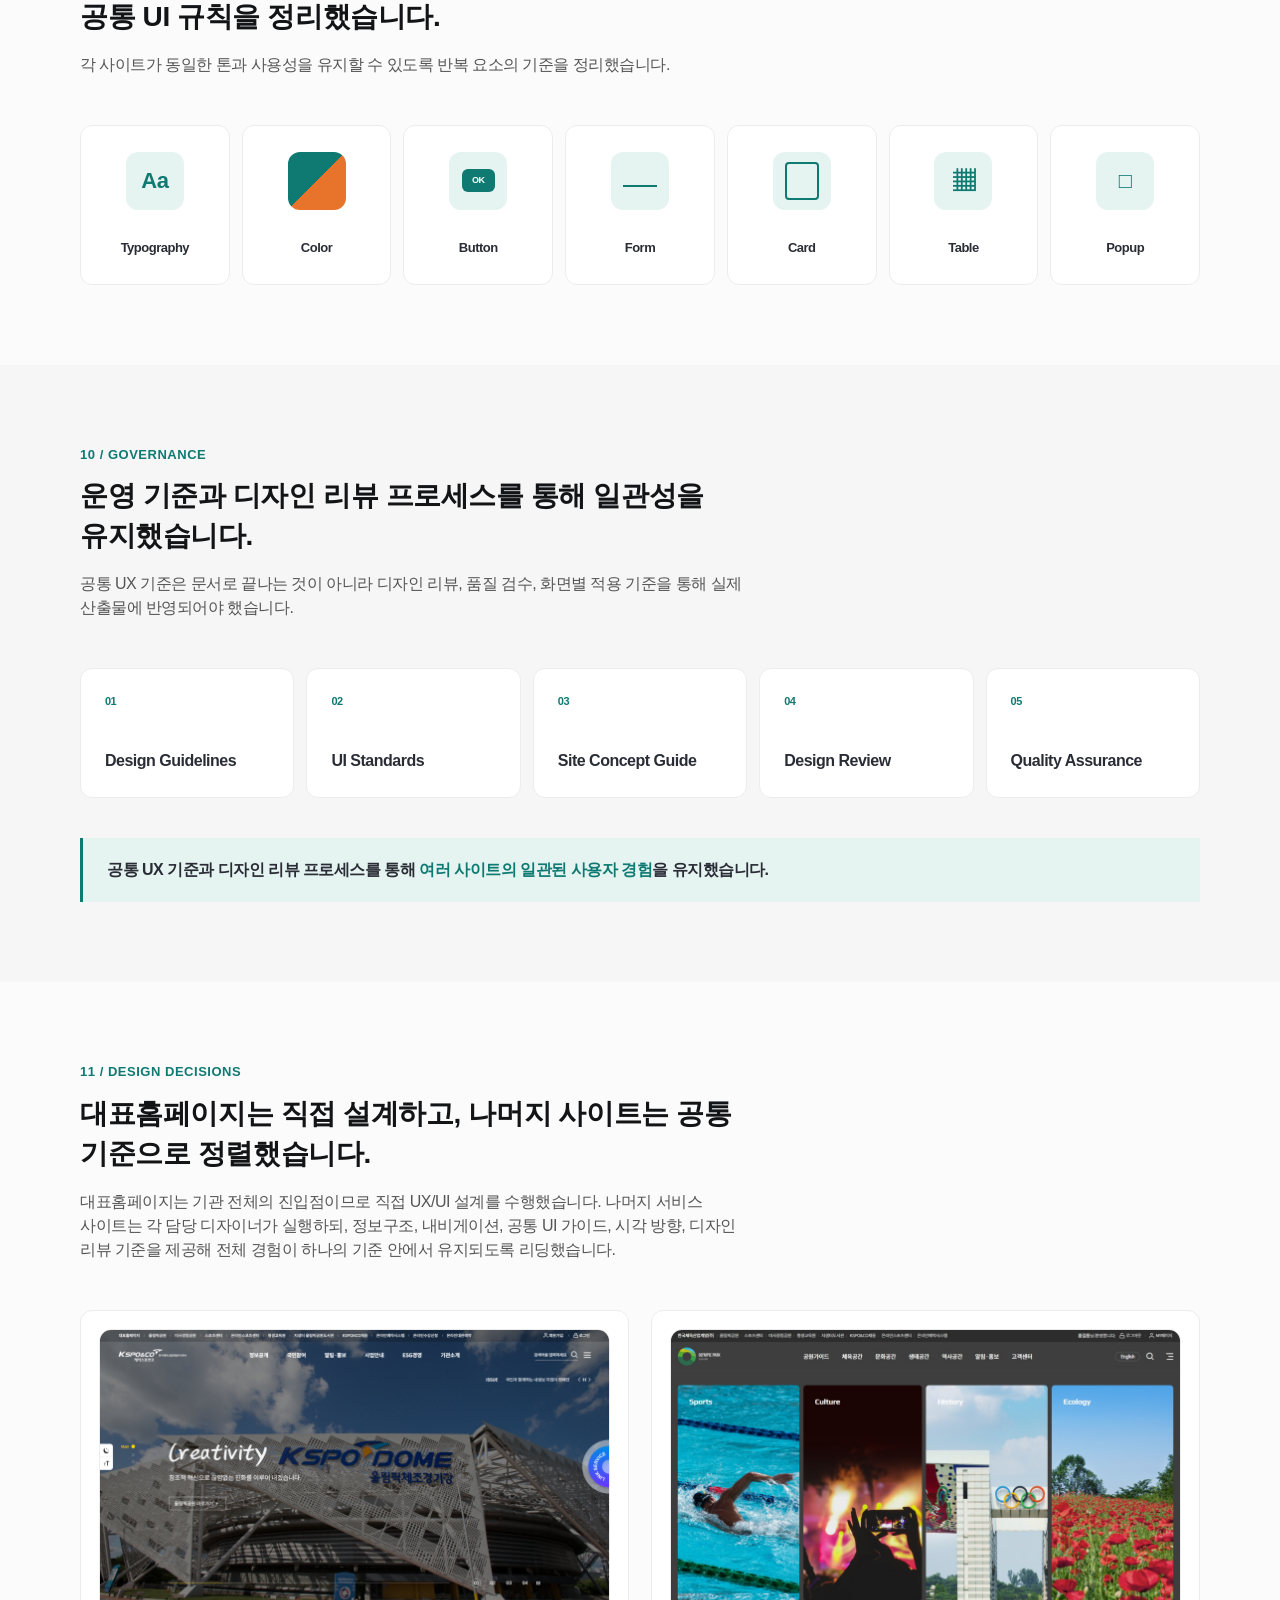
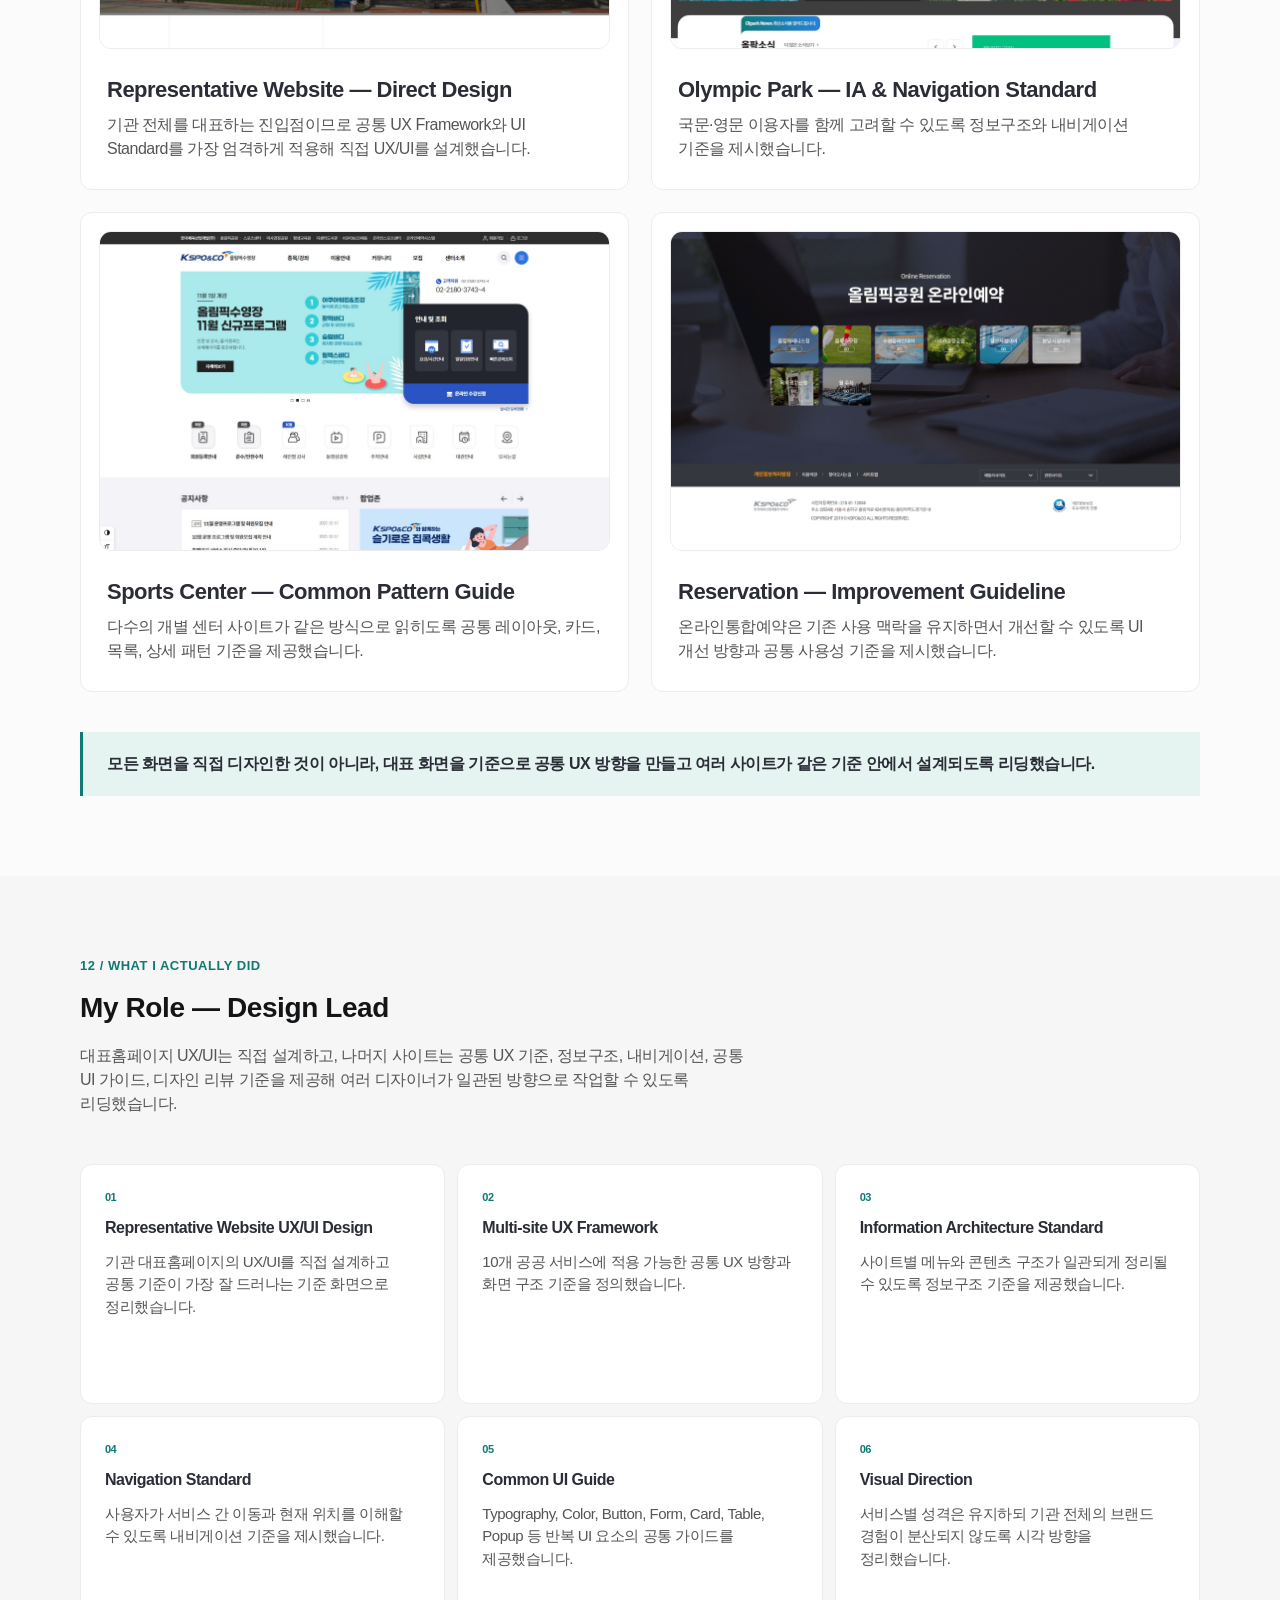
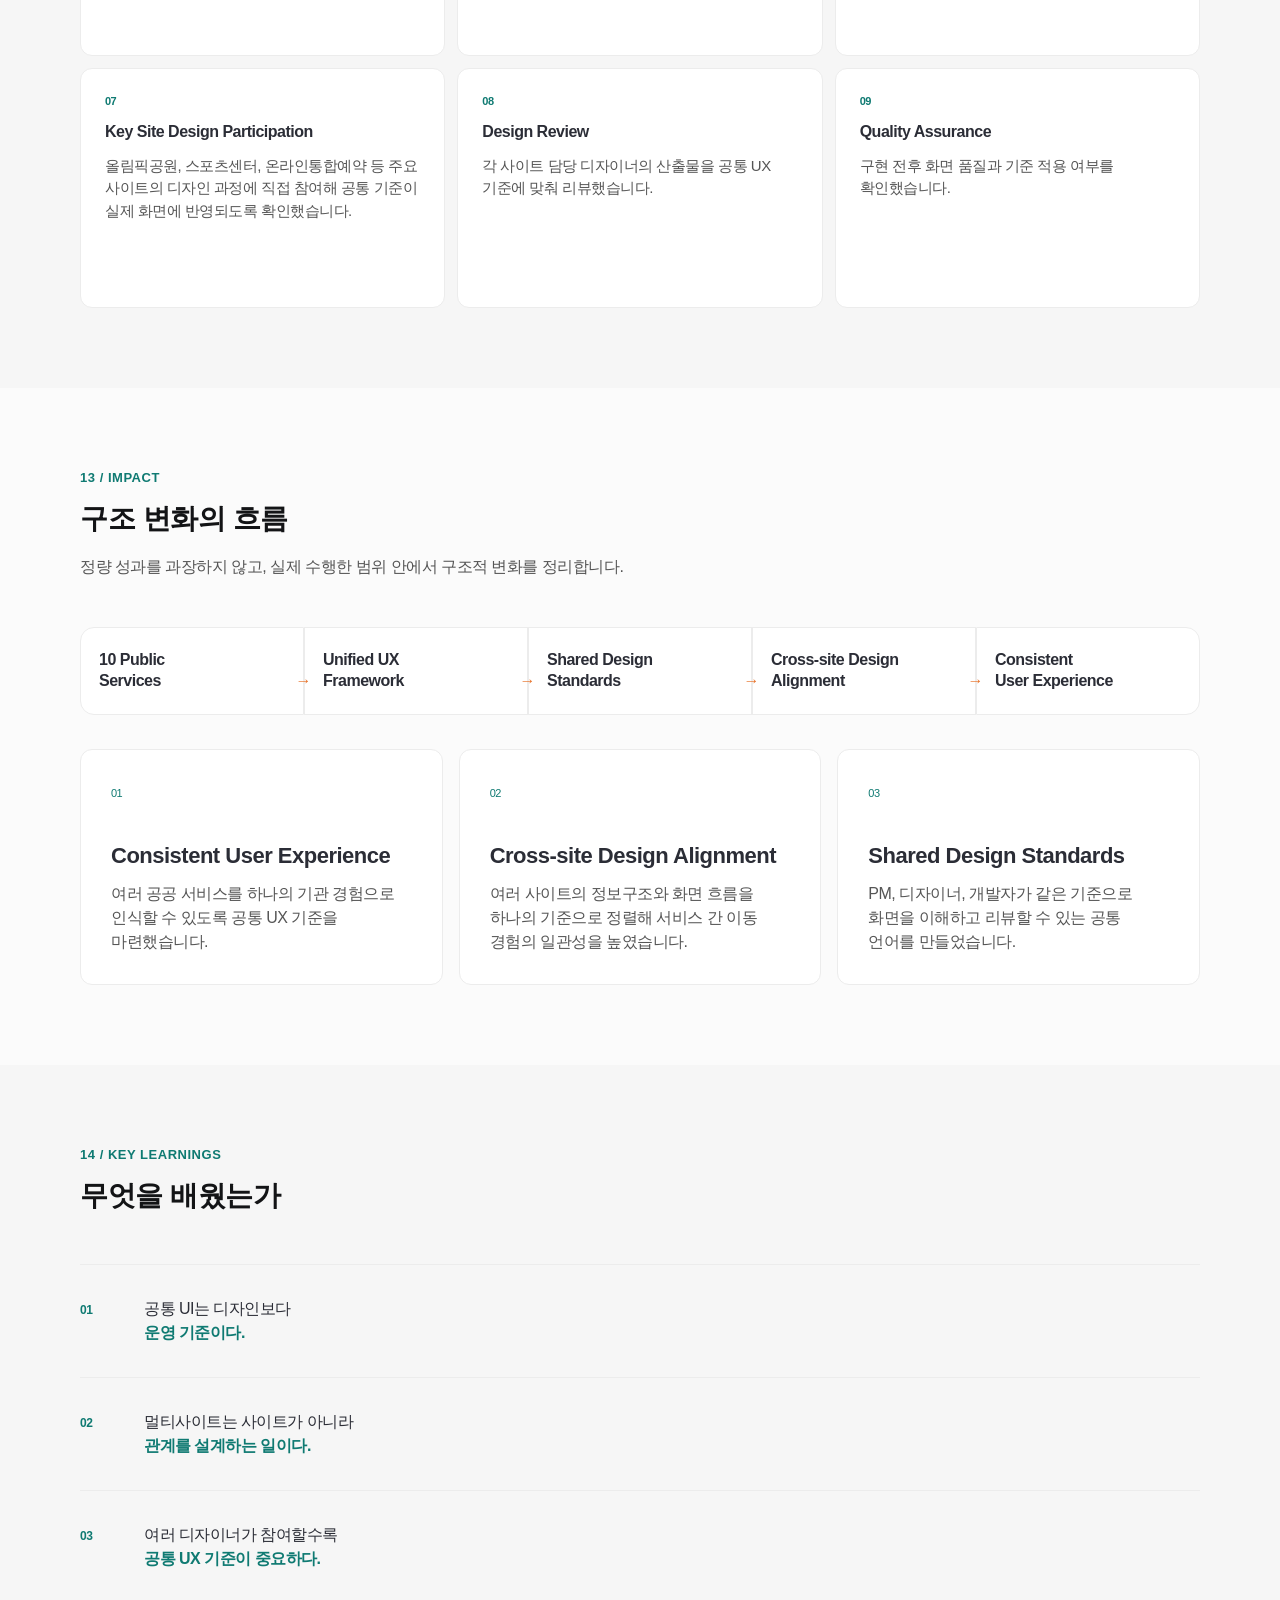
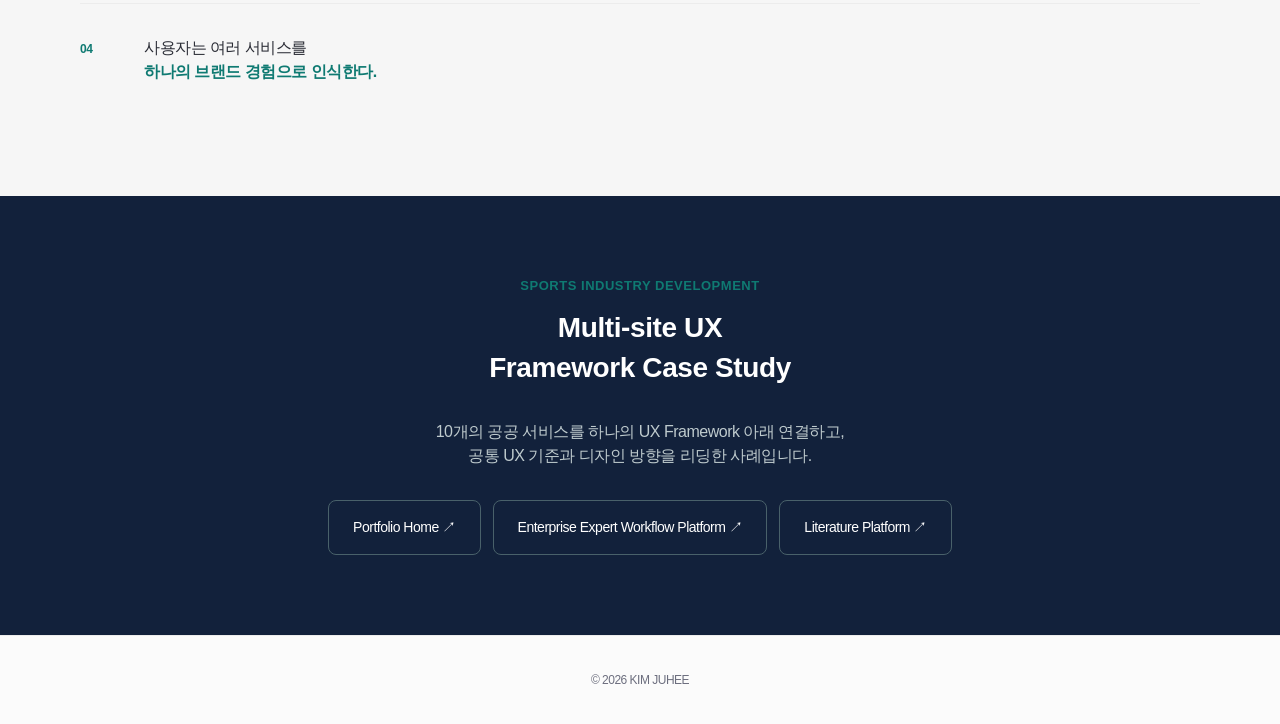
<file: cases/sports-industry/index.html>
<!doctype html>
<html lang="ko">
<head>
  <meta charset="utf-8">
  <meta name="viewport" content="width=device-width, initial-scale=1">
  <meta name="theme-color" content="#f6f7f3">
  <meta name="description" content="10개 공공 서비스를 하나의 UX 기준으로 연결한 Multi-site UX Framework & Governance 사례">
  <title>Sports Industry Development | Multi-site UX Framework & Governance</title>
  <link rel="stylesheet" href="../../assets/css/style.css">
  <link rel="stylesheet" href="../../assets/css/sports-industry.css">
  <script src="../../assets/js/sports-industry.js" defer></script>
</head>
<body>
  <div class="progress" aria-hidden="true"><span></span></div>
  <header class="site-header">
    <div class="wrap header-inner">
      <a class="brand" href="#top" aria-label="페이지 처음으로"><span class="brand-dot"></span>KIM JUHEE</a>
      <a href="../../index.html#case-studies" class="header-back">← Back to Case Studies</a>
      <nav aria-label="주요 섹션"><a href="#problem">Problem</a><a href="#framework">Framework</a><a href="#leadership">Leadership</a><a href="#impact">Impact</a></nav>
      <a class="header-pdf" href="../../assets/pdf/KimJuhee_Sports_Industry_Development_UX_Framework.pdf" download>PDF 다운로드</a>
      <a class="header-cta" href="#role">My Role <span aria-hidden="true">↘</span></a>
    </div>
  </header>

  <main id="top">
    <section class="hero section">
      <div class="wrap hero-grid">
        <div class="hero-copy reveal">
          <p class="eyebrow">UX CASE STUDY · 03</p>
          <h1>Sports Industry<br>Development</h1>
          <p class="hero-sub">Multi-site UX Framework <span>&amp;</span> Governance</p>
          <p class="lead">10개의 공공 서비스를 하나의 UX 기준으로 연결하고, 여러 디자이너가 일관된 사용자 경험을 만들 수 있도록 공통 UX Framework와 UI Standard를 정의한 멀티사이트 리딩 사례입니다.</p>
          <div class="tags" aria-label="프로젝트 키워드"><span>Multi-site UX</span><span>UX Framework</span><span>UI Standard</span><span>Governance</span><span>Design Lead</span></div>
          <div class="hero-actions"><a class="button primary" href="#framework">View Framework</a><a class="button ghost" href="#leadership">View Leadership</a></div>
          <dl class="role-line"><dt>ROLE</dt><dd>UX Framework · Visual Direction · Common Guide · Design Review · Quality Assurance</dd></dl>
        </div>
        <figure class="hero-visual reveal">
          <div class="hero-slideshow" id="siHeroSlideshow">
            <img class="hero-main-img hero-slide is-active" src="../../assets/images/sports-industry/hero-slide-01.jpg" alt="대표홈페이지 메인 히어로 화면 — Creativity KSPO DOME">
            <img class="hero-main-img hero-slide" src="../../assets/images/sports-industry/hero-slide-02.jpg" alt="스포츠센터·공지사항·보도자료·팝업존이 배치된 화면">
            <img class="hero-main-img hero-slide" src="../../assets/images/sports-industry/hero-slide-03.jpg" alt="공원관리 사업안내 카드 캐러셀 화면">
            <img class="hero-main-img hero-slide" src="../../assets/images/sports-industry/hero-slide-04.jpg" alt="홍보동영상·SNS·경영백서·사회공헌 화면">
            <img class="hero-main-img hero-slide" src="../../assets/images/sports-industry/hero-slide-05.jpg" alt="접근성 도구가 노출된 대표홈페이지 히어로 화면">
            <img class="hero-main-img hero-slide" src="../../assets/images/sports-industry/hero-slide-06.jpg" alt="흑백모드로 전환된 스포츠센터·공지사항 화면">
            <img class="hero-main-img hero-slide" src="../../assets/images/sports-industry/hero-slide-07.jpg" alt="모바일 반응형 화면 — 퀵메뉴와 이벤트 팝업">
          </div>
          <p class="hero-visual-note"><strong>대표홈페이지 메인 화면 · 공통 UI 패턴 · 접근성 · 모바일</strong><br>위의 메인에서 사용자 편의성을 위해 다크모드와 글씨크기를 지원하기로 했고 버튼의 위치를 어디에 둘지를 고민한 흔적도 찾을 수 있습니다. 퀵 메뉴 링 역시 형태를 어떻게 할 지를 고민하다가 나중에 결정된게 현재 보라색 그라데이션 형태가 되었고, 모바일 구성도 위치, 형태를 테스트하여 결정이 되었습니다. 사이트를 가보면 확인하실 수 있습니다.</p>
          <div class="hero-slide-dots">
            <button class="hero-slide-dot is-active" aria-label="1번 화면 보기"></button>
            <button class="hero-slide-dot" aria-label="2번 화면 보기"></button>
            <button class="hero-slide-dot" aria-label="3번 화면 보기"></button>
            <button class="hero-slide-dot" aria-label="4번 화면 보기"></button>
            <button class="hero-slide-dot" aria-label="5번 화면 보기"></button>
            <button class="hero-slide-dot" aria-label="6번 화면 보기"></button>
            <button class="hero-slide-dot" aria-label="7번 화면 보기"></button>
          </div>
          <a href="https://www.ksponco.or.kr/" target="_blank" rel="noopener" class="hero-visual-site-link">사이트 바로가기 · ksponco.or.kr <span aria-hidden="true">↗</span></a>
        </figure>
      </div>
    </section>

    <section class="section dark-section" id="positioning">
      <div class="wrap">
        <header class="section-head reveal"><p class="eyebrow">01 / POSITIONING</p><h2>UI 디자인 프로젝트가 아니라,<br>공통 UX 기준을 리딩한 프로젝트</h2></header>
        <div class="position-grid reveal"><article class="position-card muted"><span>이렇게 보이지만</span><strong>UI 디자인 프로젝트</strong></article><div class="shift" aria-hidden="true">→</div><article class="position-card active"><span>실제로는</span><strong>Multi-site<br>UX Framework</strong></article></div>
        <div class="split-note reveal"><p>여러 사이트에 적용 가능한 UI Standard와 UX Framework를 정의하고, 각 서비스의 목적과 운영 특성을 고려해 일관된 사용자 경험을 만들기 위한 기준을 리딩했습니다.</p><dl><dt>PROJECT TYPE</dt><dd>Multi-site UX Framework<br><small>Unified UX Framework for Public Services</small></dd></dl></div>
      </div>
    </section>

    <section class="section" id="problem">
      <div class="wrap"><header class="section-head reveal"><p class="eyebrow">02 / PROBLEM</p><h2>같은 기관이지만, 사이트마다 서로 다른 사용자 경험을 제공하고 있었습니다.</h2><p>같은 기관의 서비스임에도 사이트마다 UI 기준, 내비게이션, 콘텐츠 구조, 화면 패턴이 달라 사용자가 하나의 브랜드 경험으로 인식하기 어려웠습니다.</p></header>
        <div class="card-grid five"> <article class="number-card reveal"><b>01</b><h3>사이트별 UI 기준 불일치</h3></article><article class="number-card reveal"><b>02</b><h3>운영 기준 부재</h3></article><article class="number-card reveal"><b>03</b><h3>공통 UI 규칙 부족</h3></article><article class="number-card reveal"><b>04</b><h3>브랜드 경험 분산</h3></article><article class="number-card reveal"><b>05</b><h3>유지보수 비효율</h3></article></div>
        <aside class="insight reveal"><span>CORE INSIGHT</span><strong>문제는 개별 화면의 완성도가 아니라, 여러 서비스를 연결하는 공통 UX 기준이 없다는 점이었습니다.</strong></aside>
      </div>
    </section>

    <section class="section tint">
      <div class="wrap"><header class="section-head reveal"><p class="eyebrow">03 / DOMAIN UNDERSTANDING</p><h2>프로젝트를 시작하기 전에,<br>기관과 서비스 구조를 먼저 이해했습니다.</h2><p>스포츠 시설, 문화, 예약, 교육, 운영 등 여러 목적의 서비스가 하나의 기관 경험으로 연결되는 구조가 필요했습니다.</p></header>
        <div class="domain-map reveal"><div class="keyword-ring"><span>한국체육산업개발</span><span>스포츠 시설</span><span>문화</span><span>예약</span><span>교육</span><span>운영</span></div><div class="map-arrow">→</div><div class="output"><small>OUTPUT</small><strong>Unified<br>UX Direction</strong></div></div>
      </div>
    </section>

    <section class="section" id="audit">
      <div class="wrap"><header class="section-head reveal"><p class="eyebrow">04 / CROSS-SITE UX STANDARD REVIEW</p><h2>공통으로 유지해야 할 UX 요소와 서비스별 적용 기준을 정리했습니다.</h2><p>10개 서비스의 대표 화면과 운영 목적을 기준으로 공통 UX 요소를 검토하고, 정보구조·내비게이션·레이아웃·UI 패턴의 기준을 정리했습니다.</p></header>
        <div class="audit-chips reveal"><span>Navigation</span><span>Header</span><span>Layout</span><span>Typography</span><span>Color</span><span>Form</span><span>Card</span><span>Table</span></div>
        <!-- Replace each numbered tile below with the corresponding service screenshot. -->
        <div class="service-grid reveal"> <figure><img src="../../assets/images/sports-industry/site01.png" alt="대표홈페이지 화면"><figcaption>대표홈페이지</figcaption></figure><figure><img src="../../assets/images/sports-industry/site02.png" alt="올림픽공원 국문 화면"><figcaption>올림픽공원 국문</figcaption></figure><figure><img src="../../assets/images/sports-industry/site03.png" alt="올림픽공원 영문 화면"><figcaption>올림픽공원 영문</figcaption></figure><figure><img src="../../assets/images/sports-industry/site04.png" alt="올림픽스포츠센터 화면"><figcaption>올림픽스포츠센터</figcaption></figure><figure><img src="../../assets/images/sports-industry/site05.png" alt="평생교육원 화면"><figcaption>평생교육원</figcaption></figure><figure><img src="../../assets/images/sports-industry/site06.png" alt="지샘터올림픽공원도서관 화면"><figcaption>지샘터올림픽공원도서관</figcaption></figure><figure><img src="../../assets/images/sports-industry/site07.png" alt="채용홈페이지 화면"><figcaption>채용홈페이지</figcaption></figure><figure><img src="../../assets/images/sports-industry/site08.png" alt="온라인통합예약사이트 화면"><figcaption>온라인통합예약사이트</figcaption></figure><figure><img src="../../assets/images/sports-industry/site09.png" alt="온라인스포츠센터 화면"><figcaption>온라인스포츠센터</figcaption></figure><figure><img src="../../assets/images/sports-industry/site10.png" alt="미사경정공원 화면"><figcaption>미사경정공원</figcaption></figure></div>
        <blockquote class="bottom-message reveal">각 사이트를 모두 동일하게 맞추기보다, 공통으로 유지해야 할 요소와 서비스별로 달라질 수 있는 요소를 구분해<br>여러 디자이너가 참고할 수 있는 <em>공통 UX/UI 가이드 방향</em>을 제공했습니다.</blockquote>
      </div>
    </section>

    <section class="section tint">
      <div class="wrap"><header class="section-head reveal"><p class="eyebrow">05 / REQUIREMENT STRUCTURING</p><h2>사이트별 요구사항을<br>공통 UX 기준으로 재구성했습니다.</h2><p>개별 요구사항을 그대로 옮기지 않고 공통 기능, 사이트별 예외, 운영 요구, 우선순위 기준으로 다시 구조화했습니다.</p></header>
        <ol class="flow reveal"><li><span>01</span><strong>Site<br>Requirement</strong></li><li><span>02</span><strong>Common<br>Requirement</strong></li><li><span>03</span><strong>Business<br>Requirement</strong></li><li><span>04</span><strong>Priority</strong></li></ol>
        <div class="mini-grid reveal"><div>기존 요구사항</div><div>공통 기능</div><div>사이트별 예외</div><div>우선순위</div></div><p class="output-line reveal"><span>OUTPUT</span> Shared UX Requirement</p>
      </div>
    </section>

    <section class="section framework-section" id="framework">
      <div class="wrap"><header class="section-head reveal"><p class="eyebrow">06 / UX FRAMEWORK</p><h2>공통 UX Framework를 정의했습니다.</h2><p>공통 UX 기준을 유지하면서 각 서비스의 목적과 브랜드 특성에 맞는 경험을 설계할 수 있도록 다섯 단계의 기준과 서비스 적용 구조를 정리했습니다.</p></header>
        <div class="framework reveal"><div class="layer l1"><span>01</span><strong>Foundation</strong><small>기본 원칙과 방향</small></div><div class="layer l2"><span>02</span><strong>UI Standard</strong><small>공통 화면 규칙</small></div><div class="layer l3"><span>03</span><strong>Common UI Elements</strong><small>반복 요소 기준</small></div><div class="layer l4"><span>04</span><strong>Pattern</strong><small>과업별 조합 방식</small></div><div class="layer l5"><span>05</span><strong>Page Templates</strong><small>대표 화면 구조</small></div><section class="services" aria-labelledby="multi-site-title"><h3 id="multi-site-title">Multi-site Services</h3><ul><li>대표홈페이지</li><li>올림픽공원 국문</li><li>올림픽공원 영문</li><li>올림픽스포츠센터</li><li>평생교육원</li><li>지샘터올림픽공원도서관</li><li>채용홈페이지</li><li>온라인통합예약사이트</li><li>온라인스포츠센터</li><li>미사경정공원</li></ul></section></div>
      </div>
    </section>

    <section class="section architecture">
      <div class="wrap"><header class="section-head reveal"><p class="eyebrow">07 / MULTI-SITE ARCHITECTURE</p><h2>10개 서비스를 Corporate · Public Service · Admin 세&nbsp;축으로 구조화했습니다.</h2><p>기관 대표 경험, 대시민 서비스 경험, 운영 관리 경험으로 나누어 전체 서비스 관계를 정리했습니다.</p></header>
        <div class="arch-grid reveal"><article><span>CORPORATE</span><h3>Representative<br>Website</h3></article><article class="wide"><span>PUBLIC SERVICE</span><div class="service-list"><b>Olympic Park Korean</b><b>Olympic Park English</b><b>Olympic Sports Center</b><b>Lifelong Education</b><b>Library</b><b>Recruitment</b><b>Reservation</b><b>Online Sports Center</b><b>Misa Racing Park</b></div></article><article><span>ADMIN</span><h3>Integrated CMS<br>LMS</h3></article></div>
        <blockquote class="bottom-message reveal">멀티사이트 프로젝트는 사이트를 여러 개 만드는 일이 아니라, <em>서비스 간 관계를 설계하는 일</em>이었습니다.</blockquote>
      </div>
    </section>

    <section class="section dark-section" id="leadership">
      <div class="wrap"><header class="section-head reveal"><p class="eyebrow">08 / DESIGN LEADERSHIP</p><h2>여러 디자이너가<br>하나의 경험을 만들도록 리딩했습니다.</h2><p>공통 UX 기준과 디자인 방향을 정의하고, 여러 사이트의 실행 품질이 흔들리지 않도록 디자인 리뷰와 QA 기준을 운영했습니다.</p></header>
        <ol class="leadership-track reveal"><li><b>01</b><span>Project<br>Design Lead</span></li><li><b>02</b><span>Common<br>UX Guide</span></li><li><b>03</b><span>Visual<br>Direction</span></li><li><b>04</b><span>Site Concept<br>Guide</span></li><li><b>05</b><span>Design<br>Review</span></li><li><b>06</b><span>Quality<br>Assurance</span></li><li><b>07</b><span>Site Designers</span></li></ol>
        <p class="lead-message reveal">공통 UX 기준과 디자인 방향을 정의해 디자인 팀이 일관된 사용자 경험을 구현할 수 있도록 리딩했습니다.</p>
      </div>
    </section>

    <section class="section">
      <div class="wrap"><header class="section-head reveal"><p class="eyebrow">09 / UI STANDARD</p><h2>여러 사이트에 적용 가능한<br>공통 UI 규칙을 정리했습니다.</h2><p>각 사이트가 동일한 톤과 사용성을 유지할 수 있도록 반복 요소의 기준을 정리했습니다.</p></header>
        <div class="standard-grid reveal"><article><i>Aa</i><span>Typography</span></article><article><i class="swatch"></i><span>Color</span></article><article><i class="button-icon"></i><span>Button</span></article><article><i class="form-icon"></i><span>Form</span></article><article><i class="card-icon"></i><span>Card</span></article><article><i class="table-icon"></i><span>Table</span></article><article><i class="popup-icon"></i><span>Popup</span></article></div>
      </div>
    </section>

    <section class="section tint">
      <div class="wrap"><header class="section-head reveal"><p class="eyebrow">10 / GOVERNANCE</p><h2>운영 기준과 디자인 리뷰 프로세스를 통해 일관성을 유지했습니다.</h2><p>공통 UX 기준은 문서로 끝나는 것이 아니라 디자인 리뷰, 품질 검수, 화면별 적용 기준을 통해 실제 산출물에 반영되어야 했습니다.</p></header>
        <div class="governance reveal"><article><b>01</b><span>Design Guidelines</span></article><article><b>02</b><span>UI Standards</span></article><article><b>03</b><span>Site Concept Guide</span></article><article><b>04</b><span>Design Review</span></article><article><b>05</b><span>Quality Assurance</span></article></div>
        <blockquote class="bottom-message reveal">공통 UX 기준과 디자인 리뷰 프로세스를 통해 <em>여러 사이트의 일관된 사용자 경험</em>을 유지했습니다.</blockquote>
      </div>
    </section>

    <section class="section">
      <div class="wrap"><header class="section-head reveal"><p class="eyebrow">11 / DESIGN DECISIONS</p><h2>대표홈페이지는 직접 설계하고, 나머지 사이트는 공통 기준으로 정렬했습니다.</h2><p>대표홈페이지는 기관 전체의 진입점이므로 직접 UX/UI 설계를 수행했습니다. 나머지 서비스 사이트는 각 담당 디자이너가 실행하되, 정보구조, 내비게이션, 공통 UI 가이드, 시각 방향, 디자인 리뷰 기준을 제공해 전체 경험이 하나의 기준 안에서 유지되도록 리딩했습니다.</p></header>
        <div class="decision-grid"><article class="decision reveal"><img class="decision-image" src="../../assets/images/sports-industry/11-site01.png" alt="대표홈페이지 UX/UI 설계 화면"><h3>Representative Website — Direct Design</h3><p>기관 전체를 대표하는 진입점이므로 공통 UX Framework와 UI Standard를 가장 엄격하게 적용해 직접 UX/UI를 설계했습니다.</p></article><article class="decision reveal"><img class="decision-image" src="../../assets/images/sports-industry/11-site02.png" alt="올림픽공원 정보구조와 내비게이션 기준 화면"><h3>Olympic Park — IA &amp; Navigation Standard</h3><p>국문·영문 이용자를 함께 고려할 수 있도록 정보구조와 내비게이션 기준을 제시했습니다.</p></article><article class="decision reveal"><img class="decision-image" src="../../assets/images/sports-industry/11-site03.png" alt="스포츠센터 공통 패턴 가이드 화면"><h3>Sports Center — Common Pattern Guide</h3><p>다수의 개별 센터 사이트가 같은 방식으로 읽히도록 공통 레이아웃, 카드, 목록, 상세 패턴 기준을 제공했습니다.</p></article><article class="decision reveal"><img class="decision-image" src="../../assets/images/sports-industry/11-site04.png" alt="온라인통합예약 UI 개선 가이드 화면"><h3>Reservation — Improvement Guideline</h3><p>온라인통합예약은 기존 사용 맥락을 유지하면서 개선할 수 있도록 UI 개선 방향과 공통 사용성 기준을 제시했습니다.</p></article></div>
        <blockquote class="bottom-message reveal">모든 화면을 직접 디자인한 것이 아니라, 대표 화면을 기준으로 공통 UX 방향을 만들고 여러 사이트가 같은 기준 안에서 설계되도록 리딩했습니다.</blockquote>
      </div>
    </section>

    <section class="section role-section" id="role">
      <div class="wrap"><header class="section-head reveal"><p class="eyebrow">12 / WHAT I ACTUALLY DID</p><h2>My Role — Design Lead</h2><p>대표홈페이지 UX/UI는 직접 설계하고, 나머지 사이트는 공통 UX 기준, 정보구조, 내비게이션, 공통 UI 가이드, 디자인 리뷰 기준을 제공해 여러 디자이너가 일관된 방향으로 작업할 수 있도록 리딩했습니다.</p></header>
        <div class="role-grid reveal"><article><b>01</b><span>Representative Website UX/UI Design</span><p>기관 대표홈페이지의 UX/UI를 직접 설계하고 공통 기준이 가장 잘 드러나는 기준 화면으로 정리했습니다.</p></article><article><b>02</b><span>Multi-site UX Framework</span><p>10개 공공 서비스에 적용 가능한 공통 UX 방향과 화면 구조 기준을 정의했습니다.</p></article><article><b>03</b><span>Information Architecture Standard</span><p>사이트별 메뉴와 콘텐츠 구조가 일관되게 정리될 수 있도록 정보구조 기준을 제공했습니다.</p></article><article><b>04</b><span>Navigation Standard</span><p>사용자가 서비스 간 이동과 현재 위치를 이해할 수 있도록 내비게이션 기준을 제시했습니다.</p></article><article><b>05</b><span>Common UI Guide</span><p>Typography, Color, Button, Form, Card, Table, Popup 등 반복 UI 요소의 공통 가이드를 제공했습니다.</p></article><article><b>06</b><span>Visual Direction</span><p>서비스별 성격은 유지하되 기관 전체의 브랜드 경험이 분산되지 않도록 시각 방향을 정리했습니다.</p></article><article><b>07</b><span>Key Site Design Participation</span><p>올림픽공원, 스포츠센터, 온라인통합예약 등 주요 사이트의 디자인 과정에 직접 참여해 공통 기준이 실제 화면에 반영되도록 확인했습니다.</p></article><article><b>08</b><span>Design Review</span><p>각 사이트 담당 디자이너의 산출물을 공통 UX 기준에 맞춰 리뷰했습니다.</p></article><article><b>09</b><span>Quality Assurance</span><p>구현 전후 화면 품질과 기준 적용 여부를 확인했습니다.</p></article></div>
      </div>
    </section>

    <section class="section" id="impact">
      <div class="wrap"><header class="section-head reveal"><p class="eyebrow">13 / IMPACT</p><h2>구조 변화의 흐름</h2><p>정량 성과를 과장하지 않고, 실제 수행한 범위 안에서 구조적 변화를 정리합니다.</p></header>
        <ol class="impact-flow reveal"><li>10 Public<br>Services</li><li>Unified UX<br>Framework</li><li>Shared Design<br>Standards</li><li>Cross-site Design<br>Alignment</li><li>Consistent<br>User Experience</li></ol>
        <div class="impact-grid"><article class="reveal"><span>01</span><h3>Consistent User Experience</h3><p>여러 공공 서비스를 하나의 기관 경험으로 인식할 수 있도록 공통 UX 기준을 마련했습니다.</p></article><article class="reveal"><span>02</span><h3>Cross-site Design Alignment</h3><p>여러 사이트의 정보구조와 화면 흐름을 하나의 기준으로 정렬해 서비스 간 이동 경험의 일관성을 높였습니다.</p></article><article class="reveal"><span>03</span><h3>Shared Design Standards</h3><p>PM, 디자이너, 개발자가 같은 기준으로 화면을 이해하고 리뷰할 수 있는 공통 언어를 만들었습니다.</p></article></div>
      </div>
    </section>

    <section class="section tint">
      <div class="wrap"><header class="section-head reveal"><p class="eyebrow">14 / KEY LEARNINGS</p><h2>무엇을 배웠는가</h2></header>
        <ol class="learning-grid"><li class="reveal"><b>01</b><p>공통 UI는 디자인보다<br><strong>운영 기준이다.</strong></p></li><li class="reveal"><b>02</b><p>멀티사이트는 사이트가 아니라<br><strong>관계를 설계하는 일이다.</strong></p></li><li class="reveal"><b>03</b><p>여러 디자이너가 참여할수록<br><strong>공통 UX 기준이 중요하다.</strong></p></li><li class="reveal"><b>04</b><p>사용자는 여러 서비스를<br><strong>하나의 브랜드 경험으로 인식한다.</strong></p></li></ol>
      </div>
    </section>

    <section class="closing section">
      <div class="wrap reveal"><p class="eyebrow">SPORTS INDUSTRY DEVELOPMENT</p><h2>Multi-site UX<br>Framework Case Study</h2><p>10개의 공공 서비스를 하나의 UX Framework 아래 연결하고,<br>공통 UX 기준과 디자인 방향을 리딩한 사례입니다.</p><nav aria-label="다른 포트폴리오 보기"><a href="../../index.html">Portfolio Home ↗</a><a href="../expert-workflow/index.html">Enterprise Expert Workflow Platform ↗</a><a href="../literature-platform/index.html">Literature Platform ↗</a></nav></div>
    </section>
  </main>
  <a href="#top" class="sports-back-to-top" aria-label="맨 위로">↑</a>
  <footer><div class="wrap"><span>© 2026 KIM JUHEE</span><a href="#top">BACK TO TOP ↑</a></div></footer>
</body>
</html>
</file>
<file: assets/css/style.css>
/* ==========================================================================
   Design Tokens
   ========================================================================== */
:root {
  /* Key Colors */
  --color-primary: #0b50d0;
  --color-secondary: #063a74;
  --color-accent01: #d63d4a;
  --color-accent02: #4c87f6;
  --color-sub-color01: #595757;
  --color-sub-color02: #f7f7f8;

  /* Primary Scale */
  --color-primary-5: #ecf2fe;
  --color-primary-10: #d8e5fd;
  --color-primary-20: #b1cefb;
  --color-primary-60: #0b50d0;
  --color-primary-70: #083891;

  /* Gray Scale */
  --color-black: #000000;
  --color-gray-1: #151515;
  --color-gray-2: #333333;
  --color-gray-3: #555555;
  --color-gray-4: #717171;
  --color-gray-5: #8e8e8e;
  --color-gray-7: #d9d9d9;
  --color-gray-8: #e4e4e4;
  --color-gray-9: #f0f0f0;
  --color-gray-10: #f8f8f8;
  --color-white: #ffffff;

  /* Text */
  --color-text-static: #1e2124;
  --color-text-inverse: #ffffff;
  --color-text-subtle: #555555;
  --color-text-bolder: #131416;
  --color-text-primary: #0b50d0;
  --color-text-hint: #6c6e7e;
  --color-text-normal: #2b2d36;

  /* Background */
  --color-bg-01: #fbfbfb;
  --color-bg-02: #f6f6f6;
  --color-bg-07: #ffffff;

  /* Line / Border */
  --color-line-01: #ececec;
  --color-line-02: #dddddd;
  --color-line-03: #d9d9d9;

  /* Fonts */
  --font-family-01: 'Pretendard GOV', 'Pretendard', -apple-system, BlinkMacSystemFont, 'Malgun Gothic', sans-serif;
  --font-family-02: 'Paperlogy', var(--font-family-01);

  /* Font Sizes */
  --fs-display1: 64px;
  --fs-title1: 42px;
  --fs-title2: 36px;
  --fs-title3: 28px;
  --fs-heading1: 24px;
  --fs-heading2: 22px;
  --fs-heading3: 20px;
  --fs-heading4: 18px;
  --fs-body1: 18px;
  --fs-body2: 16px;
  --fs-body3: 15px;
  --fs-label1: 14px;
  --fs-label2: 13px;
  --fs-caption1: 12px;
  --fs-caption2: 11px;

  /* Letter Spacing */
  --ls-display: -0.4px;
  --ls-body: -0.5px;
  --ls-label: 0;

  /* Line Height */
  --lh-title1: 1.238;
  --lh-title3: 1.428;
  --lh-heading1: 1.3;
  --lh-heading3: 1.4;
  --lh-body: 1.5;
  --lh-label1: 1.42;
  --lh-caption1: 1.33;

  /* Spacing */
  --spacing-0: 0;
  --spacing-4: 4px;
  --spacing-8: 8px;
  --spacing-12: 12px;
  --spacing-16: 16px;
  --spacing-20: 20px;
  --spacing-24: 24px;
  --spacing-32: 32px;
  --spacing-40: 40px;
  --spacing-48: 48px;
  --spacing-56: 56px;
  --spacing-64: 64px;
  --spacing-80: 80px;

  /* Radius */
  --radius-4: 4px;
  --radius-8: 8px;
  --radius-12: 12px;
  --radius-16: 16px;

  /* Shadow */
  --shadow-sm: 0 1px 3px rgba(0, 0, 0, 0.06);
  --shadow: 0 4px 10px rgba(0, 0, 0, 0.06);
  --shadow-lg: 0 12px 32px rgba(0, 0, 0, 0.16);

  /* Layout */
  --max-width: 1120px;
}

/* ==========================================================================
   Reset & Base
   ========================================================================== */
* {
  margin: 0;
  padding: 0;
  box-sizing: border-box;
}

html {
  font-size: 16px;
  scroll-behavior: smooth;
}

body {
  font-family: var(--font-family-01);
  font-size: var(--fs-body2);
  line-height: var(--lh-body);
  letter-spacing: var(--ls-body);
  color: var(--color-text-normal);
  background-color: var(--color-bg-01);
  -webkit-font-smoothing: antialiased;
}

a {
  color: inherit;
  text-decoration: none;
}

ul {
  list-style: none;
}

img {
  max-width: 100%;
  display: block;
}

section {
  padding: var(--spacing-80) var(--spacing-24);
  scroll-margin-top: var(--spacing-80);
}

.section-inner {
  max-width: var(--max-width);
  margin: 0 auto;
}

.section-header {
  margin-bottom: var(--spacing-48);
}

.section-label {
  display: inline-block;
  font-size: var(--fs-label2);
  font-weight: 700;
  letter-spacing: 0.04em;
  text-transform: uppercase;
  color: var(--color-primary);
  margin-bottom: var(--spacing-12);
}

.section-title {
  font-size: var(--fs-title3);
  line-height: var(--lh-title3);
  font-weight: 700;
  color: var(--color-text-bolder);
}

/* ==========================================================================
   Header
   ========================================================================== */
.site-header {
  position: sticky;
  top: 0;
  z-index: 100;
  background-color: rgba(251, 251, 251, 0.9);
  backdrop-filter: blur(6px);
  border-bottom: 1px solid var(--color-line-01);
  padding-left: var(--spacing-24);
  padding-right: var(--spacing-24);
}

.header-inner {
  max-width: var(--max-width);
  margin: 0 auto;
  padding: var(--spacing-20) 0;
  display: flex;
  align-items: center;
  justify-content: space-between;
}

.logo {
  font-size: var(--fs-heading4);
  font-weight: 700;
  color: var(--color-text-bolder);
  letter-spacing: var(--ls-display);
}

.nav-list {
  display: flex;
  gap: var(--spacing-32);
}

.nav-list a {
  font-size: var(--fs-label1);
  font-weight: 500;
  color: var(--color-text-subtle);
  transition: color 0.15s ease;
}

.nav-list a:hover {
  color: var(--color-primary);
}

.nav-toggle {
  display: none;
  background: none;
  border: none;
  cursor: pointer;
  padding: var(--spacing-8);
}

.nav-toggle span {
  display: block;
  width: 22px;
  height: 2px;
  background-color: var(--color-text-bolder);
  margin: 5px 0;
}

/* ==========================================================================
   Hero
   ========================================================================== */
.hero {
  padding-top: var(--spacing-80);
  padding-bottom: var(--spacing-64);
}

.hero-inner {
  max-width: var(--max-width);
  margin: 0 auto;
  display: grid;
  grid-template-columns: 1.1fr 0.9fr;
  gap: var(--spacing-48);
  align-items: center;
}

.hero-visual {
  width: 100%;
}

.hero-slideshow {
  width: 100%;
}

.hero-slide-frame {
  position: relative;
  width: 100%;
  aspect-ratio: 960 / 580;
  border-radius: var(--radius-16);
  overflow: hidden;
  box-shadow: var(--shadow-lg);
  background-color: var(--color-bg-02);
}

.hero-slide {
  position: absolute;
  inset: 0;
  width: 100%;
  height: 100%;
  object-fit: cover;
  opacity: 0;
  transition: opacity 0.5s ease;
}

.hero-slide.is-active {
  opacity: 1;
}

.hero-slide--top {
  object-position: top center;
}

.hero-slide-dots {
  display: flex;
  justify-content: center;
  gap: var(--spacing-8);
  margin-top: var(--spacing-16);
}

.hero-slide-dot {
  width: 8px;
  height: 8px;
  border-radius: 50%;
  border: none;
  background-color: var(--color-gray-7);
  cursor: pointer;
  padding: 0;
  transition: background-color 0.2s ease, transform 0.2s ease;
}

.hero-slide-dot.is-active {
  background-color: var(--color-gray-4);
  transform: scale(1.2);
}

.hero-eyebrow {
  font-size: var(--fs-label1);
  font-weight: 700;
  color: var(--color-primary);
  letter-spacing: 0.04em;
  text-transform: uppercase;
  margin-bottom: var(--spacing-16);
}

.hero-name {
  font-family: var(--font-family-02);
  font-size: var(--fs-display1);
  line-height: 1.1;
  font-weight: 700;
  letter-spacing: var(--ls-display);
  color: var(--color-text-bolder);
}

.hero-role {
  font-size: var(--fs-title3);
  line-height: var(--lh-title3);
  font-weight: 500;
  color: var(--color-text-subtle);
  margin-top: var(--spacing-8);
  margin-bottom: var(--spacing-40);
}

.hero-message {
  font-size: var(--fs-heading1);
  line-height: var(--lh-heading1);
  font-weight: 700;
  color: var(--color-text-bolder);
  letter-spacing: var(--ls-display);
  max-width: 640px;
  margin-bottom: var(--spacing-24);
}

.hero-description {
  font-size: var(--fs-body1);
  line-height: var(--lh-body);
  color: var(--color-text-subtle);
  max-width: 640px;
  margin-bottom: var(--spacing-40);
}

.hero-cta {
  display: flex;
  flex-wrap: wrap;
  gap: var(--spacing-16);
}

/* ==========================================================================
   Buttons
   ========================================================================== */
.btn {
  display: inline-flex;
  align-items: center;
  justify-content: center;
  padding: var(--spacing-16) var(--spacing-24);
  font-size: var(--fs-label1);
  font-weight: 700;
  border-radius: var(--radius-8);
  border: 1px solid transparent;
  cursor: pointer;
  transition: background-color 0.15s ease, color 0.15s ease, border-color 0.15s ease;
}

.btn-primary {
  background-color: var(--color-primary);
  color: var(--color-text-inverse);
}

.btn-primary:hover {
  background-color: var(--color-primary-70);
}

.btn-secondary {
  background-color: var(--color-white);
  color: var(--color-text-bolder);
  border-color: var(--color-line-02);
}

.btn-secondary:hover {
  border-color: var(--color-primary);
  color: var(--color-primary);
}

.btn-text {
  background: none;
  color: var(--color-text-bolder);
  padding: var(--spacing-16) var(--spacing-8);
}

.btn-text:hover {
  color: var(--color-primary);
}

/* ==========================================================================
   Case Studies
   ========================================================================== */
.case-grid {
  display: grid;
  grid-template-columns: repeat(2, 1fr);
  gap: var(--spacing-24);
}

.case-card {
  display: flex;
  flex-direction: column;
  background-color: var(--color-white);
  border: 1px solid var(--color-line-01);
  border-radius: var(--radius-12);
  overflow: hidden;
  transition: border-color 0.15s ease, box-shadow 0.15s ease, transform 0.15s ease;
}

.case-card:hover {
  border-color: var(--color-primary-20);
  box-shadow: var(--shadow);
  transform: translateY(-2px);
}

.case-card-top {
  display: flex;
  flex-direction: column;
  gap: 0;
  padding: 0;
}

.case-card-thumb {
  flex: none;
  width: 100%;
  height: 240px;
  object-fit: contain;
  background-color: var(--color-gray-blue-5);
  border-radius: var(--radius-12) var(--radius-12) 0 0;
  display: block;
}

.case-card-heading {
  min-width: 0;
  padding: var(--spacing-20) var(--spacing-24) var(--spacing-4);
}

.case-card-body {
  min-width: 0;
  display: flex;
  flex-direction: column;
  padding: 0 var(--spacing-24) var(--spacing-24);
}

.case-card-index {
  font-family: var(--font-family-02);
  font-size: var(--fs-label1);
  font-weight: 700;
  color: var(--color-primary);
  margin-bottom: var(--spacing-4);
}

.case-card-title {
  font-size: var(--fs-heading2);
  font-weight: 700;
  color: var(--color-text-bolder);
  margin-bottom: var(--spacing-4);
}

.case-card-subtitle {
  font-size: var(--fs-label1);
  font-weight: 500;
  color: var(--color-text-hint);
}

.case-card-description {
  font-size: var(--fs-body3);
  line-height: var(--lh-body);
  color: var(--color-text-subtle);
  margin-bottom: var(--spacing-24);
  flex-grow: 1;
}

.case-card-tags {
  display: flex;
  flex-wrap: wrap;
  gap: var(--spacing-8);
  margin-bottom: var(--spacing-20);
}

.case-tag {
  font-size: var(--fs-caption1);
  font-weight: 500;
  color: var(--color-secondary);
  background-color: var(--color-primary-5);
  padding: var(--spacing-4) var(--spacing-12);
  border-radius: var(--radius-16);
}

.case-card-role {
  font-size: var(--fs-caption1);
  color: var(--color-text-hint);
  padding-top: var(--spacing-16);
  border-top: 1px solid var(--color-line-01);
  margin-bottom: var(--spacing-20);
}

.case-card-role strong {
  color: var(--color-text-subtle);
  font-weight: 700;
}

.case-card-link {
  display: inline-flex;
  align-items: center;
  gap: var(--spacing-8);
  font-size: var(--fs-label1);
  font-weight: 700;
  color: var(--color-primary);
}

.case-card-link .arrow {
  transition: transform 0.15s ease;
}

.case-card:hover .arrow {
  transform: translateX(3px);
}

/* ==========================================================================
   Capabilities
   ========================================================================== */
.cap-section {
  background-color: var(--color-bg-02);
}

.cap-grid {
  display: grid;
  grid-template-columns: repeat(3, 1fr);
  gap: var(--spacing-32);
}

.cap-item {
  padding-top: var(--spacing-24);
  border-top: 2px solid var(--color-line-02);
}

.cap-index {
  font-family: var(--font-family-02);
  font-size: var(--fs-label1);
  font-weight: 700;
  color: var(--color-primary);
  margin-bottom: var(--spacing-12);
}

.cap-title {
  font-size: var(--fs-heading3);
  font-weight: 700;
  color: var(--color-text-bolder);
  margin-bottom: var(--spacing-12);
}

.cap-description {
  font-size: var(--fs-body3);
  line-height: var(--lh-body);
  color: var(--color-text-subtle);
}

/* ==========================================================================
   About
   ========================================================================== */
.about-body {
  max-width: 760px;
}

.about-body p {
  font-size: var(--fs-body1);
  line-height: var(--lh-body);
  color: var(--color-text-subtle);
  word-break: keep-all;
  margin-bottom: var(--spacing-24);
}

.about-body p:last-child {
  margin-bottom: 0;
}

/* ==========================================================================
   Resume & Contact
   ========================================================================== */
.contact-section {
  background-color: var(--color-bg-02);
}

.contact-grid {
  display: grid;
  grid-template-columns: repeat(4, minmax(0, 1fr));
  gap: var(--spacing-16);
}

.contact-card {
  display: flex;
  align-items: center;
  justify-content: space-between;
  gap: var(--spacing-8);
  background-color: var(--color-white);
  border: 1px solid var(--color-line-01);
  border-radius: var(--radius-8);
  padding: var(--spacing-24);
  font-size: var(--fs-label1);
  font-weight: 700;
  color: var(--color-text-bolder);
  transition: border-color 0.15s ease, color 0.15s ease;
}

.contact-card:hover {
  border-color: var(--color-primary);
  color: var(--color-primary);
}

/* ==========================================================================
   Footer
   ========================================================================== */
.site-footer {
  padding: var(--spacing-32) var(--spacing-24);
  text-align: center;
  border-top: 1px solid var(--color-line-01);
}

.site-footer p {
  font-size: var(--fs-caption1);
  color: var(--color-text-hint);
}

.back-to-top {
  position: fixed;
  right: 24px;
  bottom: 24px;
  width: 44px;
  height: 44px;
  border-radius: 50%;
  background: var(--color-primary);
  color: var(--color-text-inverse);
  display: flex;
  align-items: center;
  justify-content: center;
  font-size: var(--fs-heading3);
  box-shadow: var(--shadow);
  opacity: 0;
  visibility: hidden;
  transform: translateY(8px);
  transition: opacity 0.2s ease, transform 0.2s ease, visibility 0.2s ease;
  z-index: 90;
}

.back-to-top.visible {
  opacity: 1;
  visibility: visible;
  transform: translateY(0);
}

/* ==========================================================================
   Responsive
   ========================================================================== */
@media (max-width: 900px) {
  .hero-inner {
    grid-template-columns: 1fr;
    gap: var(--spacing-32);
  }

  .cap-grid {
    grid-template-columns: repeat(2, 1fr);
  }

  .contact-grid {
    grid-template-columns: repeat(2, 1fr);
  }
}

@media (max-width: 720px) {
  section {
    padding: var(--spacing-56) var(--spacing-20);
  }

  .nav-list {
    position: absolute;
    top: 100%;
    left: 0;
    right: 0;
    flex-direction: column;
    background-color: var(--color-white);
    border-bottom: 1px solid var(--color-line-01);
    padding: var(--spacing-16) var(--spacing-24);
    gap: var(--spacing-16);
    display: none;
  }

  .nav-list.is-open {
    display: flex;
  }

  .nav-toggle {
    display: block;
    margin-left: auto;
  }

  .hero-name {
    font-size: var(--fs-title1);
  }

  .hero-role {
    font-size: var(--fs-heading1);
  }

  .hero-message {
    font-size: var(--fs-heading2);
  }

  .hero-cta {
    flex-direction: column;
  }

  .hero-cta .btn {
    width: 100%;
  }

  .case-grid {
    grid-template-columns: 1fr;
  }

  .case-card-thumb {
    height: 200px;
  }

  .case-card-heading {
    padding: var(--spacing-16) var(--spacing-20) var(--spacing-4);
  }

  .case-card-body {
    padding: 0 var(--spacing-20) var(--spacing-20);
  }

  .cap-grid {
    grid-template-columns: 1fr;
  }

  .contact-grid {
    grid-template-columns: 1fr;
  }
}
</file>
<file: assets/css/case-expert-workflow.css>
/* ==========================================================================
   Expert Workflow Case Study — page-scoped styles
   Reuses tokens from assets/css/style.css (colors, spacing, type, radius)
   ========================================================================== */
:root {
  --ewf-teal: #0f7a72;
  --ewf-teal-dark: #0b5a54;
  --ewf-teal-light: #e5f3f1;
  --ewf-orange: #e8742c;
  --ewf-orange-light: #fdece0;
}

/* Prevent Korean titles/body copy from breaking mid-word (orphan characters) */
h1, h2, h3, p, dd, li {
  word-break: keep-all;
  overflow-wrap: break-word;
}

.ewf-back-to-top {
  position: fixed;
  right: 24px;
  bottom: 24px;
  width: 44px;
  height: 44px;
  border-radius: 50%;
  background: var(--color-primary);
  color: var(--color-text-inverse);
  display: flex;
  align-items: center;
  justify-content: center;
  font-size: var(--fs-heading3);
  box-shadow: var(--shadow);
  opacity: 0;
  visibility: hidden;
  transform: translateY(8px);
  transition: opacity 0.2s ease, transform 0.2s ease, visibility 0.2s ease;
  z-index: 90;
}

.ewf-back-to-top.visible {
  opacity: 1;
  visibility: visible;
  transform: translateY(0);
}

.ewf-nav-pdf {
  display: inline-flex;
  align-items: center;
  gap: var(--spacing-8);
  font-size: var(--fs-label2);
  font-weight: 700;
  color: var(--ewf-teal-dark);
  background-color: var(--ewf-teal-light);
  border: 1px solid var(--ewf-teal-light);
  padding: var(--spacing-8) var(--spacing-16);
  border-radius: var(--radius-8);
  transition: background-color 0.15s ease, color 0.15s ease;
}

.ewf-nav-pdf::before {
  content: "\2193";
  font-size: var(--fs-caption1);
}

.ewf-nav-pdf:hover {
  background-color: var(--ewf-teal);
  border-color: var(--ewf-teal);
  color: var(--color-text-inverse);
}

.ewf-back {
  display: inline-block;
  margin-bottom: var(--spacing-24);
  font-size: var(--fs-label1);
  font-weight: 700;
  color: var(--color-primary);
}

/* ---- Shared section scaffolding ---- */
.ewf-section-header {
  max-width: 640px;
  margin: 0 0 var(--spacing-48);
  text-align: left;
}

.ewf-label {
  display: inline-block;
  font-size: var(--fs-label2);
  font-weight: 700;
  letter-spacing: 0.04em;
  text-transform: uppercase;
  color: var(--ewf-teal);
  margin-bottom: var(--spacing-12);
}

.ewf-title {
  font-family: var(--font-family-02);
  font-size: var(--fs-title3);
  line-height: var(--lh-title3);
  font-weight: 700;
  color: var(--color-text-bolder);
  margin-bottom: var(--spacing-16);
}

.ewf-desc {
  font-size: var(--fs-body2);
  line-height: var(--lh-body);
  color: var(--color-text-subtle);
}

.ewf-desc + .ewf-desc {
  margin-top: var(--spacing-12);
}

.ewf-alt {
  background-color: var(--color-bg-02);
}

/* ---- Hero ---- */
.ewf-hero {
  padding-top: var(--spacing-64);
  padding-bottom: var(--spacing-64);
  border-bottom: 1px solid var(--color-line-01);
}

.ewf-hero-inner {
  max-width: var(--max-width);
  margin: 0 auto;
}

.ewf-hero-label {
  font-size: var(--fs-label1);
  font-weight: 700;
  letter-spacing: 0.08em;
  text-transform: uppercase;
  color: var(--ewf-teal);
  margin-bottom: var(--spacing-20);
}

.ewf-hero-title {
  font-family: var(--font-family-02);
  font-size: var(--fs-display1);
  line-height: 1.15;
  font-weight: 700;
  letter-spacing: var(--ls-display);
  color: var(--color-text-bolder);
  max-width: 820px;
  margin-bottom: var(--spacing-16);
}

.ewf-hero-subtitle {
  font-size: var(--fs-heading2);
  font-weight: 500;
  color: var(--ewf-teal-dark);
  margin-bottom: var(--spacing-32);
}

.ewf-hero-desc {
  font-size: var(--fs-body1);
  line-height: var(--lh-body);
  color: var(--color-text-subtle);
  max-width: 680px;
  margin-bottom: var(--spacing-32);
  white-space: pre-line;
}

.ewf-tags {
  display: flex;
  flex-wrap: wrap;
  gap: var(--spacing-8);
  margin-bottom: var(--spacing-40);
}

.ewf-tag {
  font-size: var(--fs-caption1);
  font-weight: 700;
  color: var(--ewf-teal-dark);
  background-color: var(--ewf-teal-light);
  padding: var(--spacing-4) var(--spacing-12);
  border-radius: var(--radius-16);
}

.ewf-hero-meta {
  display: grid;
  grid-template-columns: repeat(2, 1fr);
  gap: var(--spacing-24);
  max-width: 680px;
  padding: var(--spacing-24) 0;
  margin-bottom: var(--spacing-32);
  border-top: 1px solid var(--color-line-01);
  border-bottom: 1px solid var(--color-line-01);
}

.ewf-hero-meta dt {
  font-size: var(--fs-caption1);
  font-weight: 700;
  letter-spacing: 0.04em;
  text-transform: uppercase;
  color: var(--color-text-hint);
  margin-bottom: var(--spacing-8);
}

.ewf-hero-meta dd {
  font-size: var(--fs-body3);
  line-height: var(--lh-body);
  color: var(--color-text-normal);
}

.ewf-hero-cta {
  display: flex;
  flex-wrap: wrap;
  gap: var(--spacing-16);
}

/* ---- Hero screen slideshow ---- */
.ewf-hero-slideshow {
  margin-top: var(--spacing-40);
  margin-bottom: var(--spacing-20);
}

.ewf-hero-slide-frame {
  position: relative;
  width: 100%;
  aspect-ratio: 16 / 10;
  border-radius: var(--radius-16);
  overflow: hidden;
  box-shadow: var(--shadow-lg);
  background-color: var(--color-bg-02);
}

.ewf-hero-slide {
  position: absolute;
  inset: 0;
  width: 100%;
  height: 100%;
  object-fit: contain;
  opacity: 0;
  transition: opacity 0.6s ease;
}

.ewf-hero-slide.is-active {
  opacity: 1;
}

.ewf-hero-slide-dots {
  display: flex;
  justify-content: center;
  gap: var(--spacing-8);
  margin-top: var(--spacing-16);
}

.ewf-hero-slide-dot {
  width: 8px;
  height: 8px;
  border-radius: 50%;
  border: none;
  background-color: var(--color-gray-7);
  cursor: pointer;
  padding: 0;
  transition: background-color 0.2s ease, transform 0.2s ease;
}

.ewf-hero-slide-dot.is-active {
  background-color: var(--ewf-teal);
  transform: scale(1.2);
}

/* ---- Cards (Problem / Pattern / Impact shared 3-col grid) ---- */
.ewf-card-grid-3 {
  display: grid;
  grid-template-columns: repeat(3, 1fr);
  gap: var(--spacing-24);
  margin-bottom: var(--spacing-32);
}

.ewf-card {
  background-color: var(--color-white);
  border: 1px solid var(--color-line-01);
  border-radius: var(--radius-12);
  padding: var(--spacing-32);
}

.ewf-card-index {
  font-family: var(--font-family-02);
  font-size: var(--fs-label1);
  font-weight: 700;
  color: var(--ewf-teal);
  margin-bottom: var(--spacing-16);
}

.ewf-card-title {
  font-size: var(--fs-heading3);
  font-weight: 700;
  color: var(--color-text-bolder);
  margin-bottom: var(--spacing-12);
}

.ewf-card-desc {
  font-size: var(--fs-body3);
  line-height: var(--lh-body);
  color: var(--color-text-subtle);
}

/* ---- Insight / message / decision bars ---- */
.ewf-bar {
  display: flex;
  gap: var(--spacing-12);
  align-items: flex-start;
  background-color: var(--ewf-teal-light);
  border-left: 3px solid var(--ewf-teal);
  border-radius: var(--radius-8);
  padding: var(--spacing-24);
  font-size: var(--fs-body3);
  line-height: var(--lh-body);
  color: var(--color-text-normal);
}

.ewf-bar strong {
  color: var(--ewf-teal-dark);
}

.ewf-bar.is-orange {
  background-color: var(--ewf-orange-light);
  border-left-color: var(--ewf-orange);
}

.ewf-bar.is-orange strong {
  color: var(--ewf-orange);
}

/* ---- Process steps (Challenge) ---- */
.ewf-steps {
  display: grid;
  grid-template-columns: repeat(5, 1fr);
  gap: var(--spacing-16);
  margin-bottom: var(--spacing-32);
}

.ewf-step {
  position: relative;
  padding-top: var(--spacing-20);
  border-top: 2px solid var(--ewf-teal);
}

.ewf-step-index {
  font-family: var(--font-family-02);
  font-size: var(--fs-label2);
  font-weight: 700;
  color: var(--ewf-teal);
  margin-bottom: var(--spacing-8);
}

.ewf-step-label {
  font-size: var(--fs-body3);
  font-weight: 700;
  color: var(--color-text-bolder);
}

.ewf-deliverables {
  font-size: var(--fs-body3);
  line-height: var(--lh-body);
  color: var(--color-text-subtle);
  background-color: var(--color-bg-02);
  border-radius: var(--radius-8);
  padding: var(--spacing-20) var(--spacing-24);
}

.ewf-deliverables strong {
  color: var(--color-text-bolder);
}

/* ---- Before / After ---- */
.ewf-ba-grid {
  display: grid;
  grid-template-columns: repeat(2, 1fr);
  gap: var(--spacing-24);
  margin-bottom: var(--spacing-32);
}

.ewf-ba-card {
  border-radius: var(--radius-12);
  padding: var(--spacing-32);
}

.ewf-ba-card.is-before {
  background-color: var(--color-bg-02);
  border: 1px solid var(--color-line-02);
}

.ewf-ba-card.is-after {
  background-color: var(--ewf-teal-light);
  border: 1px solid var(--ewf-teal);
}

.ewf-ba-eyebrow {
  font-size: var(--fs-caption1);
  font-weight: 700;
  letter-spacing: 0.04em;
  text-transform: uppercase;
  margin-bottom: var(--spacing-8);
}

.ewf-ba-card.is-before .ewf-ba-eyebrow {
  color: var(--color-text-hint);
}

.ewf-ba-card.is-after .ewf-ba-eyebrow {
  color: var(--ewf-teal-dark);
}

.ewf-ba-title {
  font-size: var(--fs-heading2);
  font-weight: 700;
  color: var(--color-text-bolder);
  margin-bottom: var(--spacing-20);
}

.ewf-ba-list {
  display: flex;
  flex-direction: column;
  gap: var(--spacing-12);
}

.ewf-ba-list li {
  position: relative;
  padding-left: var(--spacing-20);
  font-size: var(--fs-body3);
  line-height: var(--lh-body);
  color: var(--color-text-subtle);
}

.ewf-ba-list li::before {
  content: "\2013";
  position: absolute;
  left: 0;
  color: var(--color-text-hint);
}

/* ---- Lifecycle flow (Workflow) ---- */
.ewf-lifecycle {
  display: flex;
  align-items: stretch;
  gap: var(--spacing-8);
  margin-bottom: var(--spacing-32);
  overflow-x: auto;
}

.ewf-lifecycle-step {
  flex: 1 1 0;
  min-width: 96px;
  text-align: center;
  padding: var(--spacing-20) var(--spacing-12);
  background-color: var(--color-white);
  border: 1px solid var(--color-line-01);
  border-radius: var(--radius-8);
}

.ewf-lifecycle-index {
  font-family: var(--font-family-02);
  font-size: var(--fs-caption1);
  font-weight: 700;
  color: var(--ewf-orange);
  margin-bottom: var(--spacing-4);
}

.ewf-lifecycle-label {
  font-size: var(--fs-body3);
  font-weight: 700;
  color: var(--color-text-bolder);
}

.ewf-lifecycle-arrow {
  display: flex;
  align-items: center;
  color: var(--color-line-06);
  font-size: var(--fs-body2);
  padding: 0 var(--spacing-4);
}

.ewf-lifecycle-track-label {
  font-size: var(--fs-label2);
  font-weight: 700;
  letter-spacing: 0.02em;
  color: var(--ewf-teal-dark);
  margin-bottom: var(--spacing-12);
}

.ewf-lifecycle-step.is-highlight {
  background-color: var(--ewf-teal);
  border-color: var(--ewf-teal);
}

.ewf-lifecycle-step.is-highlight .ewf-lifecycle-index,
.ewf-lifecycle-step.is-highlight .ewf-lifecycle-label {
  color: var(--color-text-inverse);
}

.ewf-hero-highlight {
  justify-content: center;
  text-align: center;
  margin-bottom: var(--spacing-32);
  font-weight: 700;
}

/* ---- Product Strategy (4-col) ---- */
.ewf-card-grid-4 {
  display: grid;
  grid-template-columns: repeat(4, 1fr);
  gap: var(--spacing-20);
  margin-bottom: var(--spacing-32);
}

.ewf-card-subtitle {
  font-size: var(--fs-caption1);
  font-weight: 700;
  letter-spacing: 0.02em;
  color: var(--ewf-teal);
  margin-bottom: var(--spacing-8);
}

/* ---- Pattern chips ---- */
.ewf-chip-list {
  display: flex;
  flex-wrap: wrap;
  gap: var(--spacing-8);
}

.ewf-chip {
  font-size: var(--fs-label2);
  font-weight: 500;
  color: var(--color-text-normal);
  background-color: var(--color-white);
  border: 1px solid var(--color-line-02);
  padding: var(--spacing-8) var(--spacing-16);
  border-radius: var(--radius-16);
}

/* ---- Implementation screens ---- */
.ewf-screen-card {
  background-color: var(--color-white);
  border: 1px solid var(--color-line-01);
  border-radius: var(--radius-12);
  overflow: hidden;
}

.ewf-screen-placeholder {
  aspect-ratio: 4 / 3;
  display: flex;
  align-items: center;
  justify-content: center;
  background-color: var(--color-bg-02);
  border-bottom: 1px dashed var(--color-line-03);
  color: var(--color-text-hint);
  font-size: var(--fs-caption1);
  font-weight: 500;
  text-align: center;
  padding: var(--spacing-16);
}

.ewf-screen-img {
  display: block;
  width: 100%;
  aspect-ratio: 16 / 10;
  object-fit: contain;
  object-position: center center;
  background-color: var(--color-bg-02);
  border-bottom: 1px solid var(--color-line-01);
}

.ewf-screen-body {
  padding: var(--spacing-24);
}

/* ---- Role cards ---- */
.ewf-role-tag {
  display: inline-block;
  font-size: var(--fs-caption2);
  font-weight: 700;
  color: var(--ewf-orange);
  background-color: var(--ewf-orange-light);
  padding: var(--spacing-4) var(--spacing-12);
  border-radius: var(--radius-16);
  margin-bottom: var(--spacing-12);
}

/* ---- Impact detail ---- */
.ewf-impact-detail {
  max-width: 720px;
  font-size: var(--fs-body3);
  line-height: var(--lh-body);
  color: var(--color-text-subtle);
}

.ewf-impact-detail p + p {
  margin-top: var(--spacing-12);
}

/* ---- Key learnings ---- */
.ewf-learning-list {
  display: flex;
  flex-direction: column;
  gap: var(--spacing-24);
}

.ewf-learning-card {
  display: grid;
  grid-template-columns: 64px 1fr;
  gap: var(--spacing-24);
  padding: var(--spacing-32) 0;
  border-top: 1px solid var(--color-line-01);
}

.ewf-learning-index {
  font-family: var(--font-family-02);
  font-size: var(--fs-title3);
  font-weight: 700;
  color: var(--ewf-teal);
}

.ewf-learning-lead {
  font-size: var(--fs-heading3);
  font-weight: 700;
  color: var(--color-text-bolder);
  margin-bottom: var(--spacing-12);
}

.ewf-learning-body {
  font-size: var(--fs-body3);
  line-height: var(--lh-body);
  color: var(--color-text-subtle);
}

/* ---- Next case CTA ---- */
.ewf-next {
  text-align: center;
  background-color: #12213b;
}

.ewf-next-title {
  font-family: var(--font-family-02);
  font-size: var(--fs-title3);
  font-weight: 700;
  color: var(--color-text-inverse);
  margin-bottom: var(--spacing-32);
}

.ewf-next-links {
  display: flex;
  justify-content: center;
  gap: var(--spacing-16);
  flex-wrap: wrap;
}

/* ==========================================================================
   Responsive
   ========================================================================== */
@media (max-width: 900px) {
  .ewf-hero-title {
    font-size: var(--fs-title1);
  }

  .ewf-card-grid-3,
  .ewf-card-grid-4 {
    grid-template-columns: repeat(2, 1fr);
  }

  .ewf-steps {
    grid-template-columns: repeat(3, 1fr);
  }

  .ewf-ba-grid {
    grid-template-columns: 1fr;
  }
}

@media (max-width: 720px) {
  .ewf-hero {
    padding-top: var(--spacing-48);
  }

  .ewf-hero-title {
    font-size: var(--fs-title2);
  }

  .ewf-hero-subtitle {
    font-size: var(--fs-heading3);
  }

  .ewf-hero-meta {
    grid-template-columns: 1fr;
  }

  .ewf-hero-cta {
    flex-direction: column;
  }

  .ewf-hero-cta .btn {
    width: 100%;
  }

  .ewf-card-grid-3,
  .ewf-card-grid-4 {
    grid-template-columns: 1fr;
  }

  .ewf-steps {
    grid-template-columns: 1fr;
  }

  .ewf-step {
    padding-top: var(--spacing-12);
  }

  .ewf-lifecycle {
    flex-wrap: wrap;
    overflow-x: visible;
  }

  .ewf-lifecycle-step {
    flex: 1 1 calc(33.333% - var(--spacing-8));
  }

  .ewf-lifecycle-arrow {
    display: none;
  }

  .ewf-learning-card {
    grid-template-columns: 1fr;
    gap: var(--spacing-8);
  }
}
</file>
<file: assets/css/case-literature-platform.css>
/* ==========================================================================
   Cyber Literature Plaza Case Study — page-scoped styles
   Reuses tokens from assets/css/style.css (colors, spacing, type, radius)
   ========================================================================== */
:root {
  --clp-teal: #0f7a72;
  --clp-teal-dark: #0b5a54;
  --clp-teal-light: #e5f3f1;
  --clp-orange: #e8742c;
  --clp-orange-light: #fdece0;
}

/* Prevent Korean titles/body copy from breaking mid-word (orphan characters) */
h1, h2, h3, p, dd, li {
  word-break: keep-all;
  overflow-wrap: break-word;
}

.clp-back-to-top {
  position: fixed;
  right: 24px;
  bottom: 24px;
  width: 44px;
  height: 44px;
  border-radius: 50%;
  background: var(--color-primary);
  color: var(--color-text-inverse);
  display: flex;
  align-items: center;
  justify-content: center;
  font-size: var(--fs-heading3);
  box-shadow: var(--shadow);
  opacity: 0;
  visibility: hidden;
  transform: translateY(8px);
  transition: opacity 0.2s ease, transform 0.2s ease, visibility 0.2s ease;
  z-index: 90;
}

.clp-back-to-top.visible {
  opacity: 1;
  visibility: visible;
  transform: translateY(0);
}

.site-header .header-inner {
  gap: var(--spacing-16);
}
.clp-header-back {
  display: inline-flex;
  align-items: center;
  font-size: var(--fs-label2);
  font-weight: 700;
  color: var(--color-primary);
  white-space: nowrap;
  transition: color 0.15s ease;
}

.clp-header-back:hover {
  color: var(--clp-teal-dark);
}
.clp-nav-pdf {
  display: inline-flex;
  align-items: center;
  gap: var(--spacing-8);
  font-size: var(--fs-label2);
  font-weight: 700;
  color: var(--clp-teal-dark);
  background-color: var(--clp-teal-light);
  border: 1px solid var(--clp-teal-light);
  padding: var(--spacing-8) var(--spacing-16);
  border-radius: var(--radius-8);
  transition: background-color 0.15s ease, color 0.15s ease;
}

.clp-nav-pdf::before {
  content: "\2193";
  font-size: var(--fs-caption1);
}

.clp-nav-pdf:hover {
  background-color: var(--clp-teal);
  border-color: var(--clp-teal);
  color: var(--color-text-inverse);
}

.clp-back {
  display: inline-block;
  margin-bottom: var(--spacing-24);
  font-size: var(--fs-label1);
  font-weight: 700;
  color: var(--color-primary);
}

/* ---- Shared section scaffolding ---- */
.clp-section-header {
  max-width: 680px;
  margin: 0 0 var(--spacing-48);
  text-align: left;
}

.clp-label {
  display: inline-block;
  font-size: var(--fs-label2);
  font-weight: 700;
  letter-spacing: 0.04em;
  text-transform: uppercase;
  color: var(--clp-teal);
  margin-bottom: var(--spacing-12);
}

.clp-title {
  font-family: var(--font-family-02);
  font-size: var(--fs-title3);
  line-height: var(--lh-title3);
  font-weight: 700;
  color: var(--color-text-bolder);
  margin-bottom: var(--spacing-16);
}

.clp-desc {
  font-size: var(--fs-body2);
  line-height: var(--lh-body);
  color: var(--color-text-subtle);
}

.clp-desc + .clp-desc {
  margin-top: var(--spacing-12);
}

.clp-alt {
  background-color: var(--color-bg-02);
}

/* ---- Hero ---- */
.clp-hero {
  padding-top: var(--spacing-64);
  padding-bottom: var(--spacing-64);
  border-bottom: 1px solid var(--color-line-01);
}

.clp-hero-inner {
  max-width: var(--max-width);
  margin: 0 auto;
}

.clp-hero-label {
  font-size: var(--fs-label1);
  font-weight: 700;
  letter-spacing: 0.08em;
  text-transform: uppercase;
  color: var(--clp-teal);
  margin-bottom: var(--spacing-20);
}

.clp-hero-title {
  font-family: var(--font-family-02);
  font-size: var(--fs-display1);
  line-height: 1.15;
  font-weight: 700;
  letter-spacing: var(--ls-display);
  color: var(--color-text-bolder);
  max-width: 820px;
  margin-bottom: var(--spacing-12);
}

.clp-hero-kr {
  font-size: var(--fs-title3);
  font-weight: 700;
  color: var(--color-text-subtle);
  margin-bottom: var(--spacing-16);
}

.clp-hero-subtitle {
  font-size: var(--fs-heading2);
  font-weight: 500;
  color: var(--clp-teal-dark);
  margin-bottom: var(--spacing-32);
  max-width: 720px;
}

.clp-hero-desc {
  font-size: var(--fs-body1);
  line-height: var(--lh-body);
  color: var(--color-text-subtle);
  max-width: 680px;
  margin-bottom: var(--spacing-32);
  white-space: pre-line;
}

.clp-tags {
  display: flex;
  flex-wrap: wrap;
  gap: var(--spacing-8);
  margin-bottom: var(--spacing-40);
}

.clp-tag {
  font-size: var(--fs-caption1);
  font-weight: 700;
  color: var(--clp-teal-dark);
  background-color: var(--clp-teal-light);
  padding: var(--spacing-4) var(--spacing-12);
  border-radius: var(--radius-16);
}

.clp-hero-meta {
  display: grid;
  grid-template-columns: repeat(2, 1fr);
  gap: var(--spacing-24);
  max-width: 680px;
  padding: var(--spacing-24) 0;
  margin-bottom: var(--spacing-32);
  border-top: 1px solid var(--color-line-01);
  border-bottom: 1px solid var(--color-line-01);
}

.clp-hero-meta dt {
  font-size: var(--fs-caption1);
  font-weight: 700;
  letter-spacing: 0.04em;
  text-transform: uppercase;
  color: var(--color-text-hint);
  margin-bottom: var(--spacing-8);
}

.clp-hero-meta dd {
  font-size: var(--fs-body3);
  line-height: var(--lh-body);
  color: var(--color-text-normal);
}

.clp-hero-cta {
  display: flex;
  flex-wrap: wrap;
  gap: var(--spacing-16);
  margin-bottom: var(--spacing-48);
}

.clp-hero-visual {
  border-radius: var(--radius-12);
  overflow: hidden;
  border: 1px solid var(--color-line-01);
  background-color: var(--color-bg-02);
}

.clp-hero-img {
  display: block;
  width: 100%;
  aspect-ratio: 16 / 9;
  object-fit: cover;
  object-position: top center;
}

.clp-hero-caption {
  padding: var(--spacing-16) var(--spacing-24);
  font-size: var(--fs-label2);
  color: var(--color-text-hint);
  border-top: 1px solid var(--color-line-01);
}

.clp-hero-slideshow {
  position: relative;
  width: 100%;
  aspect-ratio: 16 / 9;
}

.clp-hero-slideshow .clp-hero-slide {
  position: absolute;
  inset: 0;
  width: 100%;
  height: 100%;
  opacity: 0;
  transition: opacity 0.6s ease;
}

.clp-hero-slideshow .clp-hero-slide.is-active {
  opacity: 1;
}

.clp-hero-slide-dots {
  display: flex;
  justify-content: center;
  gap: var(--spacing-8);
  padding: var(--spacing-16) var(--spacing-24);
  border-top: 1px solid var(--color-line-01);
}

.clp-hero-slide-dot {
  width: 8px;
  height: 8px;
  border-radius: 50%;
  border: none;
  background-color: var(--color-gray-7);
  cursor: pointer;
  padding: 0;
  transition: background-color 0.2s ease, transform 0.2s ease;
}

.clp-hero-slide-dot.is-active {
  background-color: var(--color-primary);
  transform: scale(1.2);
}

/* ---- Cards (Problem / Pattern / Impact shared 3-col grid) ---- */
.clp-card-grid-3 {
  display: grid;
  grid-template-columns: repeat(3, 1fr);
  gap: var(--spacing-24);
  margin-bottom: var(--spacing-32);
}

.clp-card-grid-4 {
  display: grid;
  grid-template-columns: repeat(4, 1fr);
  gap: var(--spacing-20);
  margin-bottom: var(--spacing-32);
}

.clp-card-grid-5 {
  display: grid;
  grid-template-columns: repeat(5, 1fr);
  gap: var(--spacing-20);
  margin-bottom: var(--spacing-32);
}

.clp-card-grid-6 {
  display: grid;
  grid-template-columns: repeat(3, 1fr);
  gap: var(--spacing-20);
  margin-bottom: var(--spacing-32);
}

.clp-card {
  background-color: var(--color-white);
  border: 1px solid var(--color-line-01);
  border-radius: var(--radius-12);
  padding: var(--spacing-32);
}

.clp-card-index {
  font-family: var(--font-family-02);
  font-size: var(--fs-label1);
  font-weight: 700;
  color: var(--clp-teal);
  margin-bottom: var(--spacing-16);
}

.clp-card-subtitle {
  font-size: var(--fs-caption1);
  font-weight: 700;
  letter-spacing: 0.02em;
  color: var(--clp-teal);
  margin-bottom: var(--spacing-8);
}

.clp-card-title {
  font-size: var(--fs-heading3);
  font-weight: 700;
  color: var(--color-text-bolder);
  margin-bottom: var(--spacing-12);
}

.clp-card-desc {
  font-size: var(--fs-body3);
  line-height: var(--lh-body);
  color: var(--color-text-subtle);
}

/* ---- Compact audit cards (6-up) ---- */
.clp-audit-card {
  background-color: var(--color-white);
  border: 1px solid var(--color-line-01);
  border-radius: var(--radius-12);
  padding: var(--spacing-24);
}

.clp-audit-index {
  font-family: var(--font-family-02);
  font-size: var(--fs-caption1);
  font-weight: 700;
  color: var(--clp-teal);
  margin-bottom: var(--spacing-8);
}

.clp-audit-title {
  font-size: var(--fs-body1);
  font-weight: 700;
  color: var(--color-text-bolder);
  margin-bottom: var(--spacing-8);
}

.clp-audit-desc {
  font-size: var(--fs-label1);
  color: var(--color-text-subtle);
}

/* ---- Insight / message / decision bars ---- */
.clp-bar {
  display: flex;
  gap: var(--spacing-12);
  align-items: flex-start;
  background-color: var(--clp-teal-light);
  border-left: 3px solid var(--clp-teal);
  border-radius: var(--radius-8);
  padding: var(--spacing-24);
  font-size: var(--fs-body3);
  line-height: var(--lh-body);
  color: var(--color-text-normal);
}

.clp-bar strong {
  color: var(--clp-teal-dark);
}

.clp-bar.is-orange {
  background-color: var(--clp-orange-light);
  border-left-color: var(--clp-orange);
}

.clp-bar.is-orange strong {
  color: var(--clp-orange);
}

/* ---- Dark summary panel (Content Audit) ---- */
.clp-dark-panel {
  background-color: #12213b;
  border-radius: var(--radius-12);
  padding: var(--spacing-32);
  margin-bottom: var(--spacing-32);
}

.clp-dark-panel-title {
  font-size: var(--fs-label1);
  font-weight: 700;
  letter-spacing: 0.04em;
  text-transform: uppercase;
  color: var(--clp-teal-light);
  margin-bottom: var(--spacing-20);
}

.clp-dark-panel-list {
  display: grid;
  grid-template-columns: repeat(2, 1fr);
  gap: var(--spacing-12) var(--spacing-32);
}

.clp-dark-panel-list li {
  position: relative;
  padding-left: var(--spacing-20);
  font-size: var(--fs-body3);
  line-height: var(--lh-body);
  color: rgba(255, 255, 255, 0.82);
}

.clp-dark-panel-list li::before {
  content: "\2013";
  position: absolute;
  left: 0;
  color: var(--clp-orange);
}

/* ---- Experience flow (UX Strategy) ---- */
.clp-flow {
  display: flex;
  align-items: stretch;
  gap: var(--spacing-8);
  margin-bottom: var(--spacing-32);
  overflow-x: auto;
}

.clp-flow-step {
  flex: 1 1 0;
  min-width: 128px;
  padding: var(--spacing-20) var(--spacing-16);
  background-color: var(--color-white);
  border: 1px solid var(--color-line-01);
  border-radius: var(--radius-8);
}

.clp-flow-index {
  font-family: var(--font-family-02);
  font-size: var(--fs-caption1);
  font-weight: 700;
  color: var(--clp-orange);
  margin-bottom: var(--spacing-8);
}

.clp-flow-label {
  font-size: var(--fs-body3);
  font-weight: 700;
  color: var(--color-text-bolder);
  margin-bottom: var(--spacing-4);
}

.clp-flow-desc {
  font-size: var(--fs-caption1);
  line-height: var(--lh-body);
  color: var(--color-text-subtle);
}

.clp-flow-arrow {
  display: flex;
  align-items: center;
  color: var(--color-line-06);
  font-size: var(--fs-body2);
  padding: 0 var(--spacing-4);
}

/* ---- Screens with real / placeholder imagery ---- */
.clp-screen-card {
  background-color: var(--color-white);
  border: 1px solid var(--color-line-01);
  border-radius: var(--radius-12);
  overflow: hidden;
}

.clp-screen-placeholder {
  aspect-ratio: 4 / 3;
  display: flex;
  align-items: center;
  justify-content: center;
  background-color: var(--color-bg-02);
  border-bottom: 1px dashed var(--color-line-03);
  color: var(--color-text-hint);
  font-size: var(--fs-caption1);
  font-weight: 500;
  text-align: center;
  padding: var(--spacing-16);
}

.clp-screen-img {
  display: block;
  width: 100%;
  aspect-ratio: 16 / 10;
  object-fit: cover;
  object-position: top center;
  background-color: var(--color-bg-02);
  border-bottom: 1px solid var(--color-line-01);
}

.clp-screen-body {
  padding: var(--spacing-24);
}

.clp-screen-eyebrow {
  font-size: var(--fs-caption1);
  font-weight: 700;
  letter-spacing: 0.02em;
  color: var(--clp-teal);
  margin-bottom: var(--spacing-8);
}

/* ---- IA / Prototype diagram imagery ---- */
.clp-diagram-figure {
  border: 1px solid var(--color-line-01);
  border-radius: var(--radius-12);
  overflow: hidden;
  background-color: var(--color-bg-02);
  margin-bottom: var(--spacing-32);
}

.clp-diagram-img {
  display: block;
  width: 100%;
  object-fit: contain;
  background-color: var(--color-white);
}

.clp-diagram-caption {
  padding: var(--spacing-16) var(--spacing-24);
  font-size: var(--fs-label2);
  color: var(--color-text-hint);
  border-top: 1px solid var(--color-line-01);
}

/* ---- Prototype process steps ---- */
.clp-steps {
  display: grid;
  grid-template-columns: repeat(4, 1fr);
  gap: var(--spacing-16);
  margin-bottom: var(--spacing-32);
}

.clp-step {
  position: relative;
  padding-top: var(--spacing-20);
  border-top: 2px solid var(--clp-teal);
}

.clp-step-index {
  font-family: var(--font-family-02);
  font-size: var(--fs-label2);
  font-weight: 700;
  color: var(--clp-teal);
  margin-bottom: var(--spacing-8);
}

.clp-step-label {
  font-size: var(--fs-body3);
  font-weight: 700;
  color: var(--color-text-bolder);
}

.clp-process-track {
  display: flex;
  flex-wrap: wrap;
  align-items: center;
  gap: var(--spacing-8);
  margin-bottom: var(--spacing-40);
  font-size: var(--fs-label1);
  font-weight: 700;
  color: var(--clp-teal-dark);
}

.clp-process-track span:not(.clp-process-arrow) {
  background-color: var(--clp-teal-light);
  padding: var(--spacing-8) var(--spacing-16);
  border-radius: var(--radius-16);
}

.clp-process-arrow {
  color: var(--color-text-hint);
}

/* ---- Pattern / role chips ---- */
.clp-chip-list {
  display: flex;
  flex-wrap: wrap;
  gap: var(--spacing-8);
}

.clp-chip {
  font-size: var(--fs-label2);
  font-weight: 500;
  color: var(--color-text-normal);
  background-color: var(--color-white);
  border: 1px solid var(--color-line-02);
  padding: var(--spacing-8) var(--spacing-16);
  border-radius: var(--radius-16);
}

.clp-role-tag {
  display: inline-block;
  font-size: var(--fs-caption2);
  font-weight: 700;
  color: var(--clp-orange);
  background-color: var(--clp-orange-light);
  padding: var(--spacing-4) var(--spacing-12);
  border-radius: var(--radius-16);
  margin-bottom: var(--spacing-12);
}

/* ---- Impact detail ---- */
.clp-impact-detail {
  max-width: 720px;
  font-size: var(--fs-body3);
  line-height: var(--lh-body);
  color: var(--color-text-subtle);
}

.clp-impact-detail p + p {
  margin-top: var(--spacing-12);
}

/* ---- Key learnings ---- */
.clp-learning-list {
  display: flex;
  flex-direction: column;
  gap: var(--spacing-24);
}

.clp-learning-card {
  display: grid;
  grid-template-columns: 64px 1fr;
  align-items: baseline;
  gap: var(--spacing-24);
  padding: var(--spacing-32) 0;
  border-top: 1px solid var(--color-line-01);
}

.clp-learning-index {
  font-family: var(--font-family-02);
  font-size: var(--fs-title3);
  font-weight: 700;
  color: var(--clp-teal);
}

.clp-learning-body {
  font-size: var(--fs-body2);
  line-height: var(--lh-body);
  color: var(--color-text-subtle);
}

/* ---- Next case CTA ---- */
.clp-next {
  text-align: center;
  background-color: #12213b;
}

.clp-next-title {
  font-family: var(--font-family-02);
  font-size: var(--fs-title3);
  font-weight: 700;
  color: var(--color-text-inverse);
  margin-bottom: var(--spacing-32);
}

.clp-next-links {
  display: flex;
  justify-content: center;
  gap: var(--spacing-16);
  flex-wrap: wrap;
}

.clp-next-links .btn-ghost {
  background: transparent;
  color: var(--color-text-inverse);
  border-color: rgba(255, 255, 255, 0.3);
}

/* ==========================================================================
   Responsive
   ========================================================================== */
@media (max-width: 900px) {
  .clp-hero-title {
    font-size: var(--fs-title1);
  }

  .clp-card-grid-3,
  .clp-card-grid-4,
  .clp-card-grid-6,
  .clp-dark-panel-list {
    grid-template-columns: repeat(2, 1fr);
  }

  .clp-card-grid-5 {
    grid-template-columns: repeat(3, 1fr);
  }

  .clp-steps {
    grid-template-columns: repeat(2, 1fr);
  }
}

@media (max-width: 720px) {
  .site-header .header-inner {
    flex-wrap: wrap;
    justify-content: center;
    gap: var(--spacing-12);
  }

  .clp-header-back {
    order: 3;
    width: 100%;
    justify-content: center;
  }

  .clp-hero {
    padding-top: var(--spacing-48);
  }

  .clp-hero-title {
    font-size: var(--fs-title2);
  }

  .clp-hero-subtitle {
    font-size: var(--fs-heading3);
  }

  .clp-hero-meta {
    grid-template-columns: 1fr;
  }

  .clp-hero-cta {
    flex-direction: column;
  }

  .clp-hero-cta .btn {
    width: 100%;
  }

  .clp-card-grid-3,
  .clp-card-grid-4,
  .clp-card-grid-5,
  .clp-card-grid-6,
  .clp-dark-panel-list {
    grid-template-columns: 1fr;
  }

  .clp-steps {
    grid-template-columns: 1fr;
  }

  .clp-step {
    padding-top: var(--spacing-12);
  }

  .clp-flow {
    flex-wrap: wrap;
    overflow-x: visible;
  }

  .clp-flow-step {
    flex: 1 1 calc(50% - var(--spacing-8));
  }

  .clp-flow-arrow {
    display: none;
  }

  .clp-learning-card {
    grid-template-columns: 1fr;
    gap: var(--spacing-8);
  }
}
</file>
<file: assets/css/case-regional-media-platform.css>
/* ==========================================================================
   Regional Media Platform — Case Study
   ========================================================================== */

/* Prevent Korean titles/body copy from breaking mid-word (orphan characters) */
h1, h2, h3, p, dd, li {
  word-break: keep-all;
  overflow-wrap: break-word;
}

.rmp-header-back {
  font-size: var(--fs-label1);
  font-weight: 700;
  color: var(--color-primary);
}

/* Hero */
.rmp-hero {
  padding-top: var(--spacing-64);
  padding-bottom: var(--spacing-64);
}

.rmp-hero-label {
  font-size: var(--fs-label2);
  font-weight: 700;
  letter-spacing: 0.04em;
  text-transform: uppercase;
  color: var(--color-primary);
  margin-bottom: var(--spacing-16);
}

.rmp-hero-title {
  font-family: var(--font-family-02);
  font-size: var(--fs-title1);
  font-weight: 700;
  color: var(--color-text-bolder);
  letter-spacing: var(--ls-display);
}

.rmp-hero-kr {
  font-size: var(--fs-heading3);
  color: var(--color-text-hint);
  margin-top: var(--spacing-4);
  margin-bottom: var(--spacing-16);
}

.rmp-hero-subtitle {
  font-size: var(--fs-body1);
  line-height: var(--lh-body);
  color: var(--color-text-subtle);
  max-width: 640px;
  margin-bottom: var(--spacing-24);
}

.rmp-tags {
  display: flex;
  flex-wrap: wrap;
  gap: var(--spacing-8);
  margin-bottom: var(--spacing-32);
}

.rmp-tag {
  font-size: var(--fs-caption1);
  font-weight: 500;
  color: var(--color-secondary);
  background-color: var(--color-primary-5);
  padding: var(--spacing-4) var(--spacing-12);
  border-radius: var(--radius-16);
}

.rmp-hero-meta {
  display: flex;
  gap: var(--spacing-48);
  padding-top: var(--spacing-24);
  border-top: 1px solid var(--color-line-01);
  margin-bottom: var(--spacing-32);
}

.rmp-hero-meta dt {
  font-size: var(--fs-caption1);
  font-weight: 700;
  letter-spacing: 0.04em;
  text-transform: uppercase;
  color: var(--color-text-hint);
  margin-bottom: var(--spacing-4);
}

.rmp-hero-meta dd {
  font-size: var(--fs-label1);
  color: var(--color-text-normal);
}

.rmp-hero-visual img {
  width: 100%;
  border-radius: var(--radius-16);
  box-shadow: var(--shadow-lg);
}

.rmp-hero-visual figcaption {
  font-size: var(--fs-caption1);
  color: var(--color-text-hint);
  margin-top: var(--spacing-12);
}

/* Section header */
.rmp-alt {
  background-color: var(--color-bg-02);
}

.rmp-section-header {
  max-width: 720px;
  margin-bottom: var(--spacing-40);
}

.rmp-label {
  font-size: var(--fs-label2);
  font-weight: 700;
  letter-spacing: 0.04em;
  text-transform: uppercase;
  color: var(--color-primary);
  margin-bottom: var(--spacing-12);
}

.rmp-title {
  font-size: var(--fs-heading1);
  line-height: var(--lh-heading1);
  font-weight: 700;
  color: var(--color-text-bolder);
  margin-bottom: var(--spacing-12);
}

.rmp-desc {
  font-size: var(--fs-body2);
  line-height: var(--lh-body);
  color: var(--color-text-subtle);
}

/* Before / After compare */
.rmp-compare {
  display: grid;
  grid-template-columns: repeat(2, 1fr);
  gap: var(--spacing-24);
  margin-bottom: var(--spacing-32);
}

.rmp-compare-item img {
  width: 100%;
  border-radius: var(--radius-12);
  border: 1px solid var(--color-line-01);
}

.rmp-compare-label {
  font-size: var(--fs-label2);
  font-weight: 700;
  color: var(--color-text-bolder);
  margin-bottom: var(--spacing-8);
}

.rmp-compare-item figcaption {
  font-size: var(--fs-caption1);
  color: var(--color-text-hint);
  margin-top: var(--spacing-8);
}

/* Key decision bar */
.rmp-bar {
  display: flex;
  align-items: flex-start;
  gap: var(--spacing-12);
  background-color: var(--color-primary-5);
  border-radius: var(--radius-12);
  padding: var(--spacing-20) var(--spacing-24);
  font-size: var(--fs-body3);
  line-height: var(--lh-body);
  color: var(--color-text-normal);
}

/* Result cards */
.rmp-result-grid {
  display: grid;
  grid-template-columns: repeat(3, 1fr);
  gap: var(--spacing-24);
}

.rmp-result-card {
  background-color: var(--color-white);
  border: 1px solid var(--color-line-01);
  border-radius: var(--radius-12);
  overflow: hidden;
}

.rmp-result-card img {
  width: 100%;
  height: 180px;
  object-fit: cover;
  object-position: top;
}

.rmp-result-card h3 {
  font-size: var(--fs-heading4);
  font-weight: 700;
  color: var(--color-text-bolder);
  margin: var(--spacing-20) var(--spacing-20) var(--spacing-8);
}

.rmp-result-card p {
  font-size: var(--fs-body3);
  line-height: var(--lh-body);
  color: var(--color-text-subtle);
  margin: 0 var(--spacing-20) var(--spacing-20);
}

@media (max-width: 720px) {
  .rmp-hero-meta {
    flex-direction: column;
    gap: var(--spacing-16);
  }

  .rmp-compare {
    grid-template-columns: 1fr;
  }

  .rmp-result-grid {
    grid-template-columns: 1fr;
  }
}
</file>
<file: assets/css/sports-industry.css>
:root{--navy:#102330;--navy2:#172f3b;--ink:#17262e;--text:#53636a;--paper:#f6f7f3;--white:#fff;--line:#dce1dc;--teal:#0f8b83;--teal-soft:#dcefeb;--orange:#ef7b3a;--orange-soft:#fff0e4;--radius:20px;--wrap:1180px;--section:124px;--shadow:0 20px 60px rgba(16,35,48,.08)}
*{box-sizing:border-box}html{scroll-behavior:smooth;scroll-padding-top:80px}body{margin:0;background:var(--paper);color:var(--ink);font-family:Pretendard,"Noto Sans KR",Inter,system-ui,sans-serif;line-height:1.7;word-break:keep-all;-webkit-font-smoothing:antialiased}a{color:inherit;text-decoration:none}.wrap{width:min(var(--wrap),calc(100% - 48px));margin:auto}.progress{position:fixed;inset:0 0 auto;z-index:100;height:3px}.progress span{display:block;width:0;height:100%;background:linear-gradient(90deg,var(--teal),var(--orange))}.site-header{position:sticky;top:0;z-index:50;border-bottom:1px solid rgba(220,225,220,.8);background:rgba(246,247,243,.9);backdrop-filter:blur(18px)}.header-inner{display:flex;align-items:center;gap:40px;min-height:72px}.brand{display:flex;align-items:center;gap:10px;font-size:13px;font-weight:850;letter-spacing:.1em}.brand-dot{width:10px;height:10px;border-radius:50%;background:var(--orange)}.site-header nav{display:flex;gap:28px;margin-left:auto;color:#69777c;font-size:13px;font-weight:700}.site-header nav a:hover{color:var(--teal)}.header-cta{padding:9px 15px;border:1px solid #bdc8c5;border-radius:999px;font-size:13px;font-weight:800}.section{padding:var(--section) 0}.eyebrow{margin:0 0 18px;color:var(--teal);font-size:12px;font-weight:850;letter-spacing:.14em}.section-head{max-width:850px;margin-bottom:58px}.section-head h2{margin:0;font-size:clamp(38px,4.4vw,58px);line-height:1.17;letter-spacing:-.055em}.section-head>p:last-child{max-width:760px;margin:22px 0 0;color:var(--text);font-size:18px}.hero{min-height:890px;display:grid;align-items:center;overflow:hidden}.hero-grid{display:grid;grid-template-columns:.94fr 1.06fr;align-items:center;gap:64px}.hero h1{margin:0;font-size:clamp(58px,6.2vw,88px);line-height:.98;letter-spacing:-.065em}.hero-sub{margin:26px 0 0;font-size:clamp(25px,2.8vw,37px);font-weight:760;line-height:1.25;letter-spacing:-.04em}.hero-sub span{color:var(--orange)}.lead{max-width:650px;margin:26px 0 0;color:var(--text);font-size:17px}.tags{display:flex;flex-wrap:wrap;gap:8px;margin-top:28px}.tags span,.audit-chips span{padding:7px 12px;border:1px solid var(--line);border-radius:999px;background:rgba(255,255,255,.55);font-size:12px;font-weight:750}.hero-actions{display:flex;gap:10px;margin-top:34px}.button{display:inline-flex;min-height:48px;align-items:center;padding:0 20px;border-radius:12px;font-weight:800}.primary{color:#fff;background:var(--teal)}.ghost{border:1px solid #bbc6c2;background:#fff}.role-line{display:grid;grid-template-columns:50px 1fr;gap:18px;margin:34px 0 0;padding-top:20px;border-top:1px solid var(--line);font-size:12px}.role-line dt{font-weight:850;color:var(--orange)}.role-line dd{margin:0;color:#617078}.hero-visual{margin:0}.browser-stack{position:relative;height:570px;border-radius:32px;background:linear-gradient(145deg,#dcefeb,#e8eae3);box-shadow:inset 0 0 0 1px rgba(15,139,131,.08)}.browser{position:absolute;width:76%;aspect-ratio:16/10;border:8px solid #fff;border-radius:16px;background:linear-gradient(#e7ece8 12%,#fff 12%);box-shadow:var(--shadow);overflow:hidden}.browser:after{position:absolute;inset:20% 7% 9%;background:linear-gradient(90deg,var(--teal-soft) 33%,transparent 33% 36%,#edf0ed 36%);content:""}.browser i{position:absolute;z-index:2;top:12%;left:0;width:100%;height:30%;background:linear-gradient(120deg,var(--teal),#75bcb5)}.browser b{position:absolute;z-index:3;right:14px;bottom:10px;color:var(--orange);font-size:44px}.b1{top:42px;left:30px;transform:rotate(-4deg)}.b2{top:145px;right:18px;transform:rotate(4deg)}.b3{bottom:34px;left:54px;transform:rotate(-1deg)}.hero-visual figcaption{display:flex;justify-content:space-between;margin-top:13px;color:#66757a;font-size:12px}.hero-visual figcaption span{color:#95a09d;letter-spacing:.1em}.dark-section{color:#fff;background:var(--navy)}.dark-section .eyebrow{color:#66c7bd}.dark-section .section-head>p:last-child{color:#b6c5c8}.position-grid{display:grid;grid-template-columns:1fr 70px 1fr;align-items:stretch}.position-card{padding:42px;border-radius:var(--radius)}.position-card span{display:block;margin-bottom:30px;font-size:13px}.position-card strong{font-size:clamp(28px,3vw,42px);line-height:1.2}.position-card.muted{color:#9aa9ac;background:#233b46}.position-card.active{border:1px solid rgba(102,199,189,.5);background:linear-gradient(145deg,#174a4a,#0f716c)}.shift{display:grid;place-items:center;color:var(--orange);font-size:34px}.split-note{display:grid;grid-template-columns:1.4fr .6fr;gap:60px;margin-top:38px;padding-top:32px;border-top:1px solid rgba(255,255,255,.14)}.split-note p{margin:0;color:#c3ced0}.split-note dl{margin:0}.split-note dt{color:#66c7bd;font-size:11px;font-weight:850;letter-spacing:.1em}.split-note dd{margin:8px 0 0;font-weight:750}.split-note small{color:#a6b6b9;font-weight:500}.card-grid{display:grid;gap:16px}.five{grid-template-columns:repeat(5,1fr)}.number-card{min-height:190px;padding:26px;border:1px solid var(--line);border-radius:var(--radius);background:#fff}.number-card b{color:var(--orange);font-size:12px}.number-card h3{margin:42px 0 0;font-size:18px;line-height:1.45}.insight{display:flex;align-items:center;gap:28px;margin-top:22px;padding:26px 30px;border-radius:14px;color:#fff;background:var(--navy)}.insight span{flex:none;color:#66c7bd;font-size:11px;font-weight:850;letter-spacing:.1em}.insight strong{font-size:17px}.tint{background:#edf1ec}.domain-map{display:grid;grid-template-columns:1fr 80px 300px;align-items:center}.keyword-ring{display:grid;grid-template-columns:repeat(3,1fr);gap:12px}.keyword-ring span{display:grid;min-height:92px;place-items:center;border:1px solid var(--line);border-radius:50%;background:#fff;font-weight:750}.map-arrow{text-align:center;color:var(--orange);font-size:32px}.output{padding:42px;border-radius:var(--radius);color:#fff;background:var(--teal)}.output small{display:block;margin-bottom:40px;letter-spacing:.12em}.output strong{font-size:32px;line-height:1.2}.audit-chips{display:flex;flex-wrap:wrap;gap:8px;margin-bottom:30px}.service-grid{display:grid;grid-template-columns:repeat(5,1fr);gap:12px}.service-grid figure{margin:0}.service-grid figure div{display:grid;aspect-ratio:16/10;place-items:center;border-radius:12px;color:#9aa6a2;background:linear-gradient(145deg,#e1e7e3,#f9faf8);font-size:34px;font-weight:850}.service-grid figcaption{padding:10px 3px;color:#59676c;font-size:12px}.bottom-message{margin:40px 0 0;padding:24px 28px;border-left:4px solid var(--orange);background:#fff;font-size:20px;font-weight:700}.bottom-message em{color:var(--teal);font-style:normal}.flow,.impact-flow{display:grid;margin:0;padding:0;grid-template-columns:repeat(4,1fr);list-style:none}.flow li{position:relative;padding:30px;border-right:1px solid var(--line);background:#fff}.flow li:first-child{border-radius:16px 0 0 16px}.flow li:last-child{border:0;border-radius:0 16px 16px 0;background:var(--teal);color:#fff}.flow li:not(:last-child):after{position:absolute;z-index:2;top:50%;right:-9px;content:"→";color:var(--orange);font-weight:900}.flow span{display:block;margin-bottom:34px;color:var(--orange);font-size:11px}.flow strong{font-size:20px;line-height:1.25}.mini-grid{display:grid;grid-template-columns:repeat(4,1fr);gap:10px;margin-top:18px}.mini-grid div{padding:14px;border:1px solid var(--line);border-radius:10px;text-align:center;font-size:13px;font-weight:750}.output-line{margin:34px 0 0;font-size:26px;font-weight:850}.output-line span{margin-right:18px;color:var(--orange);font-size:11px;letter-spacing:.1em}.framework-section{color:#fff;background:#133039}.framework-section .section-head>p:last-child{color:#b9c8cb}.framework{display:grid;gap:10px}.layer{display:grid;grid-template-columns:50px 1fr 1fr;align-items:center;margin:auto;padding:20px 30px;border:1px solid rgba(255,255,255,.12);border-radius:12px}.layer span{color:#65c7bd;font-size:11px}.layer strong{font-size:21px}.layer small{color:#b7c7c9}.l1{width:56%;background:#21434a}.l2{width:65%;background:#1d4d50}.l3{width:74%;background:#195a58}.l4{width:83%;background:#146661}.l5{width:92%;background:#0f766f}.services{display:grid;grid-template-columns:2fr repeat(10,1fr);align-items:center;gap:6px;margin-top:18px}.services span{font-size:11px;letter-spacing:.1em}.services b{display:grid;aspect-ratio:1;place-items:center;border-radius:8px;background:var(--orange);font-size:11px}.architecture{background:#fff}.arch-grid{display:grid;grid-template-columns:.72fr 1.56fr .72fr;gap:14px}.arch-grid article{min-height:280px;padding:30px;border:1px solid var(--line);border-radius:var(--radius);background:#f7f8f5}.arch-grid article.wide{background:var(--teal-soft)}.arch-grid article>span{color:var(--teal);font-size:11px;font-weight:850;letter-spacing:.1em}.arch-grid h3{margin:80px 0 0;font-size:24px}.service-list{display:grid;grid-template-columns:repeat(3,1fr);gap:8px;margin-top:36px}.service-list b{padding:12px;border-radius:8px;background:rgba(255,255,255,.75);font-size:12px}.leadership-track{display:grid;grid-template-columns:repeat(7,1fr);margin:0;padding:0;list-style:none}.leadership-track li{position:relative;padding:0 10px;text-align:center}.leadership-track li:not(:last-child):after{position:absolute;top:24px;right:-7px;color:var(--orange);content:"→"}.leadership-track b{display:grid;width:48px;height:48px;margin:0 auto 18px;place-items:center;border:1px solid #477079;border-radius:50%;color:#66c7bd}.leadership-track span{font-size:13px;font-weight:750;line-height:1.4}.lead-message{margin:50px auto 0;max-width:760px;padding:25px;border:1px solid rgba(255,255,255,.14);border-radius:12px;color:#d7e0e2;text-align:center}.standard-grid{display:grid;grid-template-columns:repeat(7,1fr);gap:12px}.standard-grid article{display:flex;min-height:160px;align-items:center;justify-content:space-between;flex-direction:column;padding:26px 16px;border:1px solid var(--line);border-radius:16px;background:#fff}.standard-grid i{display:grid;width:58px;height:58px;place-items:center;border-radius:12px;color:var(--teal);background:var(--teal-soft);font-style:normal;font-size:22px;font-weight:800}.standard-grid span{font-size:13px;font-weight:800}.standard-grid .swatch{background:linear-gradient(135deg,var(--teal) 50%,var(--orange) 50%)}.button-icon:after{content:"OK";padding:5px 10px;border-radius:6px;color:#fff;background:var(--teal);font-size:9px}.form-icon:after{width:34px;height:10px;border-bottom:2px solid var(--teal);content:""}.card-icon:after{width:30px;height:34px;border:2px solid var(--teal);border-radius:4px;content:""}.table-icon:after{content:"▦"}.popup-icon:after{content:"□"}.governance{display:grid;grid-template-columns:repeat(5,1fr);gap:12px}.governance article,.role-grid article{display:flex;min-height:130px;justify-content:space-between;flex-direction:column;padding:24px;border:1px solid var(--line);border-radius:14px;background:#fff}.governance b,.role-grid b{color:var(--orange);font-size:11px}.governance span,.role-grid span{font-weight:800}.decision-grid{display:grid;grid-template-columns:repeat(2,1fr);gap:22px}.decision{padding:18px 18px 28px;border:1px solid var(--line);border-radius:var(--radius);background:#fff}.image-placeholder{display:grid;aspect-ratio:16/9;place-items:center;border-radius:12px;color:#94a19d;background:linear-gradient(145deg,#e1e8e4,#f7f8f5);font-size:42px;font-weight:850}.decision h3{margin:24px 8px 7px;font-size:22px}.decision p{margin:0 8px;color:var(--text)}.role-section{color:#fff;background:var(--teal)}.role-section .eyebrow{color:#bcebe5}.role-section .section-head>p:last-child{color:#d7f0ed}.role-grid{display:grid;grid-template-columns:repeat(3,1fr);gap:12px}.role-grid article{color:var(--ink)}.impact-flow{grid-template-columns:repeat(5,1fr);margin-bottom:34px}.impact-flow li{position:relative;padding:22px 18px;border:1px solid var(--line);background:#fff;font-weight:800;line-height:1.3}.impact-flow li:first-child{border-radius:14px 0 0 14px}.impact-flow li:last-child{border-radius:0 14px 14px 0}.impact-flow li:not(:last-child):after{position:absolute;z-index:3;right:-8px;color:var(--orange);content:"→"}.impact-grid{display:grid;grid-template-columns:repeat(3,1fr);gap:16px}.impact-grid article{padding:30px;border-radius:var(--radius);background:var(--navy);color:#fff}.impact-grid span{color:#65c7bd;font-size:11px}.impact-grid h3{margin:35px 0 10px;font-size:22px}.impact-grid p{margin:0;color:#bac7ca}.learning-grid{display:grid;grid-template-columns:repeat(2,1fr);margin:0;padding:0;gap:14px;list-style:none}.learning-grid li{min-height:220px;padding:32px;border:1px solid var(--line);border-radius:var(--radius);background:#fff}.learning-grid b{color:var(--orange);font-size:12px}.learning-grid p{margin:62px 0 0;font-size:22px}.learning-grid strong{color:var(--teal)}.closing{position:relative;overflow:hidden;color:#fff;background:var(--navy)}.closing:after{position:absolute;right:-120px;bottom:-180px;width:560px;height:560px;border:80px solid rgba(15,139,131,.22);border-radius:50%;content:""}.closing .wrap{position:relative;z-index:1}.closing h2{margin:0;font-size:clamp(52px,7vw,92px);line-height:1;letter-spacing:-.06em}.closing>div>p:nth-of-type(2){margin:32px 0 0;color:#becacd;font-size:19px}.closing nav{display:flex;flex-wrap:wrap;gap:12px;margin-top:52px}.closing nav a{padding:12px 17px;border:1px solid #49616a;border-radius:999px;font-size:13px}footer{color:#91a2a8;background:#0c1c25}footer .wrap{display:flex;min-height:90px;align-items:center;justify-content:space-between;font-size:12px}.reveal{opacity:0;transform:translateY(18px);transition:opacity .55s ease,transform .55s cubic-bezier(.22,1,.36,1)}.reveal.visible{opacity:1;transform:none}:focus-visible{outline:3px solid rgba(239,123,58,.45);outline-offset:4px}
@media(max-width:980px){:root{--section:96px}.hero-grid{grid-template-columns:1fr}.hero{padding-top:80px}.hero-visual{max-width:720px}.five{grid-template-columns:repeat(3,1fr)}.service-grid{grid-template-columns:repeat(3,1fr)}.arch-grid{grid-template-columns:1fr}.leadership-track{grid-template-columns:repeat(4,1fr);gap:34px 0}.standard-grid{grid-template-columns:repeat(4,1fr)}.governance{grid-template-columns:repeat(3,1fr)}.role-grid{grid-template-columns:repeat(2,1fr)}}
@media(max-width:680px){:root{--section:76px}.wrap{width:min(100% - 28px,var(--wrap))}.site-header nav{display:none}.header-inner{gap:18px}.header-cta{margin-left:auto}.section-head{margin-bottom:38px}.section-head h2{font-size:34px}.section-head>p:last-child{font-size:16px}.hero{min-height:auto}.hero h1{font-size:50px}.hero-sub{font-size:25px}.hero-actions{flex-direction:column}.button{justify-content:center}.browser-stack{height:350px}.position-grid{grid-template-columns:1fr;gap:12px}.shift{transform:rotate(90deg)}.split-note{grid-template-columns:1fr}.five,.service-grid{grid-template-columns:repeat(2,1fr)}.number-card{min-height:150px}.insight{align-items:flex-start;flex-direction:column;gap:10px}.domain-map{grid-template-columns:1fr}.keyword-ring{grid-template-columns:repeat(2,1fr)}.map-arrow{transform:rotate(90deg);padding:15px}.flow,.impact-flow{grid-template-columns:1fr}.flow li,.flow li:first-child,.flow li:last-child,.impact-flow li:first-child,.impact-flow li:last-child{border-radius:12px;margin-bottom:8px}.flow li:not(:last-child):after,.impact-flow li:not(:last-child):after{right:50%;bottom:-18px;top:auto;transform:rotate(90deg)}.mini-grid{grid-template-columns:repeat(2,1fr)}.layer{width:100%!important;grid-template-columns:34px 1fr}.layer small{grid-column:2}.services{grid-template-columns:repeat(5,1fr)}.services span{grid-column:1/-1}.arch-grid{grid-template-columns:1fr}.service-list{grid-template-columns:repeat(2,1fr)}.leadership-track{grid-template-columns:repeat(2,1fr)}.standard-grid{grid-template-columns:repeat(2,1fr)}.governance,.decision-grid,.impact-grid,.learning-grid{grid-template-columns:1fr}.role-grid{grid-template-columns:1fr}.closing nav{align-items:stretch;flex-direction:column}.closing nav a{text-align:center}.bottom-message{font-size:17px}.role-line{grid-template-columns:1fr}.hero-visual figcaption{align-items:flex-start;flex-direction:column}}@media(prefers-reduced-motion:reduce){html{scroll-behavior:auto}.reveal{opacity:1;transform:none;transition:none}}

/* Literature Platform visual alignment ----------------------------------- */
:root{--navy:#12213b;--ink:var(--color-text-bolder);--text:var(--color-text-subtle);--paper:var(--color-bg-01);--line:var(--color-line-01);--teal:#0f7a72;--teal-soft:#e5f3f1;--orange:#e8742c;--orange-soft:#fdece0;--radius:var(--radius-12);--wrap:var(--max-width);--section:var(--spacing-80);--shadow:var(--shadow)}
body{font-family:var(--font-family-01);font-size:var(--fs-body2);line-height:var(--lh-body);letter-spacing:var(--ls-body);background:var(--color-bg-01);color:var(--color-text-normal)}
.wrap{width:min(var(--max-width),calc(100% - 48px))}
.progress{display:none}
.site-header{z-index:100;background:rgba(251,251,251,.9);border-bottom:1px solid var(--color-line-01);backdrop-filter:blur(6px)}
.header-inner{min-height:auto;padding:var(--spacing-20) 0}
.brand{font-size:var(--fs-heading4);font-weight:700;letter-spacing:var(--ls-display);text-transform:none}
.brand-dot{display:none}
.site-header nav{display:none}
.header-cta{margin-left:0;padding:var(--spacing-8) var(--spacing-16);border:1px solid var(--teal-soft);border-radius:var(--radius-8);color:#0b5a54;background:var(--teal-soft);font-size:var(--fs-label2);font-weight:700}
.header-pdf{display:inline-flex;align-items:center;gap:var(--spacing-8);margin-left:auto;padding:var(--spacing-8) var(--spacing-16);border:1px solid var(--color-line-02);border-radius:var(--radius-8);color:var(--ink);background:var(--color-white);font-size:var(--fs-label2);font-weight:700;transition:border-color .15s ease,color .15s ease}
.header-pdf::before{content:"\2193";font-size:var(--fs-caption1)}
.header-pdf:hover{border-color:var(--teal);color:var(--teal)}
.section{padding:var(--spacing-80) 0}
.eyebrow{margin-bottom:var(--spacing-12);color:var(--teal);font-size:var(--fs-label2);font-weight:700;letter-spacing:.04em;text-transform:uppercase}
.section-head{max-width:680px;margin-bottom:var(--spacing-48)}
.section-head h2{font-family:var(--font-family-02);font-size:var(--fs-title3);line-height:var(--lh-title3);font-weight:700;letter-spacing:var(--ls-display);color:var(--color-text-bolder)}
.section-head>p:last-child{max-width:680px;margin-top:var(--spacing-16);font-size:var(--fs-body2);line-height:var(--lh-body);color:var(--color-text-subtle)}
.hero{display:block;min-height:0;padding:var(--spacing-64) 0;border-bottom:1px solid var(--color-line-01);overflow:visible}
.hero-grid{display:block}
.hero-copy{max-width:820px}
.hero h1{font-family:var(--font-family-02);font-size:var(--fs-display1);line-height:1.15;font-weight:700;letter-spacing:var(--ls-display);color:var(--color-text-bolder)}
.hero-sub{max-width:760px;margin-top:var(--spacing-12);font-size:var(--fs-heading2);font-weight:500;line-height:1.4;letter-spacing:var(--ls-body);color:#0b5a54}
.hero-sub span{color:inherit}
.lead{max-width:680px;margin-top:var(--spacing-32);font-size:var(--fs-body1);line-height:var(--lh-body);color:var(--color-text-subtle)}
.tags{gap:var(--spacing-8);margin-top:var(--spacing-32)}
.tags span,.audit-chips span{padding:var(--spacing-4) var(--spacing-12);border:0;border-radius:var(--radius-16);color:#0b5a54;background:var(--teal-soft);font-size:var(--fs-caption1);font-weight:700}
.hero-actions{gap:var(--spacing-16);margin-top:var(--spacing-32)}
.button{min-height:0;padding:var(--spacing-16) var(--spacing-24);border-radius:var(--radius-8);font-size:var(--fs-label1);font-weight:700}
.primary{background:var(--color-primary)}.ghost{border:1px solid var(--color-line-02);background:var(--color-white)}
.role-line{grid-template-columns:80px 1fr;max-width:680px;gap:var(--spacing-24);margin-top:var(--spacing-40);padding:var(--spacing-24) 0;border-top:1px solid var(--color-line-01);border-bottom:1px solid var(--color-line-01);font-size:var(--fs-body3)}
.role-line dt{color:var(--color-text-hint);font-size:var(--fs-caption1);font-weight:700;text-transform:uppercase}.role-line dd{color:var(--color-text-normal)}
.hero-visual{margin-top:var(--spacing-48);overflow:hidden;border:1px solid var(--color-line-01);border-radius:var(--radius-12);background:var(--color-bg-02)}
.browser-stack{height:auto;aspect-ratio:16/9;border-radius:0;background:linear-gradient(145deg,#e5f3f1,#f6f6f6);box-shadow:none}
.browser{border-width:6px;border-radius:10px;box-shadow:0 4px 10px rgba(0,0,0,.06)}
.hero-visual figcaption{margin:0;padding:var(--spacing-16) var(--spacing-24);border-top:1px solid var(--color-line-01);font-size:var(--fs-label2);color:var(--color-text-hint)}
.hero-visual figcaption span{display:none}
.hero-visual figcaption a{color:var(--teal);font-weight:700;text-decoration:underline;text-underline-offset:2px}
.hero-visual figcaption a:hover{color:var(--orange)}
.hero-main-img{display:block;width:50%;max-width:100%;height:auto;margin:0 auto;object-fit:contain}
.hero-slideshow{position:relative;width:100%;max-width:100%;margin:0 auto;aspect-ratio:16/10;background:var(--color-bg-02)}
.hero-slideshow .hero-main-img{position:absolute;inset:0;width:100%;height:100%;margin:0;object-fit:contain;opacity:0;transition:opacity .6s ease}
.hero-slideshow .hero-main-img.is-active{opacity:1}
.hero-slide-dots{display:flex;justify-content:center;gap:var(--spacing-8);padding:var(--spacing-16) var(--spacing-24);border-top:1px solid var(--color-line-01)}
.hero-slide-dot{width:8px;height:8px;border-radius:50%;border:none;background:var(--color-gray-7);cursor:pointer;padding:0;transition:background-color .2s ease,transform .2s ease}
.hero-slide-dot.is-active{background:var(--teal);transform:scale(1.2)}
.hero-visual-site-link{display:flex;align-items:center;justify-content:center;gap:var(--spacing-8);margin:0 var(--spacing-24) var(--spacing-24);padding:var(--spacing-12) var(--spacing-20);border-radius:var(--radius-8);color:#fff;background:var(--teal);font-size:var(--fs-label2);font-weight:700;transition:background-color .15s ease}
.hero-visual-site-link:hover{background:var(--orange)}
.hero-visual-note{margin:0;padding:var(--spacing-16) var(--spacing-24);border-top:1px solid var(--color-line-01);color:var(--color-text-subtle);font-size:var(--fs-label2);line-height:var(--lh-body);word-break:keep-all;overflow-wrap:break-word}
.hero-visual-note strong{display:block;margin-bottom:var(--spacing-8);color:var(--color-text-bolder);font-size:var(--fs-label1)}
.tint{background:var(--color-bg-02)}
.dark-section,.framework-section,.role-section{color:var(--color-text-normal);background:var(--color-bg-02)}
.dark-section .eyebrow,.framework-section .eyebrow,.role-section .eyebrow{color:var(--teal)}
.dark-section .section-head h2,.framework-section .section-head h2,.role-section .section-head h2{color:var(--color-text-bolder)}
.dark-section .section-head>p:last-child,.framework-section .section-head>p:last-child,.role-section .section-head>p:last-child{color:var(--color-text-subtle)}
.position-card{padding:var(--spacing-32);border:1px solid var(--color-line-01);border-radius:var(--radius-12)}
.position-card span{margin-bottom:var(--spacing-24)}.position-card strong{font-size:var(--fs-heading1)}
.position-card.muted{color:var(--color-text-hint);background:var(--color-white)}.position-card.active{color:var(--color-text-normal);border-color:var(--teal);background:var(--teal-soft)}
.split-note{border-top:1px solid var(--color-line-01)}.split-note p{color:var(--color-text-subtle)}.split-note dt{color:var(--teal)}.split-note small{color:var(--color-text-hint)}
.number-card,.governance article,.role-grid article,.decision,.learning-grid li{border-radius:var(--radius-12);border-color:var(--color-line-01);box-shadow:none}
.number-card{min-height:170px;padding:var(--spacing-32)}.number-card b,.governance b,.role-grid b,.learning-grid b{color:var(--teal)}
.number-card h3{margin-top:var(--spacing-40);font-size:var(--fs-heading4)}
.insight,.lead-message{border:0;border-left:3px solid var(--teal);border-radius:0;color:var(--color-text-normal);background:var(--teal-soft)}.insight span{color:var(--teal)}
.keyword-ring span{border-radius:var(--radius-12);font-size:var(--fs-body3)}.output{border-radius:var(--radius-12);background:var(--teal)}
.service-grid figure div,.image-placeholder{border:1px solid var(--color-line-01);border-radius:var(--radius-12);background:var(--color-bg-02)}
.bottom-message{padding:var(--spacing-20) var(--spacing-24);border-left:3px solid var(--teal);font-size:var(--fs-body2);background:var(--teal-soft)}
.flow li{border-color:var(--color-line-01)}.flow li:last-child{background:var(--teal)}
.framework{padding:var(--spacing-32);border-radius:var(--radius-12);background:var(--navy)}
.arch-grid article{border-radius:var(--radius-12);background:var(--color-white)}.arch-grid article.wide{background:var(--teal-soft)}
.leadership-track{padding:var(--spacing-32);border-radius:var(--radius-12);background:var(--navy);color:var(--color-white)}
.standard-grid article{border-radius:var(--radius-12)}
.role-grid article{color:var(--color-text-normal)}
.impact-grid article{border-radius:var(--radius-12);background:var(--color-white);border:1px solid var(--color-line-01);color:var(--color-text-normal)}.impact-grid span{color:var(--teal)}.impact-grid p{color:var(--color-text-subtle)}
.learning-grid{display:flex;flex-direction:column;gap:0}.learning-grid li{display:grid;grid-template-columns:64px 1fr;align-items:baseline;min-height:0;padding:var(--spacing-32) 0;border:0;border-top:1px solid var(--color-line-01);border-radius:0;background:transparent}.learning-grid li p{margin:0;font-size:var(--fs-body2)}
.closing{padding:var(--spacing-80) 0;text-align:center;background:var(--navy)}.closing:after{display:none}.closing h2{font-family:var(--font-family-02);font-size:var(--fs-title3);line-height:var(--lh-title3);letter-spacing:var(--ls-display)}.closing>div>p:nth-of-type(2){font-size:var(--fs-body2)}.closing nav{justify-content:center;margin-top:var(--spacing-32)}.closing nav a{padding:var(--spacing-16) var(--spacing-24);border-radius:var(--radius-8);font-size:var(--fs-label1)}
footer{background:var(--color-bg-01);color:var(--color-text-hint);border-top:1px solid var(--color-line-01)}footer .wrap{min-height:88px;justify-content:center}footer a{display:none}
@media(max-width:900px){.five{grid-template-columns:repeat(2,1fr)}.service-grid{grid-template-columns:repeat(3,1fr)}}
@media(max-width:720px){.wrap{width:min(100% - 40px,var(--max-width))}.section{padding:var(--spacing-56) 0}.hero{padding:var(--spacing-48) 0}.hero h1{font-size:var(--fs-title2)}.hero-sub{font-size:var(--fs-heading3)}.hero-actions{flex-direction:column}.hero-actions .button{width:100%;justify-content:center}.role-line{grid-template-columns:1fr;gap:var(--spacing-8)}.five,.service-grid{grid-template-columns:1fr}.position-card strong{font-size:var(--fs-heading2)}.browser-stack{height:auto}.leadership-track{grid-template-columns:repeat(2,1fr)}.standard-grid{grid-template-columns:repeat(2,1fr)}.learning-grid li{grid-template-columns:1fr;gap:var(--spacing-8)}.closing nav{flex-direction:column}.closing nav a{text-align:center}}
.service-grid img{display:block;width:100%;aspect-ratio:214/134;object-fit:cover;border:1px solid var(--color-line-01);border-radius:var(--radius-12)}
.framework .services{display:block;margin-top:var(--spacing-24);padding:var(--spacing-32);border:1px solid rgba(255,255,255,.2);border-radius:var(--radius-12);background:rgba(255,255,255,.07);text-align:center}
.framework .services h3{margin:0 0 var(--spacing-24);color:var(--color-white);font-size:var(--fs-heading3);font-weight:700;letter-spacing:.02em}
.framework .services ul{display:grid;grid-template-columns:repeat(5,minmax(0,1fr));gap:var(--spacing-8);margin:0;padding:0;list-style:none}
.framework .services li{display:flex;min-height:56px;align-items:center;justify-content:center;padding:var(--spacing-8);border:1px solid rgba(255,255,255,.14);border-radius:var(--radius-8);color:#dce8e8;background:rgba(255,255,255,.05);font-size:var(--fs-caption1);line-height:1.4;text-align:center;word-break:keep-all}
@media(max-width:900px){.framework .services ul{grid-template-columns:repeat(2,minmax(0,1fr))}}
@media(max-width:720px){.framework .services{padding:var(--spacing-20)}.framework .services ul{grid-template-columns:1fr}.framework .services li{min-height:48px}}
.role-grid article{justify-content:flex-start;gap:var(--spacing-12);min-height:240px}
.role-grid article span{line-height:1.35}
.role-grid article p{margin:0;color:var(--color-text-subtle);font-size:var(--fs-body3);line-height:var(--lh-body)}
@media(max-width:720px){.role-grid article{min-height:0}}
.decision-image{display:block;width:100%;aspect-ratio:1024/642;object-fit:cover;border:1px solid var(--color-line-01);border-radius:var(--radius-12)}

.header-back{display:inline-flex;align-items:center;font-size:var(--fs-label2);font-weight:700;color:var(--color-primary);white-space:nowrap;transition:color .15s ease}.header-back:hover{color:var(--teal)}.sports-back-to-top{position:fixed;right:24px;bottom:24px;z-index:90;display:flex;width:44px;height:44px;align-items:center;justify-content:center;border-radius:50%;color:var(--color-text-inverse);background:var(--color-primary);box-shadow:var(--shadow);font-size:var(--fs-heading3);opacity:0;visibility:hidden;transform:translateY(8px);transition:opacity .2s ease,transform .2s ease,visibility .2s ease}.sports-back-to-top.visible{opacity:1;visibility:visible;transform:translateY(0)}@media(max-width:720px){.header-inner{flex-wrap:wrap;justify-content:center;gap:var(--spacing-12)}.header-back{order:3;width:100%;justify-content:center}.header-pdf{margin-left:0}.sports-back-to-top{right:16px;bottom:16px}}
</file>
